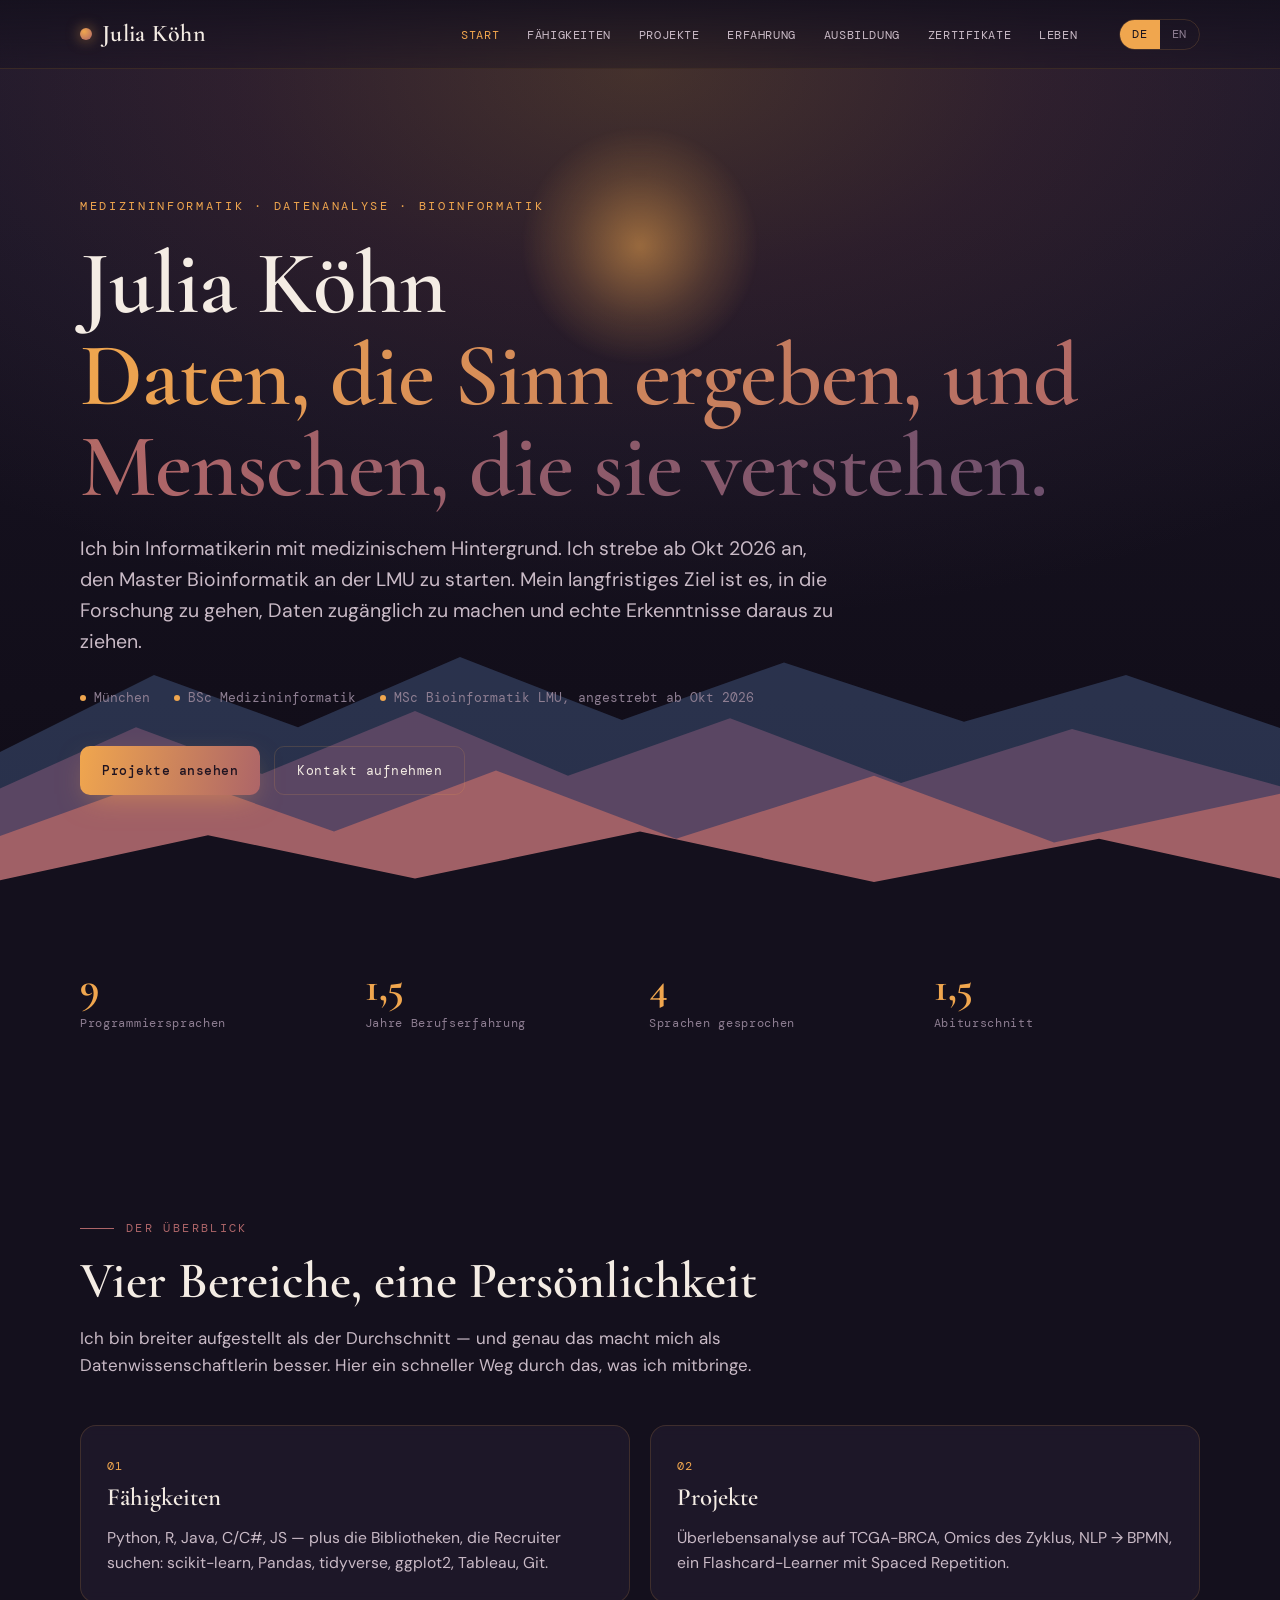
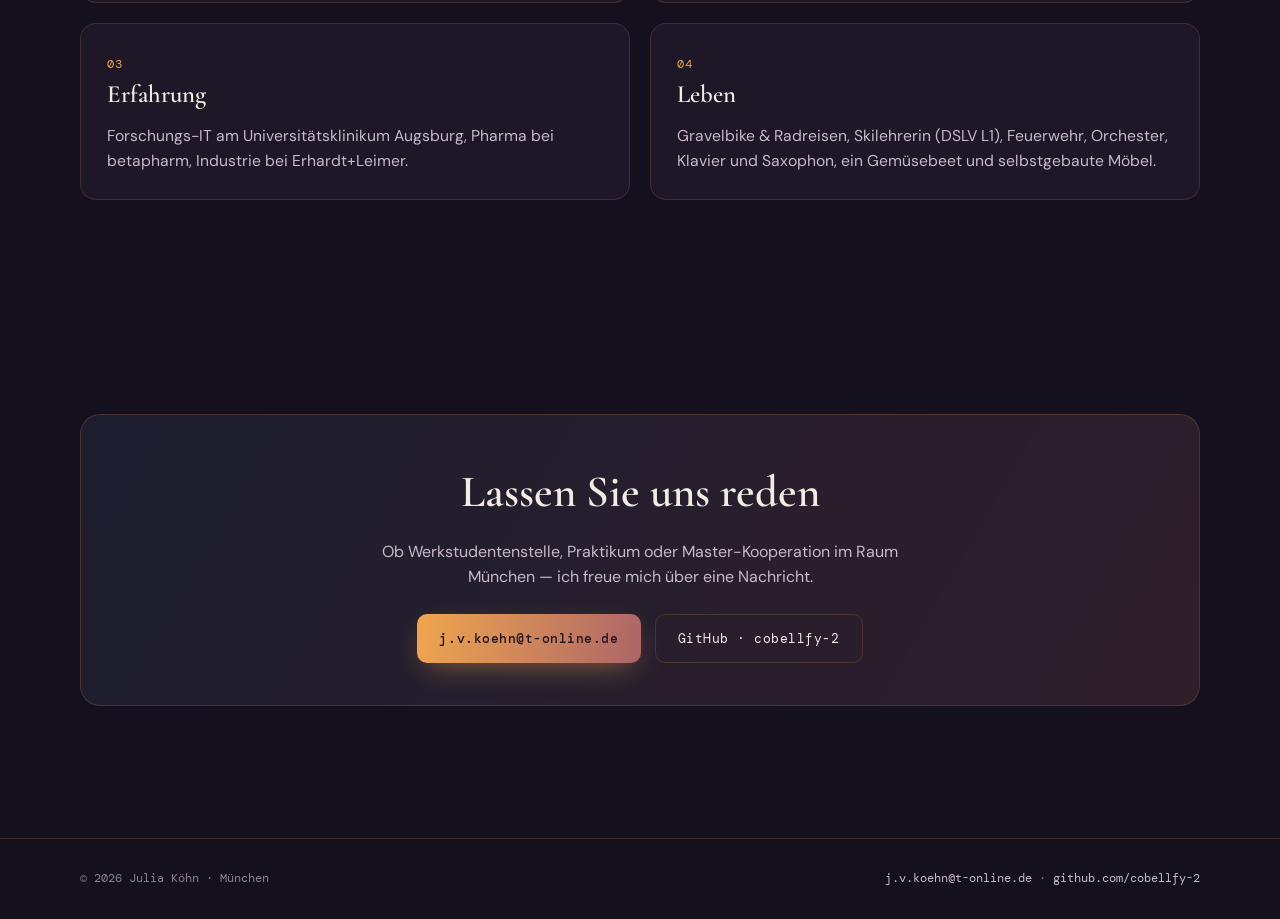
<file: index.html>
<!DOCTYPE html>
<html lang="de">
<head>
<meta charset="utf-8">
<meta name="viewport" content="width=device-width, initial-scale=1">
<title data-de="Julia Köhn — Datenanalyse & Bioinformatik" data-en="Julia Köhn — Data Science & Bioinformatics">Julia Köhn — Datenanalyse & Bioinformatik</title>
<meta name="description" content="Julia Köhn — Medizininformatik, Datenanalyse, Bioinformatik. Portfolio."> <!--TODO-->
<link rel="preconnect" href="https://fonts.googleapis.com">
<link rel="preconnect" href="https://fonts.gstatic.com" crossorigin>
<link href="https://fonts.googleapis.com/css2?family=Cormorant+Garamond:wght@500;600;700&family=DM+Mono:wght@400;500&family=DM+Sans:opsz,wght@9..40,400;9..40,500;9..40,600&display=swap" rel="stylesheet">
<link rel="stylesheet" href="assets/style.css">
</head>
<body>

<div class="sky"><div class="sun"></div></div>
<div class="stars"></div>
<svg class="ranges" viewBox="0 0 1440 460" preserveAspectRatio="xMidYMax slice" xmlns="http://www.w3.org/2000/svg">
  <path d="M0 300 L180 210 L340 268 L520 190 L700 260 L880 196 L1080 262 L1260 210 L1440 272 L1440 460 L0 460 Z" fill="#3F5177" opacity="0.55"/>
  <path d="M0 340 L160 268 L300 320 L470 250 L640 322 L820 258 L1010 330 L1200 270 L1440 336 L1440 460 L0 460 Z" fill="#6E506D" opacity="0.72"/>
  <path d="M0 392 L200 320 L380 384 L560 316 L760 392 L980 322 L1180 396 L1440 340 L1440 460 L0 460 Z" fill="#AD6568" opacity="0.85"/>
  <path d="M0 440 L240 388 L470 436 L720 384 L980 440 L1230 392 L1440 438 L1440 460 L0 460 Z" fill="#14101d"/>
</svg>

<header class="nav">
  <div class="nav-inner">
    <a class="brand" href="index.html"><span class="dot"></span>Julia&nbsp;Köhn</a>
    <button class="burger" aria-label="Menu">☰</button>
    <ul class="nav-links">
      <li><a href="index.html" class="active" data-de="Start" data-en="Home">Start</a></li>
      <li><a href="skills.html" data-de="Fähigkeiten" data-en="Skills">Fähigkeiten</a></li>
      <li><a href="projects.html" data-de="Projekte" data-en="Projects">Projekte</a></li>
      <li><a href="experience.html" data-de="Erfahrung" data-en="Experience">Erfahrung</a></li>
      <li><a href="education.html" data-de="Ausbildung" data-en="Education">Ausbildung</a></li>
      <li><a href="certificates.html" data-de="Zertifikate" data-en="Certificates">Zertifikate</a></li>
      <li><a href="life.html" data-de="Leben" data-en="Life">Leben</a></li>
    </ul>
    <div class="lang-toggle" role="group" aria-label="Language">
      <button data-lang="de" class="on">DE</button>
      <button data-lang="en">EN</button>
    </div>
  </div>
</header>

<main class="wrap">

  <section class="hero">
    <p class="eyebrow reveal" data-de="Medizininformatik · Datenanalyse · Bioinformatik" data-en="Medical Informatics · Data Science · Bioinformatics">Medizininformatik · Datenanalyse · Bioinformatik</p>
    <h1 class="reveal d1">Julia Köhn<br><span class="accent" data-de="Daten, die Sinn ergeben, und Menschen, die sie verstehen." data-en="data that make sense — and people who understand them.">Daten, die Sinn ergeben, und Menschen, die sie verstehen.</span></h1>
    <p class="sub reveal d2" data-de="Ich bin Informatikerin mit medizinischem Hintergrund. Ich strebe ab Okt 2026 an, den Master Bioinformatik an der LMU zu starten. Mein langfristiges Ziel ist es, in die Forschung zu gehen, Daten zugänglich zu machen und echte Erkenntnisse daraus zu ziehen." data-en="I'm a computer scientist with a medical background. From Oct 2026, I'm aiming to start a Master's in Bioinformatics at LMU Munich. My long-term goal is to move into research, making data accessible and turning it into real insight.">Ich bin Informatikerin mit medizinischem Hintergrund. Ich strebe ab Okt 2026 an, den Master Bioinformatik an der LMU zu starten. Mein langfristiges Ziel ist es, in die Forschung zu gehen, Daten zugänglich zu machen und echte Erkenntnisse daraus zu ziehen.</p>
    <div class="meta reveal d3">
      <span data-de="München" data-en="Munich">München</span>
      <span data-de="BSc Medizininformatik" data-en="BSc Medical Informatics">BSc Medizininformatik</span>
      <span data-de="MSc Bioinformatik LMU, angestrebt ab Okt 2026" data-en="MSc Bioinformatics LMU, from Oct 2026">MSc Bioinformatik LMU, ab Okt 2026</span>
    </div>
    <div class="cta-row reveal d4">
      <a class="btn primary" href="projects.html" data-de="Projekte ansehen" data-en="View projects">Projekte ansehen</a>
      <a class="btn ghost" href="mailto:j.v.koehn@t-online.de" data-de="Kontakt aufnehmen" data-en="Get in touch">Kontakt aufnehmen</a>
    </div>
  </section>

  <section>
    <div class="facts">
      
      <div class="fact reveal d1"><b>9</b><span data-de="Programmiersprachen" data-en="programming languages">Programmiersprachen</span></div>
      <div class="fact reveal d2"><b>1,5</b><span data-de="Jahre Berufserfahrung" data-en="years of work experience">Berufserfahrung</span></div>
      <div class="fact reveal"><b>4</b><span data-de="Sprachen gesprochen" data-en="languages spoken">Sprachen gesprochen</span></div>
      <div class="fact reveal d3"><b>1,5</b><span data-de="Abiturschnitt" data-en="high-school GPA">Abiturschnitt</span></div>
    </div>
  </section>

  <section>
    <div class="sec-head reveal">
      <p class="kicker" data-de="Der Überblick" data-en="At a glance">Der Überblick</p>
      <h2 data-de="Vier Bereiche, eine Persönlichkeit" data-en="Four areas, one personality">Vier Bereiche, eine Persönlichkeit</h2>
      <p data-de="Ich bin breiter aufgestellt als der Durchschnitt — und genau das macht mich als Datenwissenschaftlerin besser. Hier ein schneller Weg durch das, was ich mitbringe." data-en="I'm more broadly positioned than most — and that's exactly what makes me a better data scientist. A quick way through what I bring.">Ich bin breiter aufgestellt als der Durchschnitt — und genau das macht mich als Datenwissenschaftlerin besser. Hier ein schneller Weg durch das, was ich mitbringe.</p>
    </div>
    <div class="grid g-2">
      <a class="card reveal" href="skills.html" style="text-decoration:none;color:inherit;display:block">
        <span class="num">01</span>
        <h3 data-de="Fähigkeiten" data-en="Skills">Fähigkeiten</h3>
        <p data-de="Python, R, Java, C/C#, JS — plus die Bibliotheken, die Recruiter suchen: scikit-learn, Pandas, tidyverse, ggplot2, Tableau, Git." data-en="Python, R, Java, C/C#, JS — plus the libraries recruiters look for: scikit-learn, Pandas, tidyverse, ggplot2, Tableau, Git.">Python, R, Java, C/C#, JS — plus die Bibliotheken, die Recruiter suchen: scikit-learn, Pandas, tidyverse, ggplot2, Tableau, Git.</p>
      </a>
      <a class="card reveal d1" href="projects.html" style="text-decoration:none;color:inherit;display:block">
        <span class="num">02</span>
        <h3 data-de="Projekte" data-en="Projects">Projekte</h3>
        <p data-de="Überlebensanalyse auf TCGA-BRCA, Omics des Zyklus, NLP → BPMN, ein Flashcard-Learner mit Spaced Repetition." data-en="Survival analysis on TCGA-BRCA, cycle omics, NLP → BPMN, a spaced-repetition flashcard learner.">Überlebensanalyse auf TCGA-BRCA, Omics des Zyklus, NLP → BPMN, ein Flashcard-Learner mit Spaced Repetition.</p>
      </a>
      <a class="card reveal d2" href="experience.html" style="text-decoration:none;color:inherit;display:block">
        <span class="num">03</span>
        <h3 data-de="Erfahrung" data-en="Experience">Erfahrung</h3>
        <p data-de="Forschungs-IT am Universitätsklinikum Augsburg, Pharma bei betapharm, Industrie bei Erhardt+Leimer." data-en="Research IT at Augsburg University Hospital, pharma at betapharm, industry at Erhardt+Leimer.">Forschungs-IT am Universitätsklinikum Augsburg, Pharma bei betapharm, Industrie bei Erhardt+Leimer.</p>
      </a>
      <a class="card reveal d3" href="life.html" style="text-decoration:none;color:inherit;display:block">
        <span class="num">04</span>
        <h3 data-de="Leben" data-en="Life">Leben</h3>
        <p data-de="Gravelbike & Radreisen, Skilehrerin (DSLV L1), Feuerwehr, Orchester, Klavier und Saxophon, ein Gemüsebeet und selbstgebaute Möbel." data-en="Gravel biking & bike touring, ski instructor (DSLV L1), fire brigade, orchestra, piano and sax, a veggie bed, self-built furniture.">Gravelbike & Radreisen, Skilehrerin (DSLV L1), Feuerwehr, Orchester, Klavier und Saxophon, ein Gemüsebeet und selbstgebaute Möbel.</p>
      </a>
    </div>
  </section>

  <section>
    <div class="contact reveal">
      <h2 data-de="Lassen Sie uns reden" data-en="Let's talk">Lassen Sie uns reden</h2>
      <p data-de="Ob Werkstudentenstelle, Praktikum oder Master-Kooperation im Raum München — ich freue mich über eine Nachricht." data-en="Working-student role, internship, or a master's collaboration in the Munich area — I'd love to hear from you.">Ob Werkstudentenstelle, Praktikum oder Master-Kooperation im Raum München — ich freue mich über eine Nachricht.</p>
      <div class="row">
        <a class="btn primary" href="mailto:j.v.koehn@t-online.de">j.v.koehn@t-online.de</a>
        <a class="btn ghost" href="https://github.com/cobellfy-2" target="_blank" rel="noopener">GitHub · cobellfy-2</a>
      </div>
    </div>
  </section>

</main>

<footer class="foot">
  <div class="foot-inner">
    <span>© 2026 Julia Köhn · München</span>
    <span><a href="mailto:j.v.koehn@t-online.de">j.v.koehn@t-online.de</a> · <a href="https://github.com/cobellfy-2" target="_blank" rel="noopener">github.com/cobellfy-2</a></span>
  </div>
</footer>
<script src="assets/site.js"></script>
</body>
</html>
</file>
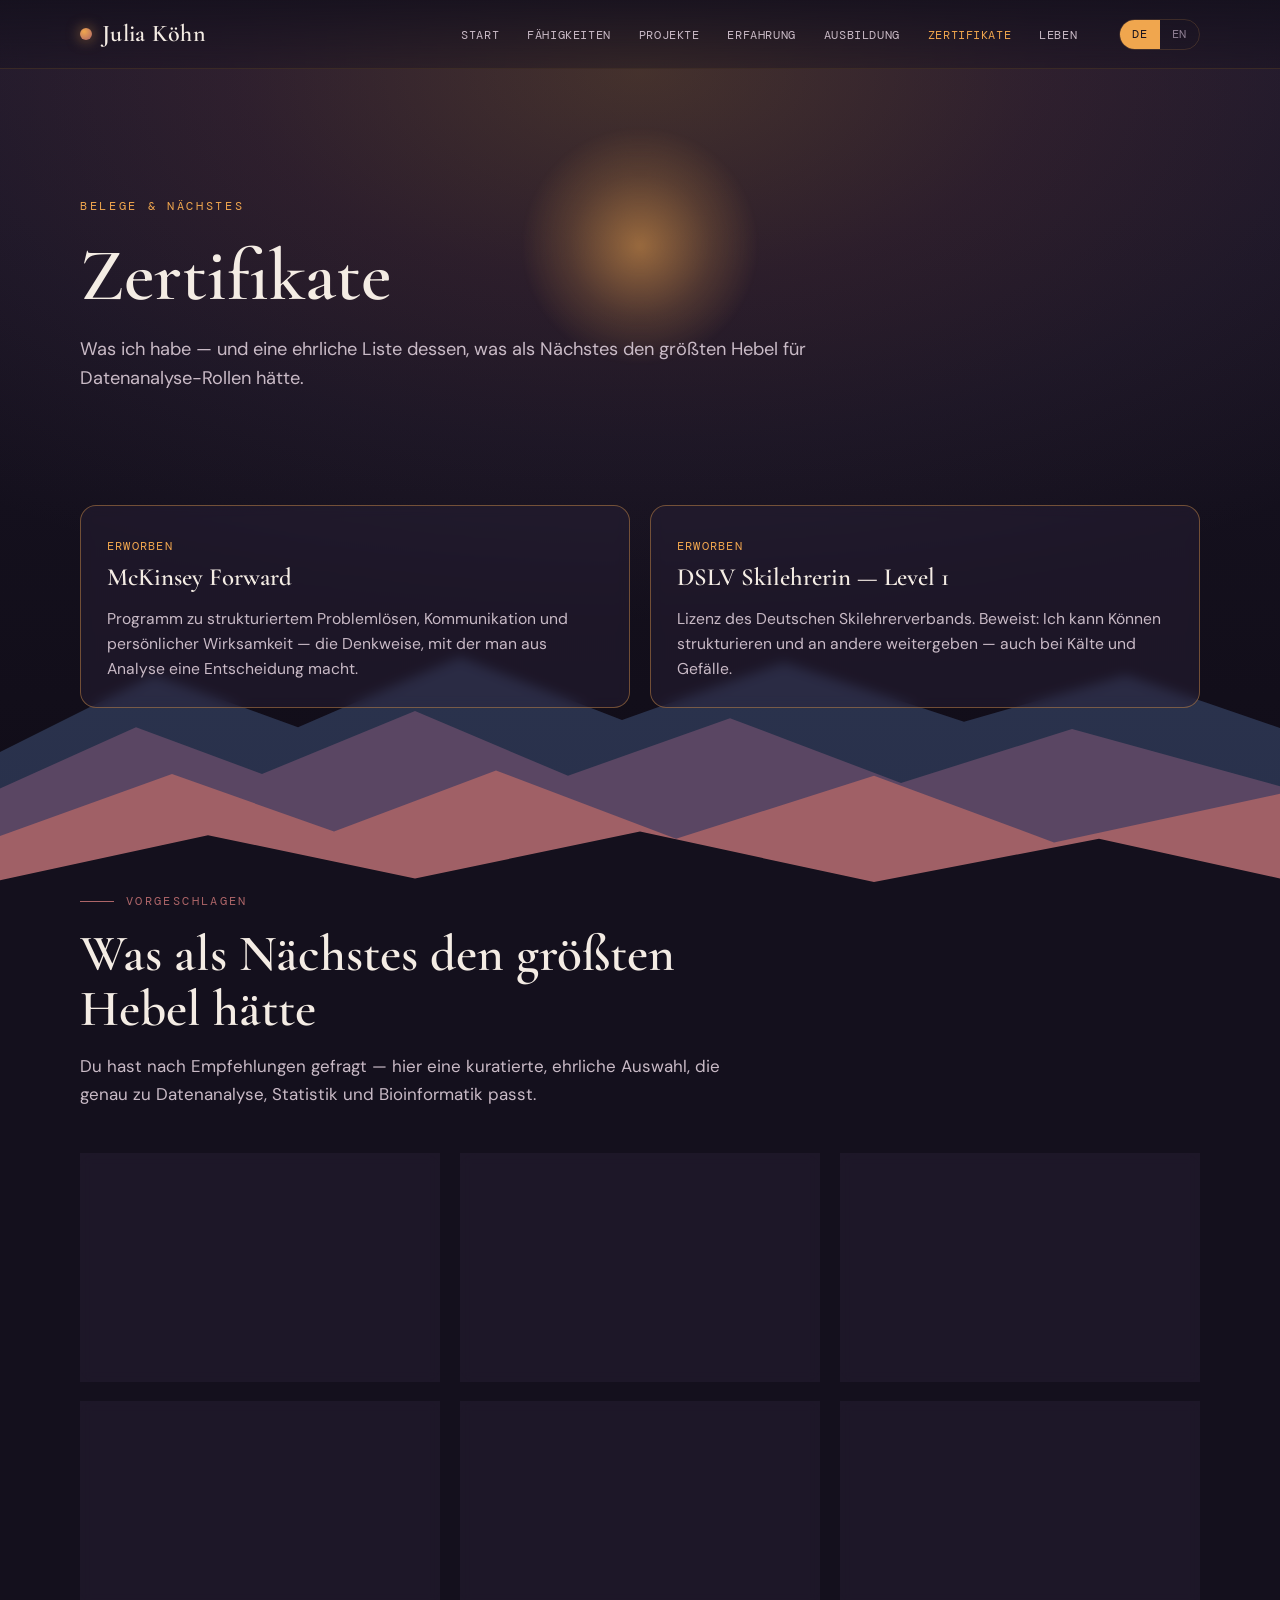
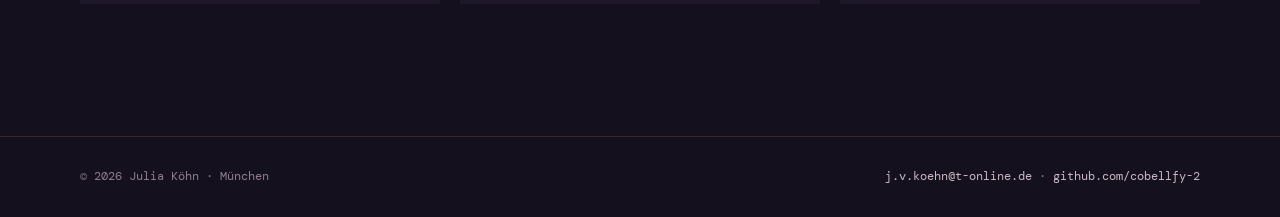
<file: certificates.html>
<!DOCTYPE html>
<html lang="de">
<head>
<meta charset="utf-8">
<meta name="viewport" content="width=device-width, initial-scale=1">
<title data-de="Julia Köhn — Zertifikate" data-en="Julia Köhn — Certificates">Julia Köhn — Zertifikate</title>
<link rel="preconnect" href="https://fonts.googleapis.com">
<link rel="preconnect" href="https://fonts.gstatic.com" crossorigin>
<link href="https://fonts.googleapis.com/css2?family=Cormorant+Garamond:wght@500;600;700&family=DM+Mono:wght@400;500&family=DM+Sans:opsz,wght@9..40,400;9..40,500;9..40,600&display=swap" rel="stylesheet">
<link rel="stylesheet" href="assets/style.css">
</head>
<body>

<div class="sky"><div class="sun"></div></div>
<div class="stars"></div>
<svg class="ranges" viewBox="0 0 1440 460" preserveAspectRatio="xMidYMax slice" xmlns="http://www.w3.org/2000/svg">
  <path d="M0 300 L180 210 L340 268 L520 190 L700 260 L880 196 L1080 262 L1260 210 L1440 272 L1440 460 L0 460 Z" fill="#3F5177" opacity="0.55"/>
  <path d="M0 340 L160 268 L300 320 L470 250 L640 322 L820 258 L1010 330 L1200 270 L1440 336 L1440 460 L0 460 Z" fill="#6E506D" opacity="0.72"/>
  <path d="M0 392 L200 320 L380 384 L560 316 L760 392 L980 322 L1180 396 L1440 340 L1440 460 L0 460 Z" fill="#AD6568" opacity="0.85"/>
  <path d="M0 440 L240 388 L470 436 L720 384 L980 440 L1230 392 L1440 438 L1440 460 L0 460 Z" fill="#14101d"/>
</svg>

<header class="nav">
  <div class="nav-inner">
    <a class="brand" href="index.html"><span class="dot"></span>Julia&nbsp;Köhn</a>
    <button class="burger" aria-label="Menu">☰</button>
    <ul class="nav-links">
      <li><a href="index.html"  data-de="Start" data-en="Home">Start</a></li>
      <li><a href="skills.html"  data-de="Fähigkeiten" data-en="Skills">Fähigkeiten</a></li>
      <li><a href="projects.html"  data-de="Projekte" data-en="Projects">Projekte</a></li>
      <li><a href="experience.html"  data-de="Erfahrung" data-en="Experience">Erfahrung</a></li>
      <li><a href="education.html"  data-de="Ausbildung" data-en="Education">Ausbildung</a></li>
      <li><a href="certificates.html" class="active" data-de="Zertifikate" data-en="Certificates">Zertifikate</a></li>
      <li><a href="life.html"  data-de="Leben" data-en="Life">Leben</a></li>
    </ul>
    <div class="lang-toggle" role="group" aria-label="Language">
      <button data-lang="de" class="on">DE</button>
      <button data-lang="en">EN</button>
    </div>
  </div>
</header>

<main class="wrap">

  <section class="page-title">
    <p class="eyebrow reveal" data-de="Belege & Nächstes" data-en="Proof & what's next">Belege &amp; Nächstes</p>
    <h1 class="reveal d1" data-de="Zertifikate" data-en="Certificates">Zertifikate</h1>
    <p class="lede reveal d2" data-de="Was ich habe — und eine ehrliche Liste dessen, was als Nächstes den größten Hebel für Datenanalyse-Rollen hätte." data-en="What I hold — plus an honest list of what would add the most leverage next for data-analysis roles.">Was ich habe — und eine ehrliche Liste dessen, was als Nächstes den größten Hebel für Datenanalyse-Rollen hätte.</p>
  </section>

  <section>
    <div class="grid g-2">
      <div class="card reveal" style="border-color:rgba(240,166,78,.4)">
        <span class="num" data-de="ERWORBEN" data-en="EARNED">ERWORBEN</span>
        <h3>McKinsey Forward</h3>
        <p data-de="Programm zu strukturiertem Problemlösen, Kommunikation und persönlicher Wirksamkeit — die Denkweise, mit der man aus Analyse eine Entscheidung macht." data-en="A programme on structured problem-solving, communication and personal effectiveness — the mindset that turns analysis into a decision.">Programm zu strukturiertem Problemlösen, Kommunikation und persönlicher Wirksamkeit — die Denkweise, mit der man aus Analyse eine Entscheidung macht.</p>
      </div>
      <div class="card reveal d1" style="border-color:rgba(240,166,78,.4)">
        <span class="num" data-de="ERWORBEN" data-en="EARNED">ERWORBEN</span>
        <h3 data-de="DSLV Skilehrerin — Level 1" data-en="DSLV Ski Instructor — Level 1">DSLV Skilehrerin — Level 1</h3>
        <p data-de="Lizenz des Deutschen Skilehrerverbands. Beweist: Ich kann Können strukturieren und an andere weitergeben — auch bei Kälte und Gefälle." data-en="Licence from the German Ski Instructors' Association. Proof that I can structure a skill and pass it on — even in cold and on a slope.">Lizenz des Deutschen Skilehrerverbands. Beweist: Ich kann Können strukturieren und an andere weitergeben — auch bei Kälte und Gefälle.</p>
      </div>
    </div>
  </section>

  <section>
    <div class="sec-head reveal">
      <p class="kicker" data-de="Vorgeschlagen" data-en="Suggested">Vorgeschlagen</p>
      <h2 data-de="Was als Nächstes den größten Hebel hätte" data-en="What would add the most leverage next">Was als Nächstes den größten Hebel hätte</h2>
      <p data-de="Du hast nach Empfehlungen gefragt — hier eine kuratierte, ehrliche Auswahl, die genau zu Datenanalyse, Statistik und Bioinformatik passt." data-en="You asked for recommendations — here's a curated, honest shortlist aimed squarely at data analysis, statistics and bioinformatics.">Du hast nach Empfehlungen gefragt — hier eine kuratierte, ehrliche Auswahl, die genau zu Datenanalyse, Statistik und Bioinformatik passt.</p>
    </div>
    <div class="grid g-3">
      <div class="card reveal">
        <span class="num">01</span>
        <h3 data-de="Google Data Analytics" data-en="Google Data Analytics">Google Data Analytics</h3>
        <p data-de="Breit anerkanntes Coursera-Zertifikat. Schnell erreichbar, gut lesbar für Recruiter, deckt SQL, R und Visualisierung ab." data-en="Widely recognised Coursera certificate. Quick to reach, recruiter-friendly, covers SQL, R and visualisation.">Breit anerkanntes Coursera-Zertifikat. Schnell erreichbar, gut lesbar für Recruiter, deckt SQL, R und Visualisierung ab.</p>
      </div>
      <div class="card reveal d1">
        <span class="num">02</span>
        <h3 data-de="Tableau Desktop Specialist" data-en="Tableau Desktop Specialist">Tableau Desktop Specialist</h3>
        <p data-de="Du nutzt Tableau bereits — das offizielle Zertifikat macht es überprüfbar und ist ein häufiges Stellenkriterium." data-en="You already use Tableau — the official credential makes it verifiable and it's a common job requirement.">Du nutzt Tableau bereits — das offizielle Zertifikat macht es überprüfbar und ist ein häufiges Stellenkriterium.</p>
      </div>
      <div class="card reveal d2">
        <span class="num">03</span>
        <h3>SQL</h3>
        <p data-de="Die eine Lücke im Werkzeugkasten. Ein SQL-Zertifikat (z.B. DataCamp/Mode) schließt sie sichtbar — fast jede Datenrolle verlangt es." data-en="The one gap in the toolkit. An SQL certificate (e.g. DataCamp/Mode) closes it visibly — nearly every data role asks for it.">Die eine Lücke im Werkzeugkasten. Ein SQL-Zertifikat (z.B. DataCamp/Mode) schließt sie sichtbar — fast jede Datenrolle verlangt es.</p>
      </div>
      <div class="card reveal">
        <span class="num">04</span>
        <h3>AWS Cloud Practitioner</h3>
        <p data-de="Einstiegszertifikat für Cloud — relevant, seit Bioinformatik-Pipelines zunehmend in der Cloud laufen." data-en="Entry-level cloud credential — relevant as bioinformatics pipelines increasingly run in the cloud.">Einstiegszertifikat für Cloud — relevant, seit Bioinformatik-Pipelines zunehmend in der Cloud laufen.</p>
      </div>
      <div class="card reveal d1">
        <span class="num">05</span>
        <h3 data-de="HSK 2 (Chinesisch)" data-en="HSK 2 (Chinese)">HSK 2 (Chinesisch)</h3>
        <p data-de="Der natürliche nächste Schritt nach HSK 1 — ein sichtbarer Beleg für dein Sprachprofil und deine Lernausdauer." data-en="The natural next step after HSK 1 — a visible marker of your language profile and learning stamina.">Der natürliche nächste Schritt nach HSK 1 — ein sichtbarer Beleg für dein Sprachprofil und deine Lernausdauer.</p>
      </div>
      <div class="card reveal d2">
        <span class="num">06</span>
        <h3 data-de="Statistik-Spezialisierung" data-en="Statistics specialisation">Statistik-Spezialisierung</h3>
        <p data-de="Z.B. „Statistics with R" (Duke) oder eine Biostatistik-Reihe — untermauert dein eigentliches Ziel mit einem formalen Nachweis." data-en="E.g. 'Statistics with R' (Duke) or a biostatistics series — backs up your actual goal with a formal credential.">Z.B. „Statistics with R" (Duke) oder eine Biostatistik-Reihe — untermauert dein eigentliches Ziel mit einem formalen Nachweis.</p>
      </div>
    </div>
  </section>

</main>

<footer class="foot">
  <div class="foot-inner">
    <span>© 2026 Julia Köhn · München</span>
    <span><a href="mailto:j.v.koehn@t-online.de">j.v.koehn@t-online.de</a> · <a href="https://github.com/cobellfy-2" target="_blank" rel="noopener">github.com/cobellfy-2</a></span>
  </div>
</footer>
<script src="assets/site.js"></script>
</body>
</html>
</file>
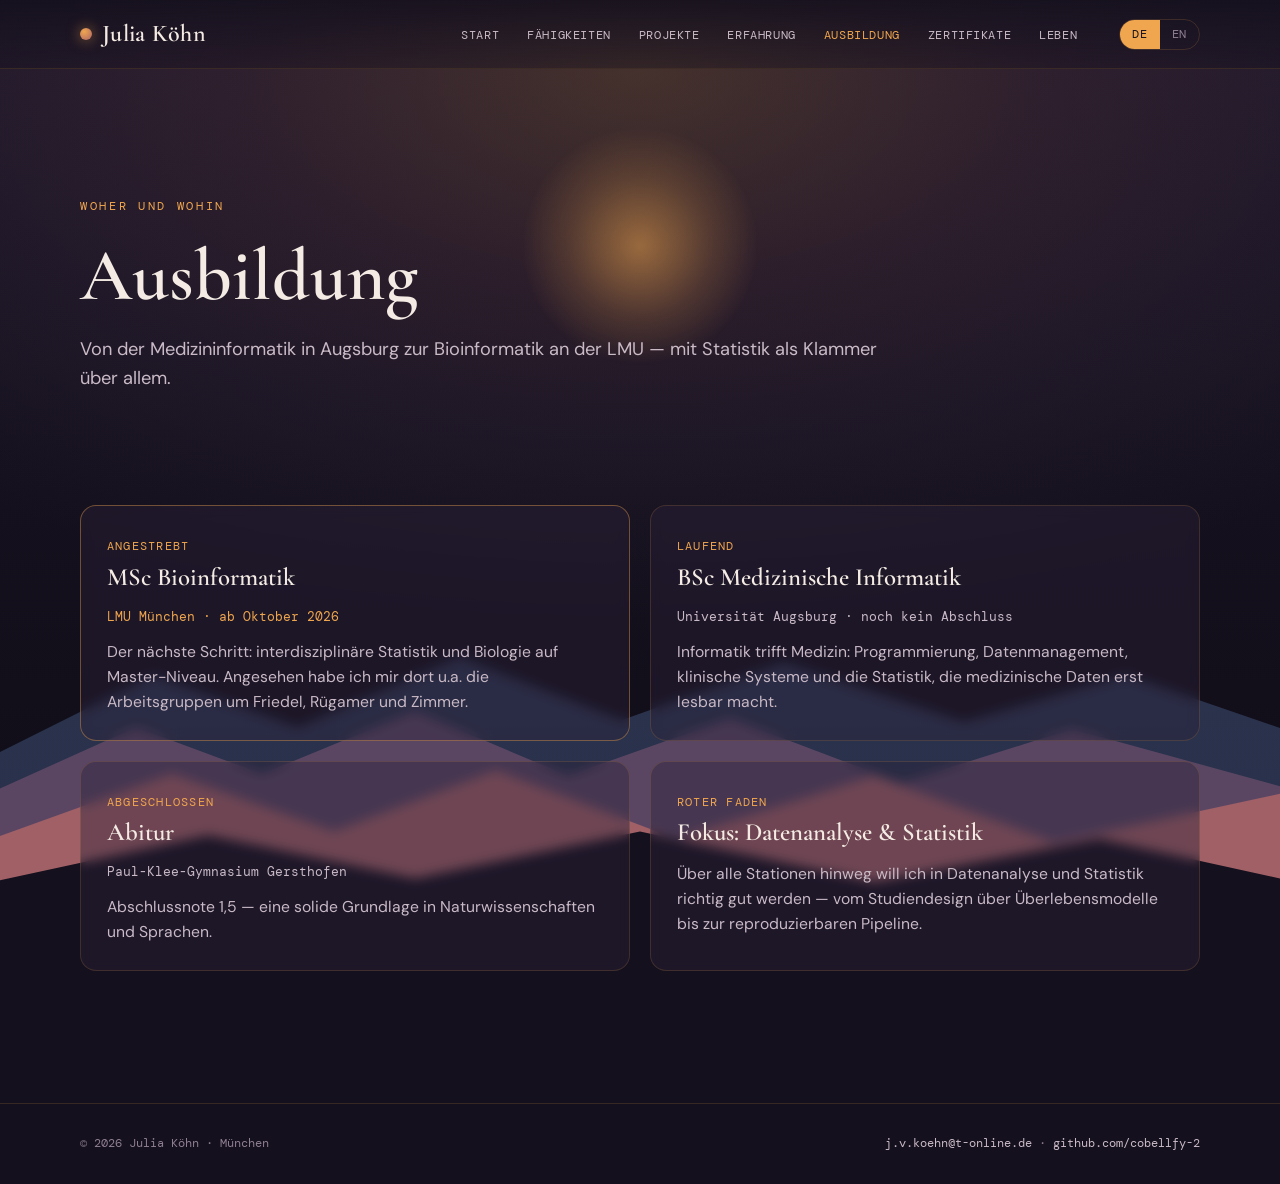
<file: education.html>
<!DOCTYPE html>
<html lang="de">
<head>
<meta charset="utf-8">
<meta name="viewport" content="width=device-width, initial-scale=1">
<title data-de="Julia Köhn — Ausbildung" data-en="Julia Köhn — Education">Julia Köhn — Ausbildung</title>
<link rel="preconnect" href="https://fonts.googleapis.com">
<link rel="preconnect" href="https://fonts.gstatic.com" crossorigin>
<link href="https://fonts.googleapis.com/css2?family=Cormorant+Garamond:wght@500;600;700&family=DM+Mono:wght@400;500&family=DM+Sans:opsz,wght@9..40,400;9..40,500;9..40,600&display=swap" rel="stylesheet">
<link rel="stylesheet" href="assets/style.css">
</head>
<body>

<div class="sky"><div class="sun"></div></div>
<div class="stars"></div>
<svg class="ranges" viewBox="0 0 1440 460" preserveAspectRatio="xMidYMax slice" xmlns="http://www.w3.org/2000/svg">
  <path d="M0 300 L180 210 L340 268 L520 190 L700 260 L880 196 L1080 262 L1260 210 L1440 272 L1440 460 L0 460 Z" fill="#3F5177" opacity="0.55"/>
  <path d="M0 340 L160 268 L300 320 L470 250 L640 322 L820 258 L1010 330 L1200 270 L1440 336 L1440 460 L0 460 Z" fill="#6E506D" opacity="0.72"/>
  <path d="M0 392 L200 320 L380 384 L560 316 L760 392 L980 322 L1180 396 L1440 340 L1440 460 L0 460 Z" fill="#AD6568" opacity="0.85"/>
  <path d="M0 440 L240 388 L470 436 L720 384 L980 440 L1230 392 L1440 438 L1440 460 L0 460 Z" fill="#14101d"/>
</svg>

<header class="nav">
  <div class="nav-inner">
    <a class="brand" href="index.html"><span class="dot"></span>Julia&nbsp;Köhn</a>
    <button class="burger" aria-label="Menu">☰</button>
    <ul class="nav-links">
      <li><a href="index.html"  data-de="Start" data-en="Home">Start</a></li>
      <li><a href="skills.html"  data-de="Fähigkeiten" data-en="Skills">Fähigkeiten</a></li>
      <li><a href="projects.html"  data-de="Projekte" data-en="Projects">Projekte</a></li>
      <li><a href="experience.html"  data-de="Erfahrung" data-en="Experience">Erfahrung</a></li>
      <li><a href="education.html" class="active" data-de="Ausbildung" data-en="Education">Ausbildung</a></li>
      <li><a href="certificates.html"  data-de="Zertifikate" data-en="Certificates">Zertifikate</a></li>
      <li><a href="life.html"  data-de="Leben" data-en="Life">Leben</a></li>
    </ul>
    <div class="lang-toggle" role="group" aria-label="Language">
      <button data-lang="de" class="on">DE</button>
      <button data-lang="en">EN</button>
    </div>
  </div>
</header>

<main class="wrap">

  <section class="page-title">
    <p class="eyebrow reveal" data-de="Woher und wohin" data-en="Where from, where to">Woher und wohin</p>
    <h1 class="reveal d1" data-de="Ausbildung" data-en="Education">Ausbildung</h1>
    <p class="lede reveal d2" data-de="Von der Medizininformatik in Augsburg zur Bioinformatik an der LMU — mit Statistik als Klammer über allem." data-en="From medical informatics in Augsburg to bioinformatics at LMU — with statistics as the binding thread.">Von der Medizininformatik in Augsburg zur Bioinformatik an der LMU — mit Statistik als Klammer über allem.</p>
  </section>

  <section>
    <div class="grid g-2">
      <div class="card reveal" style="border-color:rgba(240,166,78,.4)">
        <span class="num" data-de="ANGESTREBT" data-en="TARGET">ANGESTREBT</span>
        <h3 data-de="MSc Bioinformatik" data-en="MSc Bioinformatics">MSc Bioinformatik</h3>
        <p style="color:var(--amber);font-family:var(--mono);font-size:.82rem;margin:2px 0 12px">LMU München · <span data-de="ab Oktober 2026" data-en="from October 2026">ab Oktober 2026</span></p>
        <p data-de="Der nächste Schritt: interdisziplinäre Statistik und Biologie auf Master-Niveau. Angesehen habe ich mir dort u.a. die Arbeitsgruppen um Friedel, Rügamer und Zimmer." data-en="The next step: interdisciplinary statistics and biology at master's level. Groups I've looked into there include Friedel, Rügamer and Zimmer.">Der nächste Schritt: interdisziplinäre Statistik und Biologie auf Master-Niveau. Angesehen habe ich mir dort u.a. die Arbeitsgruppen um Friedel, Rügamer und Zimmer.</p>
      </div>
      <div class="card reveal d1">
        <span class="num" data-de="LAUFEND" data-en="IN PROGRESS">LAUFEND</span>
        <h3 data-de="BSc Medizinische Informatik" data-en="BSc Medical Informatics">BSc Medizinische Informatik</h3>
        <p style="color:var(--ink-soft);font-family:var(--mono);font-size:.82rem;margin:2px 0 12px" data-de="Universität Augsburg · noch kein Abschluss" data-en="University of Augsburg · in progress">Universität Augsburg · noch kein Abschluss</p>
        <p data-de="Informatik trifft Medizin: Programmierung, Datenmanagement, klinische Systeme und die Statistik, die medizinische Daten erst lesbar macht." data-en="Informatics meets medicine: programming, data management, clinical systems and the statistics that make medical data legible.">Informatik trifft Medizin: Programmierung, Datenmanagement, klinische Systeme und die Statistik, die medizinische Daten erst lesbar macht.</p>
      </div>
      <div class="card reveal d2">
        <span class="num" data-de="ABGESCHLOSSEN" data-en="COMPLETED">ABGESCHLOSSEN</span>
        <h3 data-de="Abitur" data-en="Abitur (high-school diploma)">Abitur</h3>
        <p style="color:var(--ink-soft);font-family:var(--mono);font-size:.82rem;margin:2px 0 12px">Paul-Klee-Gymnasium Gersthofen</p>
        <p data-de="Abschlussnote 1,5 — eine solide Grundlage in Naturwissenschaften und Sprachen." data-en="Final grade 1.5 — a solid foundation in the sciences and languages.">Abschlussnote 1,5 — eine solide Grundlage in Naturwissenschaften und Sprachen.</p>
      </div>
      <div class="card reveal d3">
        <span class="num" data-de="ROTER FADEN" data-en="THE THREAD">ROTER FADEN</span>
        <h3 data-de="Fokus: Datenanalyse & Statistik" data-en="Focus: data analysis & statistics">Fokus: Datenanalyse &amp; Statistik</h3>
        <p data-de="Über alle Stationen hinweg will ich in Datenanalyse und Statistik richtig gut werden — vom Studiendesign über Überlebensmodelle bis zur reproduzierbaren Pipeline." data-en="Across every stage, my goal is to get genuinely good at data analysis and statistics — from study design through survival models to reproducible pipelines.">Über alle Stationen hinweg will ich in Datenanalyse und Statistik richtig gut werden — vom Studiendesign über Überlebensmodelle bis zur reproduzierbaren Pipeline.</p>
      </div>
    </div>
  </section>

</main>

<footer class="foot">
  <div class="foot-inner">
    <span>© 2026 Julia Köhn · München</span>
    <span><a href="mailto:j.v.koehn@t-online.de">j.v.koehn@t-online.de</a> · <a href="https://github.com/cobellfy-2" target="_blank" rel="noopener">github.com/cobellfy-2</a></span>
  </div>
</footer>
<script src="assets/site.js"></script>
</body>
</html>
</file>
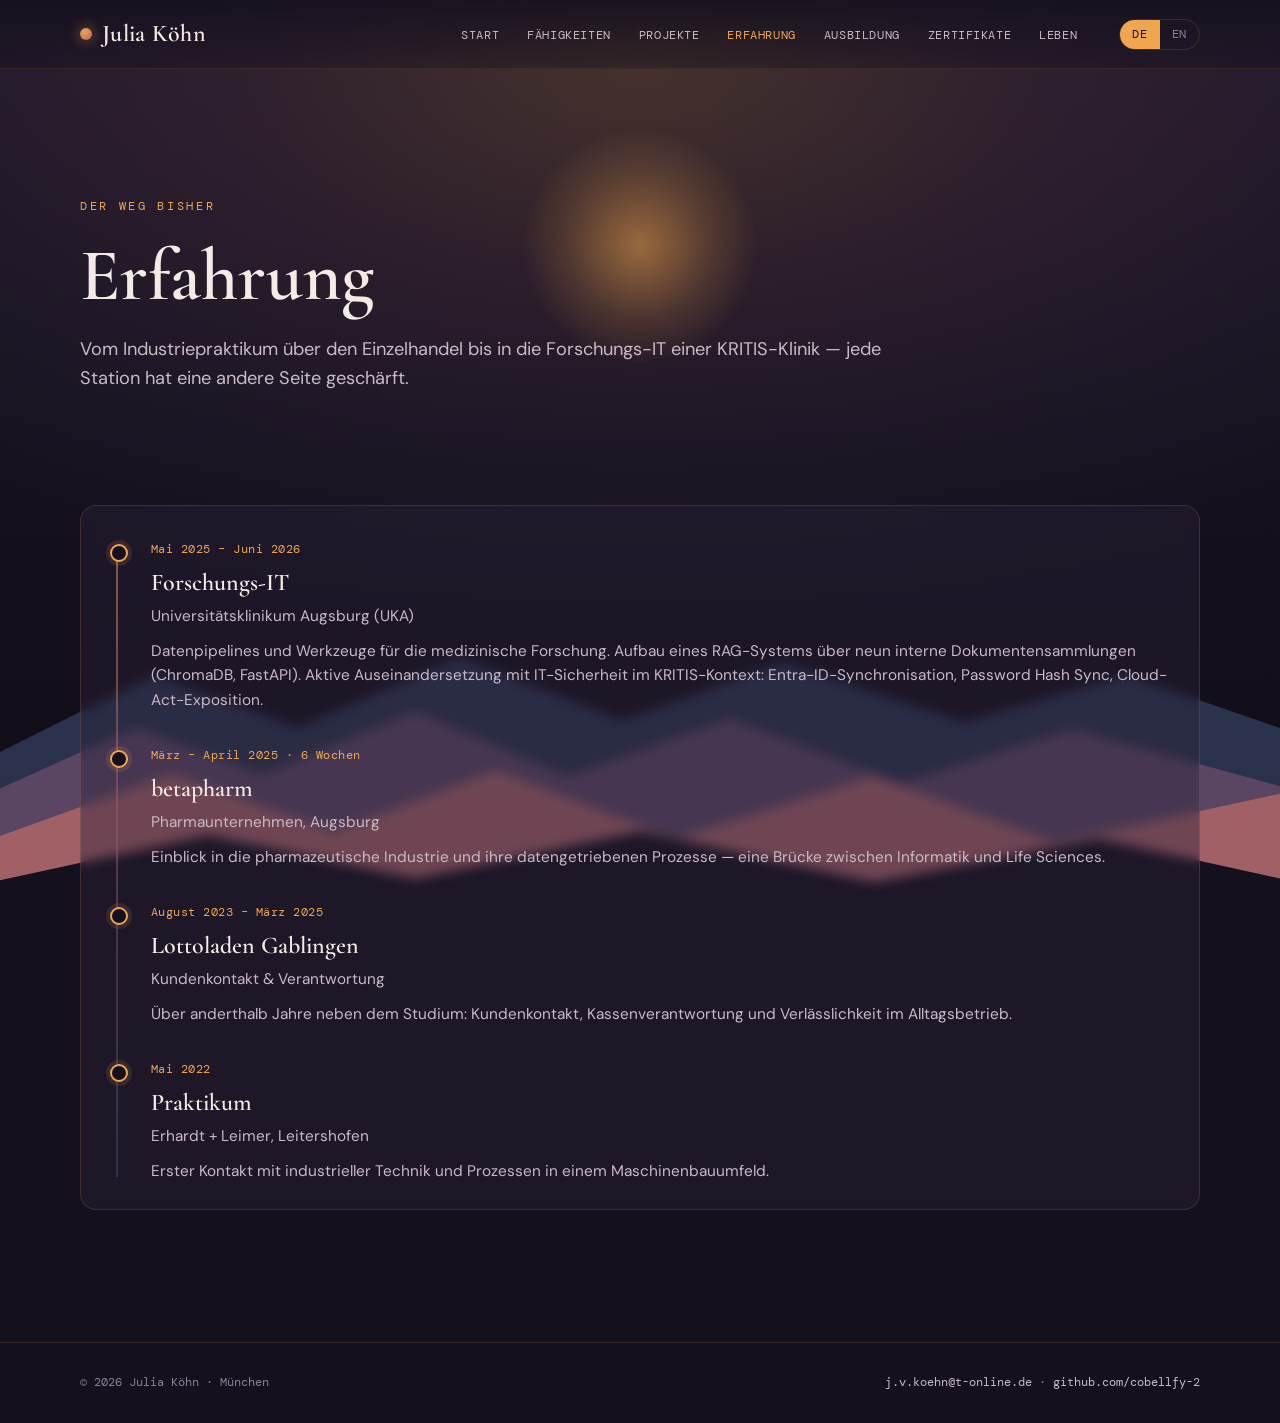
<file: experience.html>
<!DOCTYPE html>
<html lang="de">
<head>
<meta charset="utf-8">
<meta name="viewport" content="width=device-width, initial-scale=1">
<title data-de="Julia Köhn — Erfahrung" data-en="Julia Köhn — Experience">Julia Köhn — Erfahrung</title>
<link rel="preconnect" href="https://fonts.googleapis.com">
<link rel="preconnect" href="https://fonts.gstatic.com" crossorigin>
<link href="https://fonts.googleapis.com/css2?family=Cormorant+Garamond:wght@500;600;700&family=DM+Mono:wght@400;500&family=DM+Sans:opsz,wght@9..40,400;9..40,500;9..40,600&display=swap" rel="stylesheet">
<link rel="stylesheet" href="assets/style.css">
</head>
<body>

<div class="sky"><div class="sun"></div></div>
<div class="stars"></div>
<svg class="ranges" viewBox="0 0 1440 460" preserveAspectRatio="xMidYMax slice" xmlns="http://www.w3.org/2000/svg">
  <path d="M0 300 L180 210 L340 268 L520 190 L700 260 L880 196 L1080 262 L1260 210 L1440 272 L1440 460 L0 460 Z" fill="#3F5177" opacity="0.55"/>
  <path d="M0 340 L160 268 L300 320 L470 250 L640 322 L820 258 L1010 330 L1200 270 L1440 336 L1440 460 L0 460 Z" fill="#6E506D" opacity="0.72"/>
  <path d="M0 392 L200 320 L380 384 L560 316 L760 392 L980 322 L1180 396 L1440 340 L1440 460 L0 460 Z" fill="#AD6568" opacity="0.85"/>
  <path d="M0 440 L240 388 L470 436 L720 384 L980 440 L1230 392 L1440 438 L1440 460 L0 460 Z" fill="#14101d"/>
</svg>

<header class="nav">
  <div class="nav-inner">
    <a class="brand" href="index.html"><span class="dot"></span>Julia&nbsp;Köhn</a>
    <button class="burger" aria-label="Menu">☰</button>
    <ul class="nav-links">
      <li><a href="index.html"  data-de="Start" data-en="Home">Start</a></li>
      <li><a href="skills.html"  data-de="Fähigkeiten" data-en="Skills">Fähigkeiten</a></li>
      <li><a href="projects.html"  data-de="Projekte" data-en="Projects">Projekte</a></li>
      <li><a href="experience.html" class="active" data-de="Erfahrung" data-en="Experience">Erfahrung</a></li>
      <li><a href="education.html"  data-de="Ausbildung" data-en="Education">Ausbildung</a></li>
      <li><a href="certificates.html"  data-de="Zertifikate" data-en="Certificates">Zertifikate</a></li>
      <li><a href="life.html"  data-de="Leben" data-en="Life">Leben</a></li>
    </ul>
    <div class="lang-toggle" role="group" aria-label="Language">
      <button data-lang="de" class="on">DE</button>
      <button data-lang="en">EN</button>
    </div>
  </div>
</header>

<main class="wrap">

  <section class="page-title">
    <p class="eyebrow reveal" data-de="Der Weg bisher" data-en="The path so far">Der Weg bisher</p>
    <h1 class="reveal d1" data-de="Erfahrung" data-en="Experience">Erfahrung</h1>
    <p class="lede reveal d2" data-de="Vom Industriepraktikum über den Einzelhandel bis in die Forschungs-IT einer KRITIS-Klinik — jede Station hat eine andere Seite geschärft." data-en="From an industrial internship through retail to the research IT of a critical-infrastructure hospital — each stop sharpened a different side.">Vom Industriepraktikum über den Einzelhandel bis in die Forschungs-IT einer KRITIS-Klinik — jede Station hat eine andere Seite geschärft.</p>
  </section>

  <section>
    <div class="card reveal">
      <div class="timeline">

        <div class="tl-item">
          <div class="when" data-de="Mai 2025 – Juni 2026" data-en="May 2025 – Jun 2026">Mai 2025 – Juni 2026</div>
          <h3 data-de="Forschungs-IT" data-en="Research IT">Forschungs-IT</h3>
          <div class="org">Universitätsklinikum Augsburg (UKA)</div>
          <p class="body" data-de="Datenpipelines und Werkzeuge für die medizinische Forschung. Aufbau eines RAG-Systems über neun interne Dokumentensammlungen (ChromaDB, FastAPI). Aktive Auseinandersetzung mit IT-Sicherheit im KRITIS-Kontext: Entra-ID-Synchronisation, Password Hash Sync, Cloud-Act-Exposition." data-en="Data pipelines and tools for medical research. Built a RAG system over nine internal document collections (ChromaDB, FastAPI). Actively engaged with IT security in a critical-infrastructure context: Entra ID sync, Password Hash Sync, Cloud Act exposure.">Datenpipelines und Werkzeuge für die medizinische Forschung. Aufbau eines RAG-Systems über neun interne Dokumentensammlungen (ChromaDB, FastAPI). Aktive Auseinandersetzung mit IT-Sicherheit im KRITIS-Kontext: Entra-ID-Synchronisation, Password Hash Sync, Cloud-Act-Exposition.</p>
        </div>

        <div class="tl-item">
          <div class="when" data-de="März – April 2025 · 6 Wochen" data-en="Mar – Apr 2025 · 6 weeks">März – April 2025 · 6 Wochen</div>
          <h3>betapharm</h3>
          <div class="org" data-de="Pharmaunternehmen, Augsburg" data-en="Pharmaceutical company, Augsburg">Pharmaunternehmen, Augsburg</div>
          <p class="body" data-de="Einblick in die pharmazeutische Industrie und ihre datengetriebenen Prozesse — eine Brücke zwischen Informatik und Life Sciences." data-en="A look into the pharmaceutical industry and its data-driven processes — a bridge between informatics and life sciences.">Einblick in die pharmazeutische Industrie und ihre datengetriebenen Prozesse — eine Brücke zwischen Informatik und Life Sciences.</p>
        </div>

        <div class="tl-item">
          <div class="when" data-de="August 2023 – März 2025" data-en="Aug 2023 – Mar 2025">August 2023 – März 2025</div>
          <h3 data-de="Lottoladen Gablingen" data-en="Lottery shop, Gablingen">Lottoladen Gablingen</h3>
          <div class="org" data-de="Kundenkontakt & Verantwortung" data-en="Customer service & responsibility">Kundenkontakt &amp; Verantwortung</div>
          <p class="body" data-de="Über anderthalb Jahre neben dem Studium: Kundenkontakt, Kassenverantwortung und Verlässlichkeit im Alltagsbetrieb." data-en="Over eighteen months alongside my studies: customer contact, till responsibility and day-to-day reliability.">Über anderthalb Jahre neben dem Studium: Kundenkontakt, Kassenverantwortung und Verlässlichkeit im Alltagsbetrieb.</p>
        </div>

        <div class="tl-item">
          <div class="when" data-de="Mai 2022" data-en="May 2022">Mai 2022</div>
          <h3 data-de="Praktikum" data-en="Internship">Praktikum</h3>
          <div class="org">Erhardt + Leimer, Leitershofen</div>
          <p class="body" data-de="Erster Kontakt mit industrieller Technik und Prozessen in einem Maschinenbauumfeld." data-en="First contact with industrial technology and processes in an engineering environment.">Erster Kontakt mit industrieller Technik und Prozessen in einem Maschinenbauumfeld.</p>
        </div>

      </div>
    </div>
  </section>

</main>

<footer class="foot">
  <div class="foot-inner">
    <span>© 2026 Julia Köhn · München</span>
    <span><a href="mailto:j.v.koehn@t-online.de">j.v.koehn@t-online.de</a> · <a href="https://github.com/cobellfy-2" target="_blank" rel="noopener">github.com/cobellfy-2</a></span>
  </div>
</footer>
<script src="assets/site.js"></script>
</body>
</html>
</file>
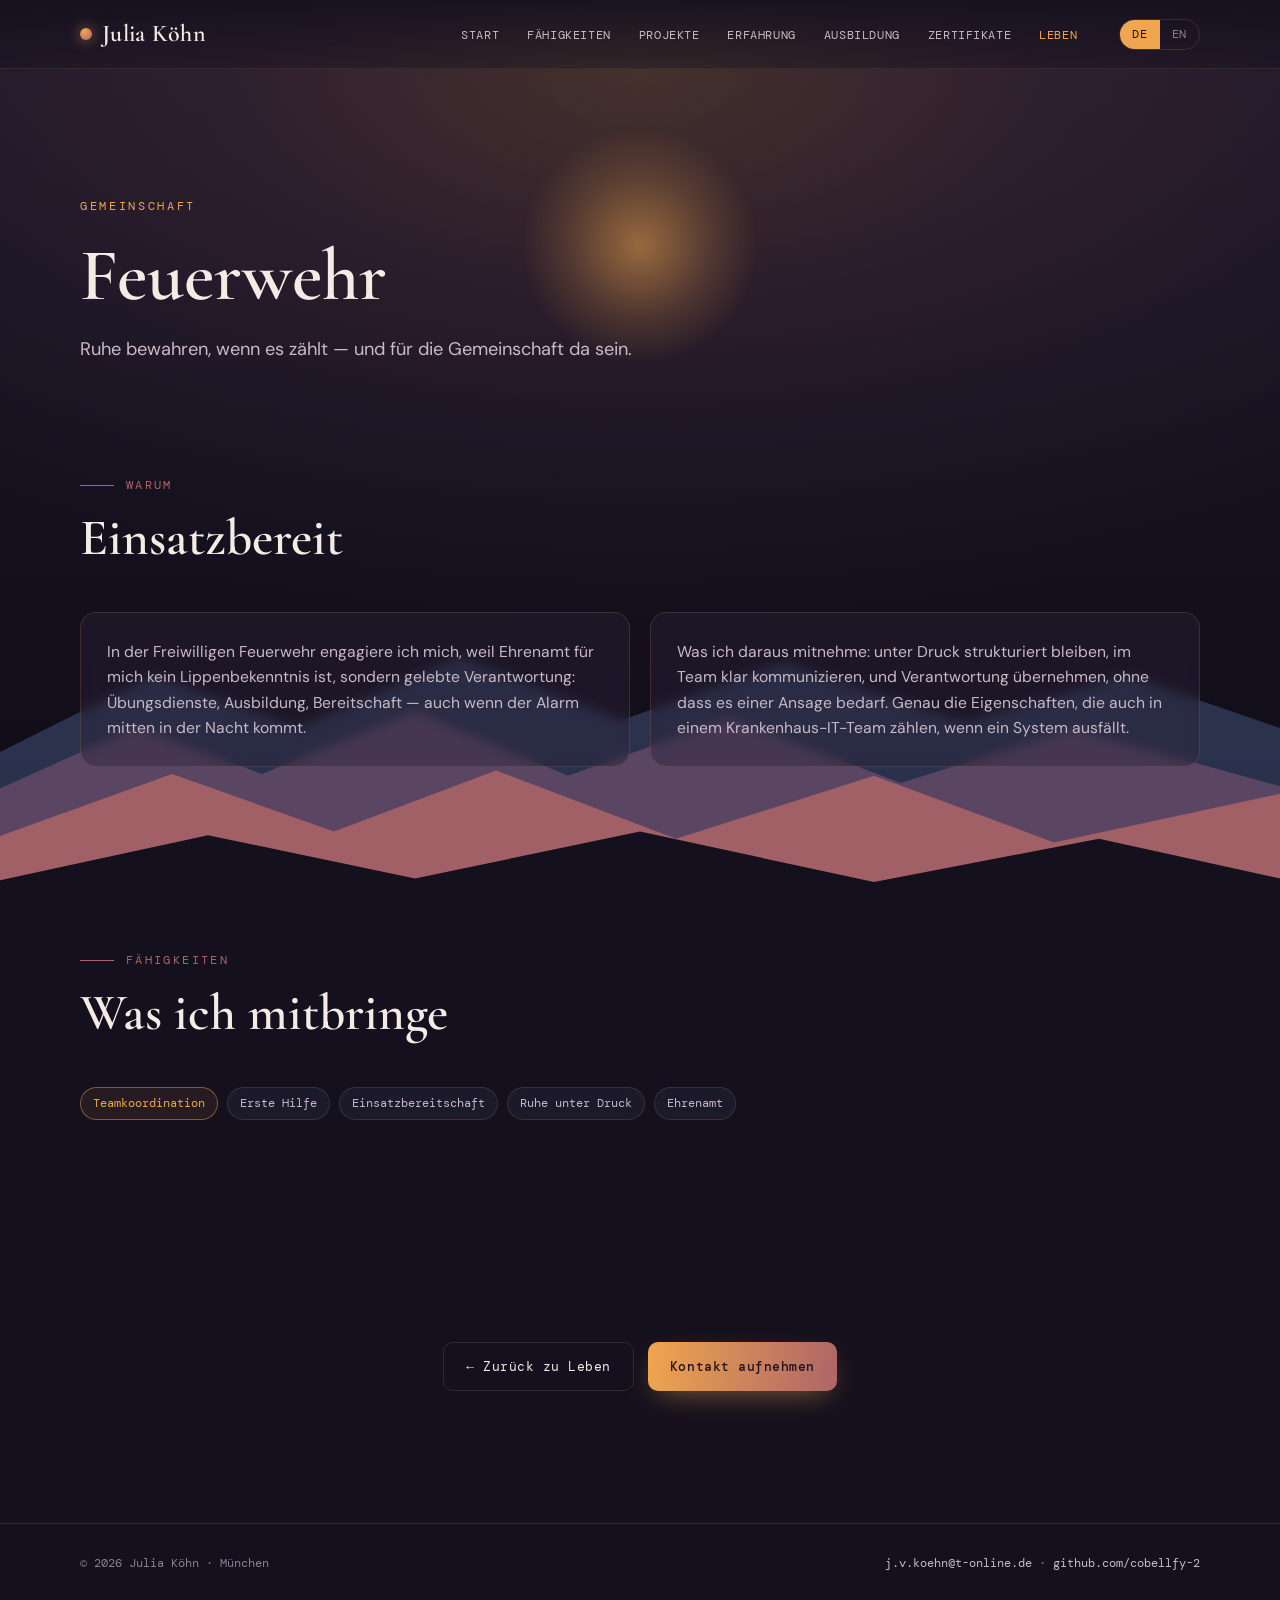
<file: feuerwehr.html>
<!DOCTYPE html>
<html lang="de">
<head>
<meta charset="utf-8">
<meta name="viewport" content="width=device-width, initial-scale=1">
<title data-de="Julia Köhn — Feuerwehr" data-en="Julia Köhn — Fire brigade">Julia Köhn — Feuerwehr</title>
<link rel="preconnect" href="https://fonts.googleapis.com">
<link rel="preconnect" href="https://fonts.gstatic.com" crossorigin>
<link href="https://fonts.googleapis.com/css2?family=Cormorant+Garamond:wght@500;600;700&family=DM+Mono:wght@400;500&family=DM+Sans:opsz,wght@9..40,400;9..40,500;9..40,600&display=swap" rel="stylesheet">
<link rel="stylesheet" href="assets/style.css">
</head>
<body>

<div class="sky"><div class="sun"></div></div>
<div class="stars"></div>
<svg class="ranges" viewBox="0 0 1440 460" preserveAspectRatio="xMidYMax slice" xmlns="http://www.w3.org/2000/svg">
  <path d="M0 300 L180 210 L340 268 L520 190 L700 260 L880 196 L1080 262 L1260 210 L1440 272 L1440 460 L0 460 Z" fill="#3F5177" opacity="0.55"/>
  <path d="M0 340 L160 268 L300 320 L470 250 L640 322 L820 258 L1010 330 L1200 270 L1440 336 L1440 460 L0 460 Z" fill="#6E506D" opacity="0.72"/>
  <path d="M0 392 L200 320 L380 384 L560 316 L760 392 L980 322 L1180 396 L1440 340 L1440 460 L0 460 Z" fill="#AD6568" opacity="0.85"/>
  <path d="M0 440 L240 388 L470 436 L720 384 L980 440 L1230 392 L1440 438 L1440 460 L0 460 Z" fill="#14101d"/>
</svg>

<header class="nav">
  <div class="nav-inner">
    <a class="brand" href="index.html"><span class="dot"></span>Julia&nbsp;Köhn</a>
    <button class="burger" aria-label="Menu">☰</button>
    <ul class="nav-links">
      <li><a href="index.html" data-de="Start" data-en="Home">Start</a></li>
      <li><a href="skills.html" data-de="Fähigkeiten" data-en="Skills">Fähigkeiten</a></li>
      <li><a href="projects.html" data-de="Projekte" data-en="Projects">Projekte</a></li>
      <li><a href="experience.html" data-de="Erfahrung" data-en="Experience">Erfahrung</a></li>
      <li><a href="education.html" data-de="Ausbildung" data-en="Education">Ausbildung</a></li>
      <li><a href="certificates.html" data-de="Zertifikate" data-en="Certificates">Zertifikate</a></li>
      <li><a href="life.html" class="active" data-de="Leben" data-en="Life">Leben</a></li>
    </ul>
    <div class="lang-toggle" role="group" aria-label="Language">
      <button data-lang="de" class="on">DE</button>
      <button data-lang="en">EN</button>
    </div>
  </div>
</header>

<main class="wrap">

  <section class="page-title">
    <p class="eyebrow reveal" data-de="Gemeinschaft" data-en="Community">Gemeinschaft</p>
    <h1 class="reveal d1" data-de="Feuerwehr" data-en="Fire brigade">Feuerwehr</h1>
    <p class="lede reveal d2" data-de="Ruhe bewahren, wenn es zählt — und für die Gemeinschaft da sein." data-en="Staying calm when it counts — and being there for the community.">Ruhe bewahren, wenn es zählt — und für die Gemeinschaft da sein.</p>
  </section>

  <section>
    <div class="sec-head reveal">
      <p class="kicker" data-de="Warum" data-en="Why">Warum</p>
      <h2 data-de="Einsatzbereit" data-en="On call">Einsatzbereit</h2>
    </div>
    <div class="grid g-2">
      <div class="card reveal">
        <p data-de="In der Freiwilligen Feuerwehr engagiere ich mich, weil Ehrenamt für mich kein Lippenbekenntnis ist, sondern gelebte Verantwortung: Übungsdienste, Ausbildung, Bereitschaft — auch wenn der Alarm mitten in der Nacht kommt." data-en="I'm active in the volunteer fire brigade because for me, volunteering isn't just talk — it's lived responsibility: training sessions, ongoing education, being on standby, even when the alarm goes off in the middle of the night.">In der Freiwilligen Feuerwehr engagiere ich mich, weil Ehrenamt für mich kein Lippenbekenntnis ist, sondern gelebte Verantwortung: Übungsdienste, Ausbildung, Bereitschaft — auch wenn der Alarm mitten in der Nacht kommt.</p>
      </div>
      <div class="card reveal d1">
        <p data-de="Was ich daraus mitnehme: unter Druck strukturiert bleiben, im Team klar kommunizieren, und Verantwortung übernehmen, ohne dass es einer Ansage bedarf. Genau die Eigenschaften, die auch in einem Krankenhaus-IT-Team zählen, wenn ein System ausfällt." data-en="What I take from it: staying structured under pressure, communicating clearly as a team, and taking responsibility without being asked twice. The same qualities that matter in a hospital IT team when a system goes down.">Was ich daraus mitnehme: unter Druck strukturiert bleiben, im Team klar kommunizieren, und Verantwortung übernehmen, ohne dass es einer Ansage bedarf. Genau die Eigenschaften, die auch in einem Krankenhaus-IT-Team zählen, wenn ein System ausfällt.</p>
      </div>
    </div>
  </section>

  <section>
    <div class="sec-head reveal">
      <p class="kicker" data-de="Fähigkeiten" data-en="Skills">Fähigkeiten</p>
      <h2 data-de="Was ich mitbringe" data-en="What I bring">Was ich mitbringe</h2>
    </div>
    <div class="chips reveal">
      <span class="chip hot" data-de="Teamkoordination" data-en="Team coordination">Teamkoordination</span>
      <span class="chip" data-de="Erste Hilfe" data-en="First aid">Erste Hilfe</span>
      <span class="chip" data-de="Einsatzbereitschaft" data-en="Readiness">Einsatzbereitschaft</span>
      <span class="chip" data-de="Ruhe unter Druck" data-en="Calm under pressure">Ruhe unter Druck</span>
      <span class="chip" data-de="Ehrenamt" data-en="Volunteering">Ehrenamt</span>
    </div>
  </section>

  <section>
    <div class="cta-row reveal" style="justify-content:center">
      <a class="btn ghost" href="life.html" data-de="← Zurück zu Leben" data-en="← Back to Life">← Zurück zu Leben</a>
      <a class="btn primary" href="mailto:j.v.koehn@t-online.de" data-de="Kontakt aufnehmen" data-en="Get in touch">Kontakt aufnehmen</a>
    </div>
  </section>

</main>

<footer class="foot">
  <div class="foot-inner">
    <span>© 2026 Julia Köhn · München</span>
    <span><a href="mailto:j.v.koehn@t-online.de">j.v.koehn@t-online.de</a> · <a href="https://github.com/cobellfy-2" target="_blank" rel="noopener">github.com/cobellfy-2</a></span>
  </div>
</footer>
<script src="assets/site.js"></script>
</body>
</html>
</file>
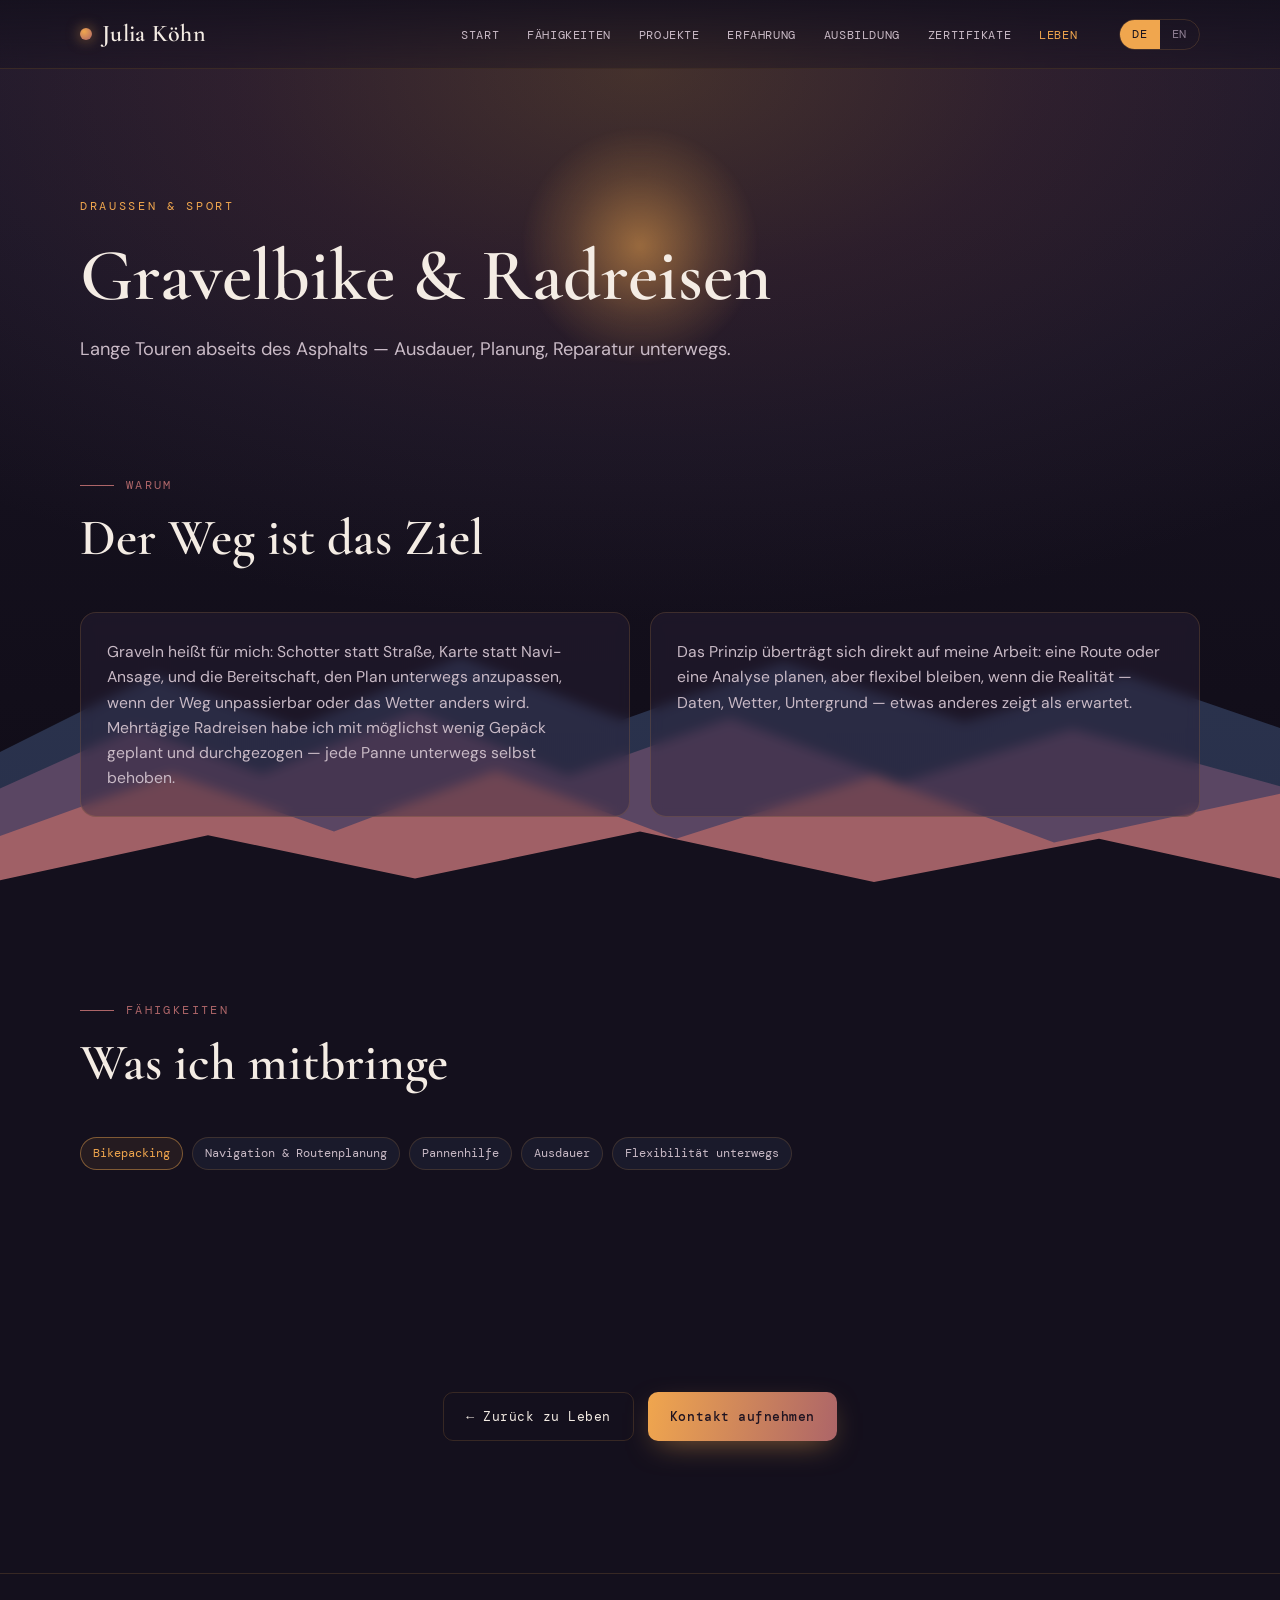
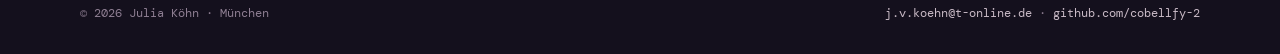
<file: graveln.html>
<!DOCTYPE html>
<html lang="de">
<head>
<meta charset="utf-8">
<meta name="viewport" content="width=device-width, initial-scale=1">
<title data-de="Julia Köhn — Graveln" data-en="Julia Köhn — Gravel biking">Julia Köhn — Graveln</title>
<link rel="preconnect" href="https://fonts.googleapis.com">
<link rel="preconnect" href="https://fonts.gstatic.com" crossorigin>
<link href="https://fonts.googleapis.com/css2?family=Cormorant+Garamond:wght@500;600;700&family=DM+Mono:wght@400;500&family=DM+Sans:opsz,wght@9..40,400;9..40,500;9..40,600&display=swap" rel="stylesheet">
<link rel="stylesheet" href="assets/style.css">
</head>
<body>

<div class="sky"><div class="sun"></div></div>
<div class="stars"></div>
<svg class="ranges" viewBox="0 0 1440 460" preserveAspectRatio="xMidYMax slice" xmlns="http://www.w3.org/2000/svg">
  <path d="M0 300 L180 210 L340 268 L520 190 L700 260 L880 196 L1080 262 L1260 210 L1440 272 L1440 460 L0 460 Z" fill="#3F5177" opacity="0.55"/>
  <path d="M0 340 L160 268 L300 320 L470 250 L640 322 L820 258 L1010 330 L1200 270 L1440 336 L1440 460 L0 460 Z" fill="#6E506D" opacity="0.72"/>
  <path d="M0 392 L200 320 L380 384 L560 316 L760 392 L980 322 L1180 396 L1440 340 L1440 460 L0 460 Z" fill="#AD6568" opacity="0.85"/>
  <path d="M0 440 L240 388 L470 436 L720 384 L980 440 L1230 392 L1440 438 L1440 460 L0 460 Z" fill="#14101d"/>
</svg>

<header class="nav">
  <div class="nav-inner">
    <a class="brand" href="index.html"><span class="dot"></span>Julia&nbsp;Köhn</a>
    <button class="burger" aria-label="Menu">☰</button>
    <ul class="nav-links">
      <li><a href="index.html" data-de="Start" data-en="Home">Start</a></li>
      <li><a href="skills.html" data-de="Fähigkeiten" data-en="Skills">Fähigkeiten</a></li>
      <li><a href="projects.html" data-de="Projekte" data-en="Projects">Projekte</a></li>
      <li><a href="experience.html" data-de="Erfahrung" data-en="Experience">Erfahrung</a></li>
      <li><a href="education.html" data-de="Ausbildung" data-en="Education">Ausbildung</a></li>
      <li><a href="certificates.html" data-de="Zertifikate" data-en="Certificates">Zertifikate</a></li>
      <li><a href="life.html" class="active" data-de="Leben" data-en="Life">Leben</a></li>
    </ul>
    <div class="lang-toggle" role="group" aria-label="Language">
      <button data-lang="de" class="on">DE</button>
      <button data-lang="en">EN</button>
    </div>
  </div>
</header>

<main class="wrap">

  <section class="page-title">
    <p class="eyebrow reveal" data-de="Draußen &amp; Sport" data-en="Outdoors &amp; sport">Draußen &amp; Sport</p>
    <h1 class="reveal d1" data-de="Gravelbike &amp; Radreisen" data-en="Gravel &amp; bike touring">Gravelbike &amp; Radreisen</h1>
    <p class="lede reveal d2" data-de="Lange Touren abseits des Asphalts — Ausdauer, Planung, Reparatur unterwegs." data-en="Long routes off the tarmac — endurance, planning, roadside repairs.">Lange Touren abseits des Asphalts — Ausdauer, Planung, Reparatur unterwegs.</p>
  </section>

  <section>
    <div class="sec-head reveal">
      <p class="kicker" data-de="Warum" data-en="Why">Warum</p>
      <h2 data-de="Der Weg ist das Ziel" data-en="The journey is the point">Der Weg ist das Ziel</h2>
    </div>
    <div class="grid g-2">
      <div class="card reveal">
        <p data-de="Graveln heißt für mich: Schotter statt Straße, Karte statt Navi-Ansage, und die Bereitschaft, den Plan unterwegs anzupassen, wenn der Weg unpassierbar oder das Wetter anders wird. Mehrtägige Radreisen habe ich mit möglichst wenig Gepäck geplant und durchgezogen — jede Panne unterwegs selbst behoben." data-en="For me, graveling means gravel over asphalt, a map over turn-by-turn navigation, and the willingness to adapt the plan mid-route when the trail is impassable or the weather turns. I've planned and ridden multi-day tours with minimal gear — fixing every mechanical on the road myself.">Graveln heißt für mich: Schotter statt Straße, Karte statt Navi-Ansage, und die Bereitschaft, den Plan unterwegs anzupassen, wenn der Weg unpassierbar oder das Wetter anders wird. Mehrtägige Radreisen habe ich mit möglichst wenig Gepäck geplant und durchgezogen — jede Panne unterwegs selbst behoben.</p>
      </div>
      <div class="card reveal d1">
        <p data-de="Das Prinzip überträgt sich direkt auf meine Arbeit: eine Route oder eine Analyse planen, aber flexibel bleiben, wenn die Realität — Daten, Wetter, Untergrund — etwas anderes zeigt als erwartet." data-en="The same principle carries straight into my work: plan a route — or an analysis — but stay flexible when reality (data, weather, terrain) shows something different than expected.">Das Prinzip überträgt sich direkt auf meine Arbeit: eine Route oder eine Analyse planen, aber flexibel bleiben, wenn die Realität — Daten, Wetter, Untergrund — etwas anderes zeigt als erwartet.</p>
      </div>
    </div>
  </section>

  <section>
    <div class="sec-head reveal">
      <p class="kicker" data-de="Fähigkeiten" data-en="Skills">Fähigkeiten</p>
      <h2 data-de="Was ich mitbringe" data-en="What I bring">Was ich mitbringe</h2>
    </div>
    <div class="chips reveal">
      <span class="chip hot" data-de="Bikepacking" data-en="Bikepacking">Bikepacking</span>
      <span class="chip" data-de="Navigation &amp; Routenplanung" data-en="Navigation &amp; route planning">Navigation &amp; Routenplanung</span>
      <span class="chip" data-de="Pannenhilfe" data-en="Roadside repairs">Pannenhilfe</span>
      <span class="chip" data-de="Ausdauer" data-en="Endurance">Ausdauer</span>
      <span class="chip" data-de="Flexibilität unterwegs" data-en="Adapting on the fly">Flexibilität unterwegs</span>
    </div>
  </section>

  <section>
    <div class="cta-row reveal" style="justify-content:center">
      <a class="btn ghost" href="life.html" data-de="← Zurück zu Leben" data-en="← Back to Life">← Zurück zu Leben</a>
      <a class="btn primary" href="mailto:j.v.koehn@t-online.de" data-de="Kontakt aufnehmen" data-en="Get in touch">Kontakt aufnehmen</a>
    </div>
  </section>

</main>

<footer class="foot">
  <div class="foot-inner">
    <span>© 2026 Julia Köhn · München</span>
    <span><a href="mailto:j.v.koehn@t-online.de">j.v.koehn@t-online.de</a> · <a href="https://github.com/cobellfy-2" target="_blank" rel="noopener">github.com/cobellfy-2</a></span>
  </div>
</footer>
<script src="assets/site.js"></script>
</body>
</html>
</file>
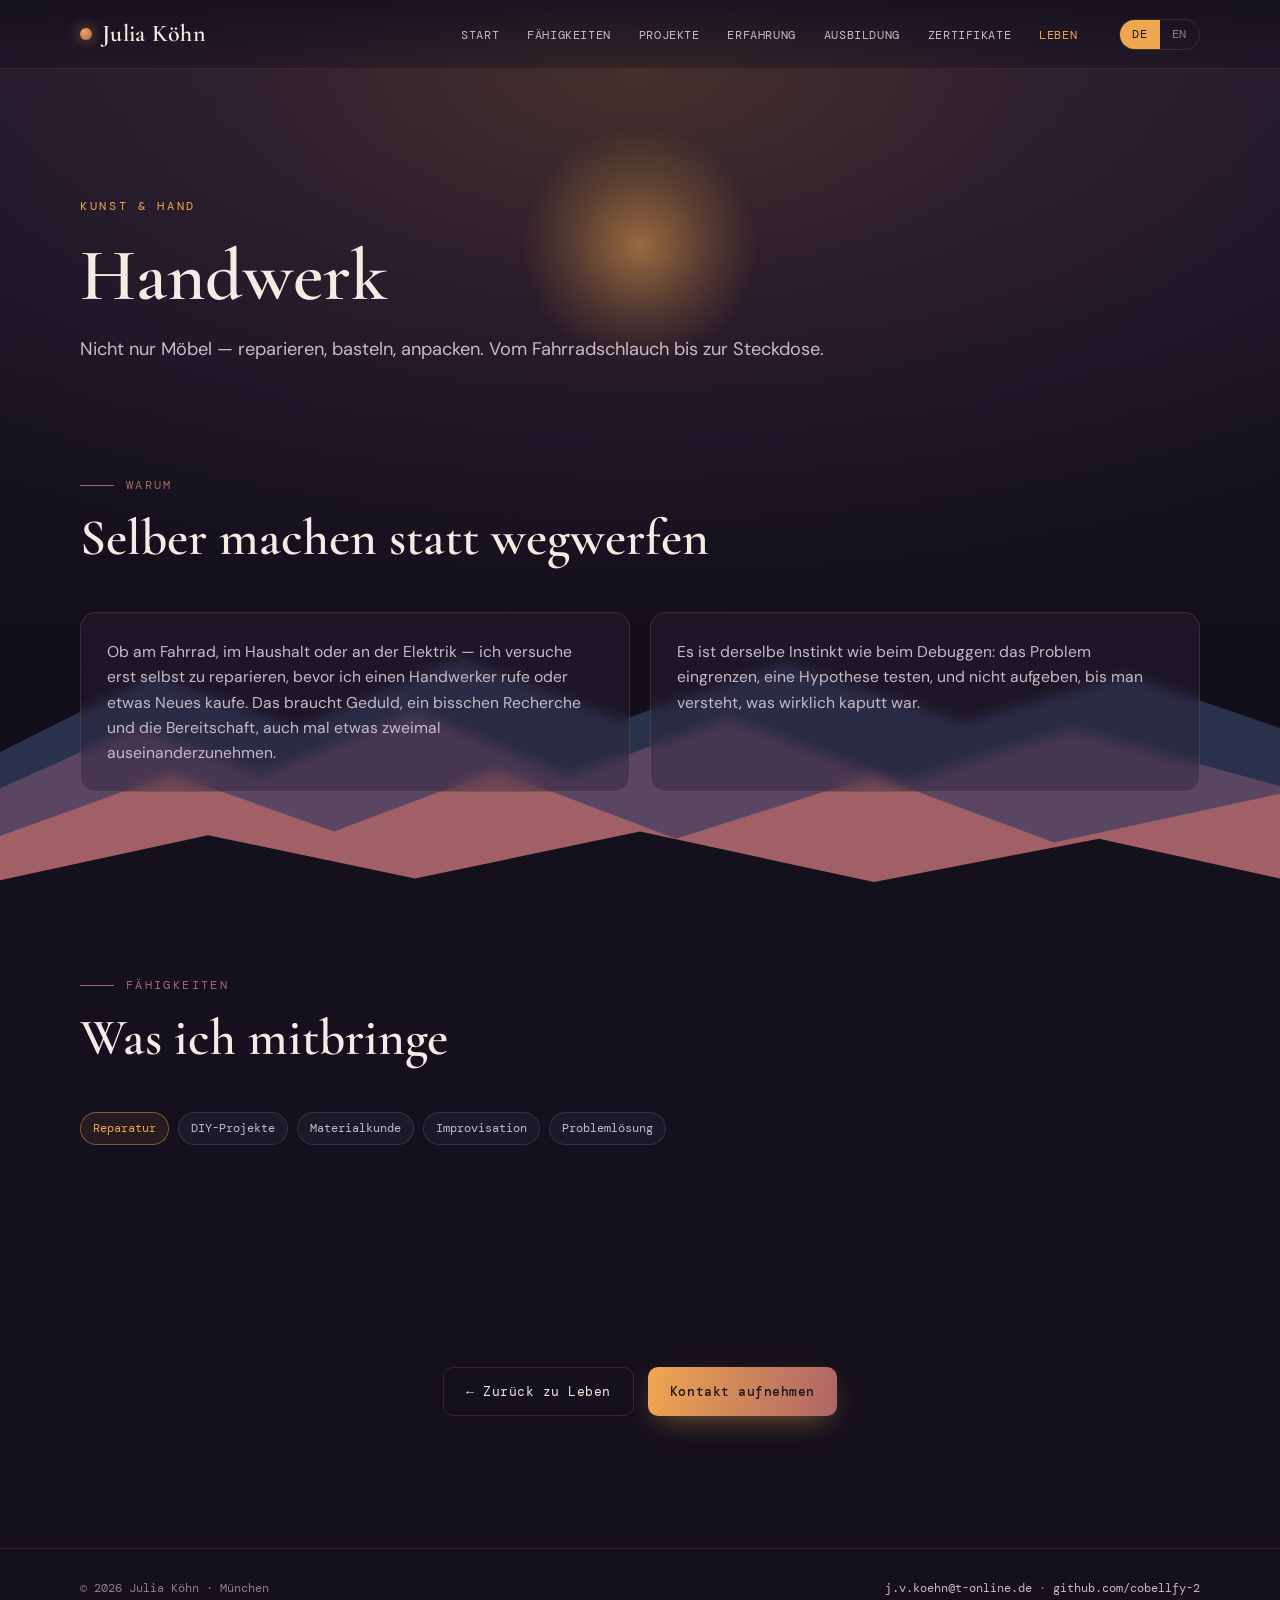
<file: handwerk.html>
<!DOCTYPE html>
<html lang="de">
<head>
<meta charset="utf-8">
<meta name="viewport" content="width=device-width, initial-scale=1">
<title data-de="Julia Köhn — Handwerk" data-en="Julia Köhn — Craft &amp; DIY">Julia Köhn — Handwerk</title>
<link rel="preconnect" href="https://fonts.googleapis.com">
<link rel="preconnect" href="https://fonts.gstatic.com" crossorigin>
<link href="https://fonts.googleapis.com/css2?family=Cormorant+Garamond:wght@500;600;700&family=DM+Mono:wght@400;500&family=DM+Sans:opsz,wght@9..40,400;9..40,500;9..40,600&display=swap" rel="stylesheet">
<link rel="stylesheet" href="assets/style.css">
</head>
<body>

<div class="sky"><div class="sun"></div></div>
<div class="stars"></div>
<svg class="ranges" viewBox="0 0 1440 460" preserveAspectRatio="xMidYMax slice" xmlns="http://www.w3.org/2000/svg">
  <path d="M0 300 L180 210 L340 268 L520 190 L700 260 L880 196 L1080 262 L1260 210 L1440 272 L1440 460 L0 460 Z" fill="#3F5177" opacity="0.55"/>
  <path d="M0 340 L160 268 L300 320 L470 250 L640 322 L820 258 L1010 330 L1200 270 L1440 336 L1440 460 L0 460 Z" fill="#6E506D" opacity="0.72"/>
  <path d="M0 392 L200 320 L380 384 L560 316 L760 392 L980 322 L1180 396 L1440 340 L1440 460 L0 460 Z" fill="#AD6568" opacity="0.85"/>
  <path d="M0 440 L240 388 L470 436 L720 384 L980 440 L1230 392 L1440 438 L1440 460 L0 460 Z" fill="#14101d"/>
</svg>

<header class="nav">
  <div class="nav-inner">
    <a class="brand" href="index.html"><span class="dot"></span>Julia&nbsp;Köhn</a>
    <button class="burger" aria-label="Menu">☰</button>
    <ul class="nav-links">
      <li><a href="index.html" data-de="Start" data-en="Home">Start</a></li>
      <li><a href="skills.html" data-de="Fähigkeiten" data-en="Skills">Fähigkeiten</a></li>
      <li><a href="projects.html" data-de="Projekte" data-en="Projects">Projekte</a></li>
      <li><a href="experience.html" data-de="Erfahrung" data-en="Experience">Erfahrung</a></li>
      <li><a href="education.html" data-de="Ausbildung" data-en="Education">Ausbildung</a></li>
      <li><a href="certificates.html" data-de="Zertifikate" data-en="Certificates">Zertifikate</a></li>
      <li><a href="life.html" class="active" data-de="Leben" data-en="Life">Leben</a></li>
    </ul>
    <div class="lang-toggle" role="group" aria-label="Language">
      <button data-lang="de" class="on">DE</button>
      <button data-lang="en">EN</button>
    </div>
  </div>
</header>

<main class="wrap">

  <section class="page-title">
    <p class="eyebrow reveal" data-de="Kunst &amp; Hand" data-en="Art &amp; craft">Kunst &amp; Hand</p>
    <h1 class="reveal d1" data-de="Handwerk" data-en="Craft &amp; DIY">Handwerk</h1>
    <p class="lede reveal d2" data-de="Nicht nur Möbel — reparieren, basteln, anpacken. Vom Fahrradschlauch bis zur Steckdose." data-en="Not just furniture — repairing, tinkering, getting hands dirty. From bike tubes to wiring.">Nicht nur Möbel — reparieren, basteln, anpacken. Vom Fahrradschlauch bis zur Steckdose.</p>
  </section>

  <section>
    <div class="sec-head reveal">
      <p class="kicker" data-de="Warum" data-en="Why">Warum</p>
      <h2 data-de="Selber machen statt wegwerfen" data-en="Fix it, don't replace it">Selber machen statt wegwerfen</h2>
    </div>
    <div class="grid g-2">
      <div class="card reveal">
        <p data-de="Ob am Fahrrad, im Haushalt oder an der Elektrik — ich versuche erst selbst zu reparieren, bevor ich einen Handwerker rufe oder etwas Neues kaufe. Das braucht Geduld, ein bisschen Recherche und die Bereitschaft, auch mal etwas zweimal auseinanderzunehmen." data-en="Whether it's a bike, something around the house, or basic wiring — I try to fix it myself before calling in a tradesperson or buying something new. It takes patience, a bit of research, and the willingness to take something apart twice if needed.">Ob am Fahrrad, im Haushalt oder an der Elektrik — ich versuche erst selbst zu reparieren, bevor ich einen Handwerker rufe oder etwas Neues kaufe. Das braucht Geduld, ein bisschen Recherche und die Bereitschaft, auch mal etwas zweimal auseinanderzunehmen.</p>
      </div>
      <div class="card reveal d1">
        <p data-de="Es ist derselbe Instinkt wie beim Debuggen: das Problem eingrenzen, eine Hypothese testen, und nicht aufgeben, bis man versteht, was wirklich kaputt war." data-en="It's the same instinct as debugging: narrow down the problem, test a hypothesis, and don't stop until you understand what was actually broken.">Es ist derselbe Instinkt wie beim Debuggen: das Problem eingrenzen, eine Hypothese testen, und nicht aufgeben, bis man versteht, was wirklich kaputt war.</p>
      </div>
    </div>
  </section>

  <section>
    <div class="sec-head reveal">
      <p class="kicker" data-de="Fähigkeiten" data-en="Skills">Fähigkeiten</p>
      <h2 data-de="Was ich mitbringe" data-en="What I bring">Was ich mitbringe</h2>
    </div>
    <div class="chips reveal">
      <span class="chip hot" data-de="Reparatur" data-en="Repair">Reparatur</span>
      <span class="chip" data-de="DIY-Projekte" data-en="DIY projects">DIY-Projekte</span>
      <span class="chip" data-de="Materialkunde" data-en="Materials know-how">Materialkunde</span>
      <span class="chip" data-de="Improvisation" data-en="Improvising">Improvisation</span>
      <span class="chip" data-de="Problemlösung" data-en="Problem-solving">Problemlösung</span>
    </div>
  </section>

  <section>
    <div class="cta-row reveal" style="justify-content:center">
      <a class="btn ghost" href="life.html" data-de="← Zurück zu Leben" data-en="← Back to Life">← Zurück zu Leben</a>
      <a class="btn primary" href="mailto:j.v.koehn@t-online.de" data-de="Kontakt aufnehmen" data-en="Get in touch">Kontakt aufnehmen</a>
    </div>
  </section>

</main>

<footer class="foot">
  <div class="foot-inner">
    <span>© 2026 Julia Köhn · München</span>
    <span><a href="mailto:j.v.koehn@t-online.de">j.v.koehn@t-online.de</a> · <a href="https://github.com/cobellfy-2" target="_blank" rel="noopener">github.com/cobellfy-2</a></span>
  </div>
</footer>
<script src="assets/site.js"></script>
</body>
</html>
</file>
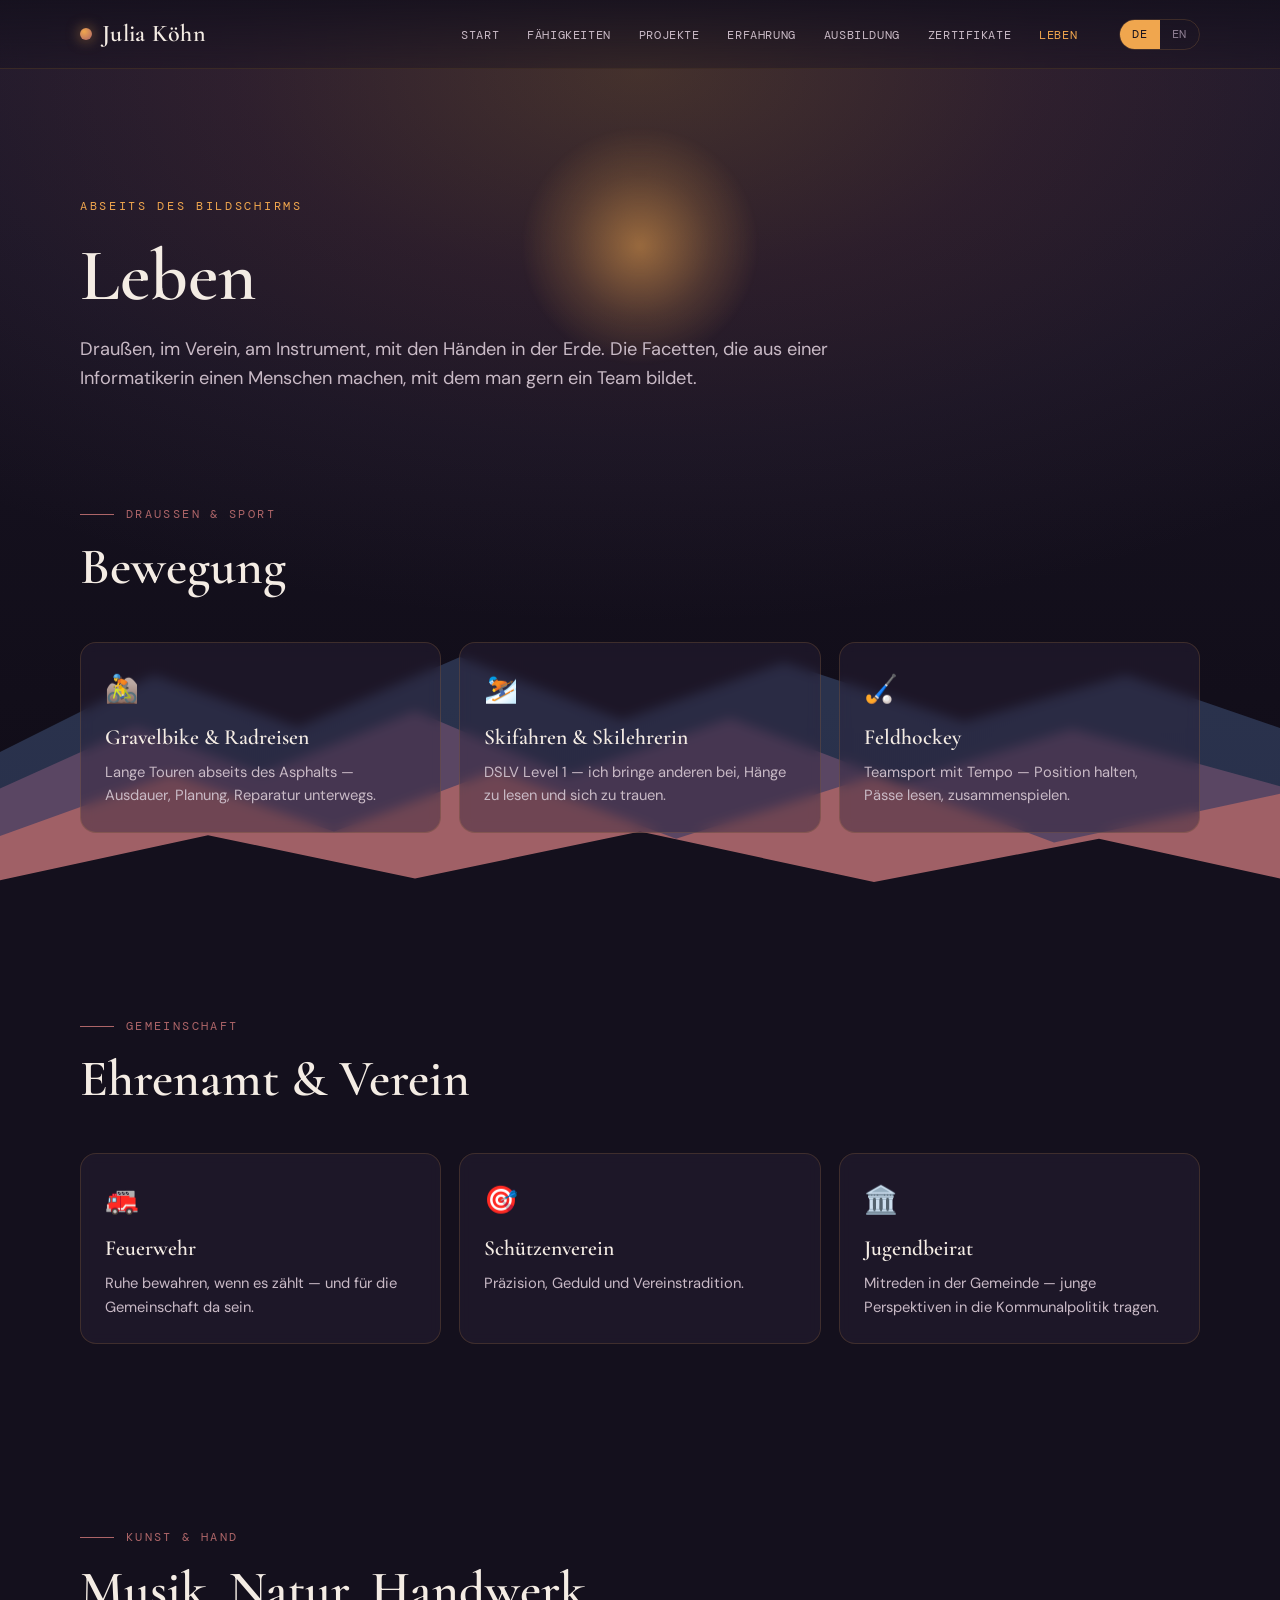
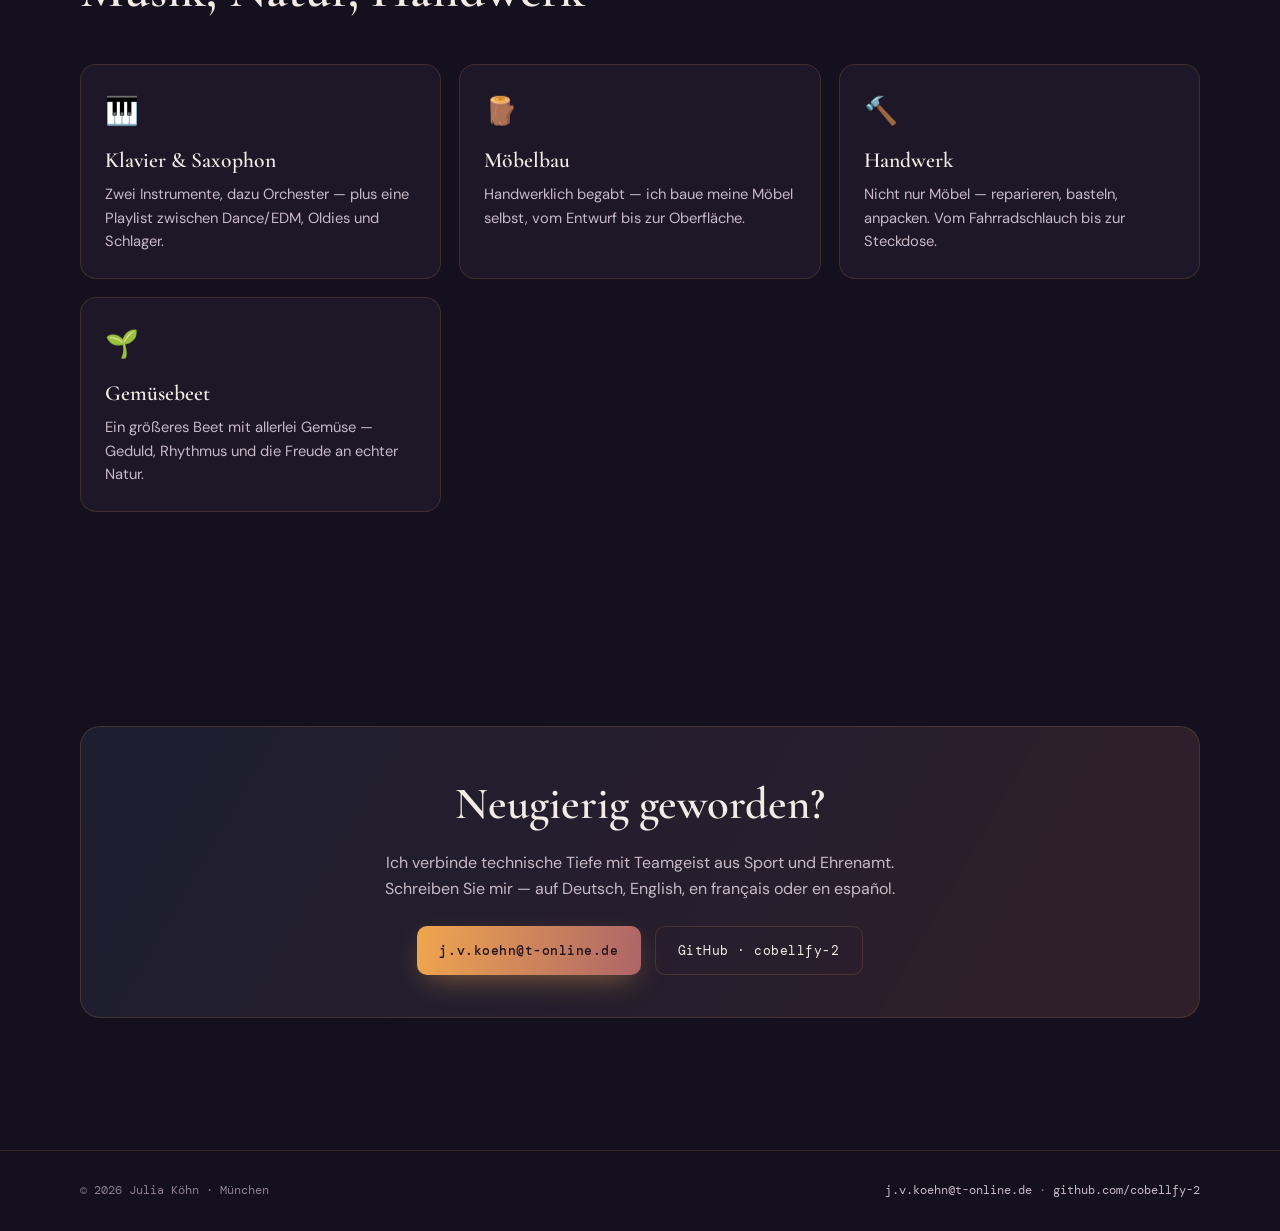
<file: life.html>
<!DOCTYPE html>
<html lang="de">
<head>
<meta charset="utf-8">
<meta name="viewport" content="width=device-width, initial-scale=1">
<title data-de="Julia Köhn — Leben" data-en="Julia Köhn — Life">Julia Köhn — Leben</title>
<link rel="preconnect" href="https://fonts.googleapis.com">
<link rel="preconnect" href="https://fonts.gstatic.com" crossorigin>
<link href="https://fonts.googleapis.com/css2?family=Cormorant+Garamond:wght@500;600;700&family=DM+Mono:wght@400;500&family=DM+Sans:opsz,wght@9..40,400;9..40,500;9..40,600&display=swap" rel="stylesheet">
<link rel="stylesheet" href="assets/style.css">
</head>
<body>

<div class="sky"><div class="sun"></div></div>
<div class="stars"></div>
<svg class="ranges" viewBox="0 0 1440 460" preserveAspectRatio="xMidYMax slice" xmlns="http://www.w3.org/2000/svg">
  <path d="M0 300 L180 210 L340 268 L520 190 L700 260 L880 196 L1080 262 L1260 210 L1440 272 L1440 460 L0 460 Z" fill="#3F5177" opacity="0.55"/>
  <path d="M0 340 L160 268 L300 320 L470 250 L640 322 L820 258 L1010 330 L1200 270 L1440 336 L1440 460 L0 460 Z" fill="#6E506D" opacity="0.72"/>
  <path d="M0 392 L200 320 L380 384 L560 316 L760 392 L980 322 L1180 396 L1440 340 L1440 460 L0 460 Z" fill="#AD6568" opacity="0.85"/>
  <path d="M0 440 L240 388 L470 436 L720 384 L980 440 L1230 392 L1440 438 L1440 460 L0 460 Z" fill="#14101d"/>
</svg>

<header class="nav">
  <div class="nav-inner">
    <a class="brand" href="index.html"><span class="dot"></span>Julia&nbsp;Köhn</a>
    <button class="burger" aria-label="Menu">☰</button>
    <ul class="nav-links">
      <li><a href="index.html"  data-de="Start" data-en="Home">Start</a></li>
      <li><a href="skills.html"  data-de="Fähigkeiten" data-en="Skills">Fähigkeiten</a></li>
      <li><a href="projects.html"  data-de="Projekte" data-en="Projects">Projekte</a></li>
      <li><a href="experience.html"  data-de="Erfahrung" data-en="Experience">Erfahrung</a></li>
      <li><a href="education.html"  data-de="Ausbildung" data-en="Education">Ausbildung</a></li>
      <li><a href="certificates.html"  data-de="Zertifikate" data-en="Certificates">Zertifikate</a></li>
      <li><a href="life.html" class="active" data-de="Leben" data-en="Life">Leben</a></li>
    </ul>
    <div class="lang-toggle" role="group" aria-label="Language">
      <button data-lang="de" class="on">DE</button>
      <button data-lang="en">EN</button>
    </div>
  </div>
</header>

<main class="wrap">

  <section class="page-title">
    <p class="eyebrow reveal" data-de="Abseits des Bildschirms" data-en="Away from the screen">Abseits des Bildschirms</p>
    <h1 class="reveal d1" data-de="Leben" data-en="Life">Leben</h1>
    <p class="lede reveal d2" data-de="Draußen, im Verein, am Instrument, mit den Händen in der Erde. Die Facetten, die aus einer Informatikerin einen Menschen machen, mit dem man gern ein Team bildet." data-en="Outdoors, in clubs, at an instrument, hands in the soil. The facets that turn an informatician into someone you'd want on your team.">Draußen, im Verein, am Instrument, mit den Händen in der Erde. Die Facetten, die aus einer Informatikerin einen Menschen machen, mit dem man gern ein Team bildet.</p>
  </section>

  <section>
    <div class="sec-head reveal">
      <p class="kicker" data-de="Draußen & Sport" data-en="Outdoors & sport">Draußen &amp; Sport</p>
      <h2 data-de="Bewegung" data-en="In motion">Bewegung</h2>
    </div>
    <div class="hobbies">
      <a class="hobby reveal" href="graveln.html" style="text-decoration:none;color:inherit;display:block"><div class="ic">🚵</div><h3 data-de="Gravelbike & Radreisen" data-en="Gravel & bike touring">Gravelbike &amp; Radreisen</h3><p data-de="Lange Touren abseits des Asphalts — Ausdauer, Planung, Reparatur unterwegs." data-en="Long routes off the tarmac — endurance, planning, roadside repairs.">Lange Touren abseits des Asphalts — Ausdauer, Planung, Reparatur unterwegs.</p></a>
      <a class="hobby reveal d1" href="skifahren.html" style="text-decoration:none;color:inherit;display:block"><div class="ic">⛷️</div><h3 data-de="Skifahren & Skilehrerin" data-en="Skiing & instructing">Skifahren &amp; Skilehrerin</h3><p data-de="DSLV Level 1 — ich bringe anderen bei, Hänge zu lesen und sich zu trauen." data-en="DSLV Level 1 — I teach others to read a slope and to trust themselves.">DSLV Level 1 — ich bringe anderen bei, Hänge zu lesen und sich zu trauen.</p></a>
      <div class="hobby reveal d2"><div class="ic">🏑</div><h3 data-de="Feldhockey" data-en="Field hockey">Feldhockey</h3><p data-de="Teamsport mit Tempo — Position halten, Pässe lesen, zusammenspielen." data-en="Fast team sport — holding position, reading passes, playing together.">Teamsport mit Tempo — Position halten, Pässe lesen, zusammenspielen.</p></div>
    </div>
  </section>

  <section>
    <div class="sec-head reveal">
      <p class="kicker" data-de="Gemeinschaft" data-en="Community">Gemeinschaft</p>
      <h2 data-de="Ehrenamt & Verein" data-en="Volunteering & clubs">Ehrenamt &amp; Verein</h2>
    </div>
    <div class="hobbies">
      <a class="hobby reveal" href="feuerwehr.html" style="text-decoration:none;color:inherit;display:block"><div class="ic">🚒</div><h3 data-de="Feuerwehr" data-en="Fire brigade">Feuerwehr</h3><p data-de="Ruhe bewahren, wenn es zählt — und für die Gemeinschaft da sein." data-en="Staying calm when it counts — and being there for the community.">Ruhe bewahren, wenn es zählt — und für die Gemeinschaft da sein.</p></a>
      <a class="hobby reveal d1" href="schuetzen.html" style="text-decoration:none;color:inherit;display:block"><div class="ic">🎯</div><h3 data-de="Schützenverein" data-en="Marksmen's club">Schützenverein</h3><p data-de="Präzision, Geduld und Vereinstradition." data-en="Precision, patience and club tradition.">Präzision, Geduld und Vereinstradition.</p></a>
      <div class="hobby reveal d2"><div class="ic">🏛️</div><h3 data-de="Jugendbeirat" data-en="Youth council">Jugendbeirat</h3><p data-de="Mitreden in der Gemeinde — junge Perspektiven in die Kommunalpolitik tragen." data-en="A voice in the municipality — bringing young perspectives into local politics.">Mitreden in der Gemeinde — junge Perspektiven in die Kommunalpolitik tragen.</p></div>
    </div>
  </section>

  <section>
    <div class="sec-head reveal">
      <p class="kicker" data-de="Kunst & Hand" data-en="Art & craft">Kunst &amp; Hand</p>
      <h2 data-de="Musik, Natur, Handwerk" data-en="Music, nature, craft">Musik, Natur, Handwerk</h2>
    </div>
    <div class="hobbies">
      <div class="hobby reveal"><div class="ic">🎹</div><h3 data-de="Klavier & Saxophon" data-en="Piano & saxophone">Klavier &amp; Saxophon</h3><p data-de="Zwei Instrumente, dazu Orchester — plus eine Playlist zwischen Dance/EDM, Oldies und Schlager." data-en="Two instruments plus orchestra — and a playlist spanning dance/EDM, oldies and Schlager.">Zwei Instrumente, dazu Orchester — plus eine Playlist zwischen Dance/EDM, Oldies und Schlager.</p></div>
      <a class="hobby reveal d1" href="moebelbau.html" style="text-decoration:none;color:inherit;display:block"><div class="ic">🪵</div><h3 data-de="Möbelbau" data-en="Furniture making">Möbelbau</h3><p data-de="Handwerklich begabt — ich baue meine Möbel selbst, vom Entwurf bis zur Oberfläche." data-en="Handy with tools — I build my own furniture, from design to finish.">Handwerklich begabt — ich baue meine Möbel selbst, vom Entwurf bis zur Oberfläche.</p></a>
      <a class="hobby reveal d2" href="handwerk.html" style="text-decoration:none;color:inherit;display:block"><div class="ic">🔨</div><h3 data-de="Handwerk" data-en="Craft & DIY">Handwerk</h3><p data-de="Nicht nur Möbel — reparieren, basteln, anpacken. Vom Fahrradschlauch bis zur Steckdose." data-en="Not just furniture — repairing, tinkering, getting hands dirty. From bike tubes to wiring.">Nicht nur Möbel — reparieren, basteln, anpacken. Vom Fahrradschlauch bis zur Steckdose.</p></a>
      <div class="hobby reveal d3"><div class="ic">🌱</div><h3 data-de="Gemüsebeet" data-en="Vegetable garden">Gemüsebeet</h3><p data-de="Ein größeres Beet mit allerlei Gemüse — Geduld, Rhythmus und die Freude an echter Natur." data-en="A sizeable bed of all sorts of vegetables — patience, rhythm and the joy of real nature.">Ein größeres Beet mit allerlei Gemüse — Geduld, Rhythmus und die Freude an echter Natur.</p></div>
    </div>
  </section>

  <section>
    <div class="contact reveal">
      <h2 data-de="Neugierig geworden?" data-en="Curious?">Neugierig geworden?</h2>
      <p data-de="Ich verbinde technische Tiefe mit Teamgeist aus Sport und Ehrenamt. Schreiben Sie mir — auf Deutsch, English, en français oder en español." data-en="I pair technical depth with the team spirit that comes from sport and volunteering. Write to me — in German, English, French or Spanish.">Ich verbinde technische Tiefe mit Teamgeist aus Sport und Ehrenamt. Schreiben Sie mir — auf Deutsch, English, en français oder en español.</p>
      <div class="row">
        <a class="btn primary" href="mailto:j.v.koehn@t-online.de">j.v.koehn@t-online.de</a>
        <a class="btn ghost" href="https://github.com/cobellfy-2" target="_blank" rel="noopener">GitHub · cobellfy-2</a>
      </div>
    </div>
  </section>

</main>

<footer class="foot">
  <div class="foot-inner">
    <span>© 2026 Julia Köhn · München</span>
    <span><a href="mailto:j.v.koehn@t-online.de">j.v.koehn@t-online.de</a> · <a href="https://github.com/cobellfy-2" target="_blank" rel="noopener">github.com/cobellfy-2</a></span>
  </div>
</footer>
<script src="assets/site.js"></script>
</body>
</html>
</file>
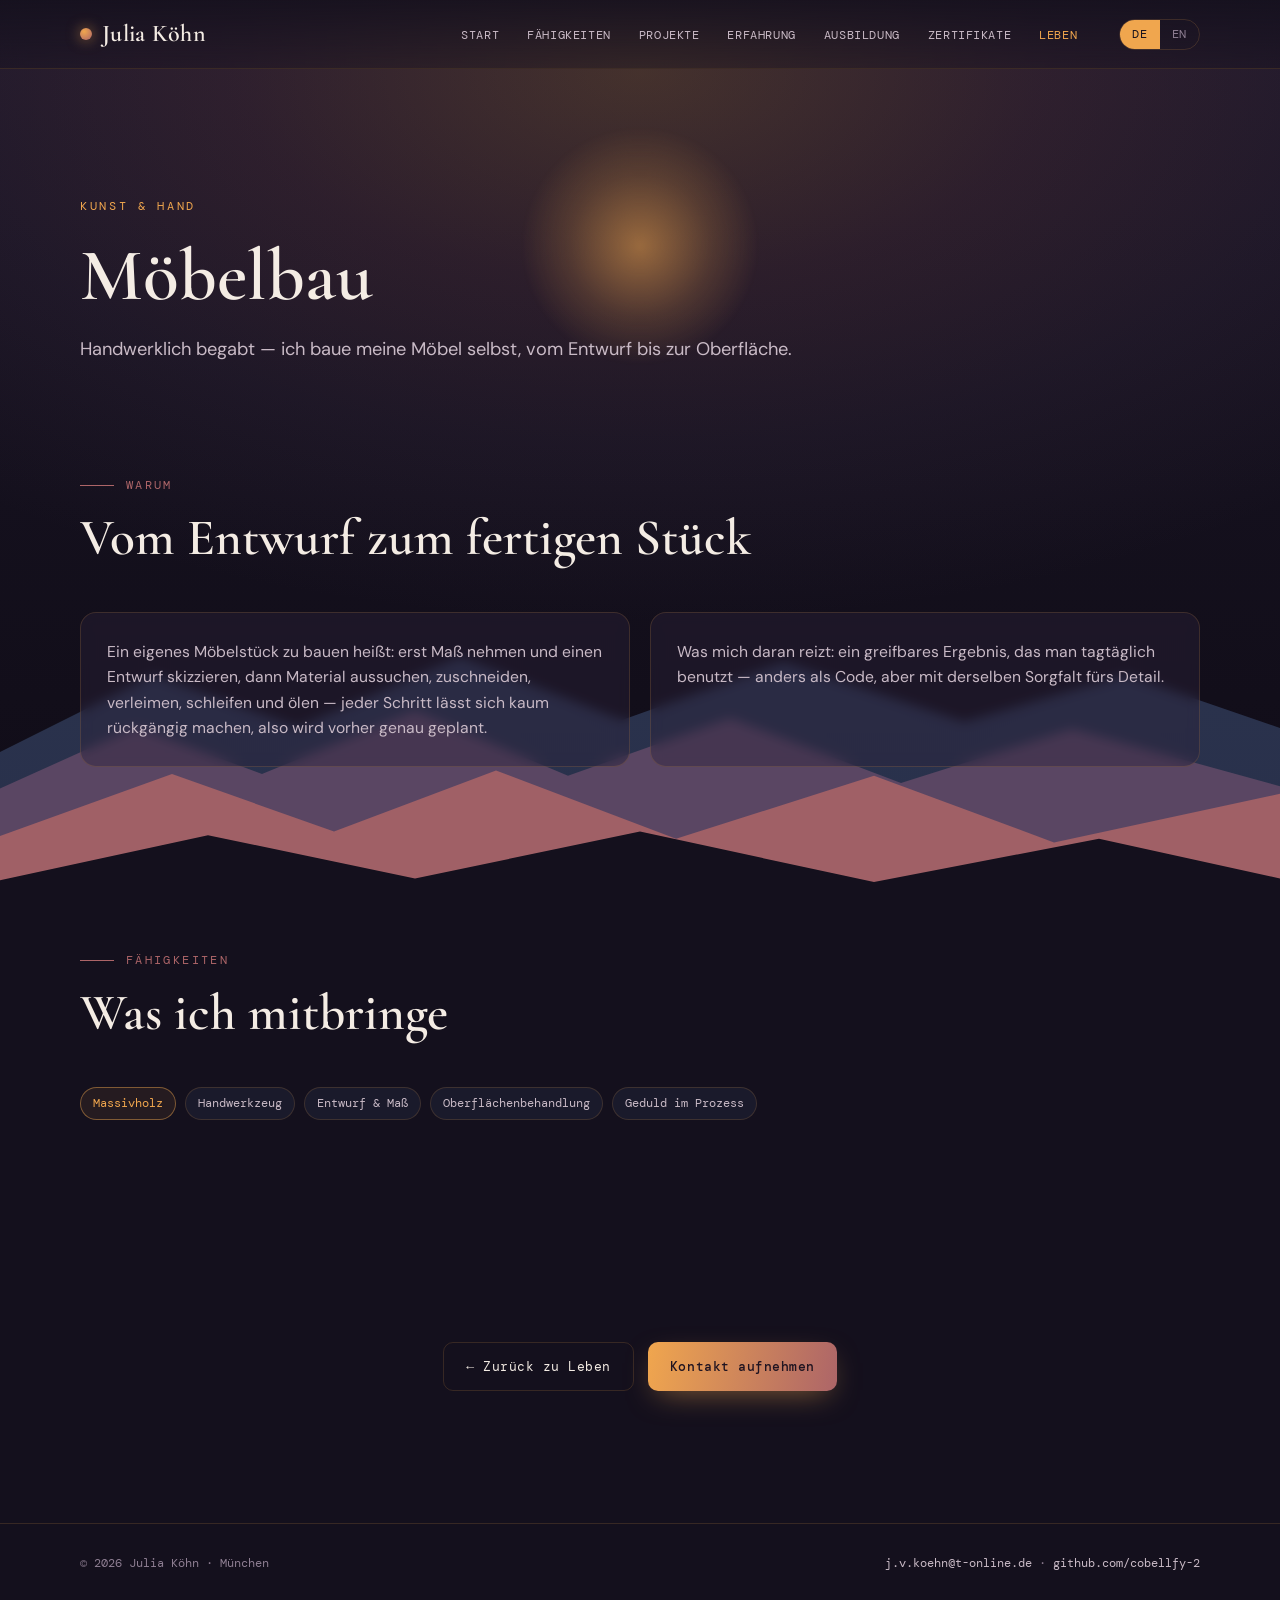
<file: moebelbau.html>
<!DOCTYPE html>
<html lang="de">
<head>
<meta charset="utf-8">
<meta name="viewport" content="width=device-width, initial-scale=1">
<title data-de="Julia Köhn — Möbelbau" data-en="Julia Köhn — Furniture making">Julia Köhn — Möbelbau</title>
<link rel="preconnect" href="https://fonts.googleapis.com">
<link rel="preconnect" href="https://fonts.gstatic.com" crossorigin>
<link href="https://fonts.googleapis.com/css2?family=Cormorant+Garamond:wght@500;600;700&family=DM+Mono:wght@400;500&family=DM+Sans:opsz,wght@9..40,400;9..40,500;9..40,600&display=swap" rel="stylesheet">
<link rel="stylesheet" href="assets/style.css">
</head>
<body>

<div class="sky"><div class="sun"></div></div>
<div class="stars"></div>
<svg class="ranges" viewBox="0 0 1440 460" preserveAspectRatio="xMidYMax slice" xmlns="http://www.w3.org/2000/svg">
  <path d="M0 300 L180 210 L340 268 L520 190 L700 260 L880 196 L1080 262 L1260 210 L1440 272 L1440 460 L0 460 Z" fill="#3F5177" opacity="0.55"/>
  <path d="M0 340 L160 268 L300 320 L470 250 L640 322 L820 258 L1010 330 L1200 270 L1440 336 L1440 460 L0 460 Z" fill="#6E506D" opacity="0.72"/>
  <path d="M0 392 L200 320 L380 384 L560 316 L760 392 L980 322 L1180 396 L1440 340 L1440 460 L0 460 Z" fill="#AD6568" opacity="0.85"/>
  <path d="M0 440 L240 388 L470 436 L720 384 L980 440 L1230 392 L1440 438 L1440 460 L0 460 Z" fill="#14101d"/>
</svg>

<header class="nav">
  <div class="nav-inner">
    <a class="brand" href="index.html"><span class="dot"></span>Julia&nbsp;Köhn</a>
    <button class="burger" aria-label="Menu">☰</button>
    <ul class="nav-links">
      <li><a href="index.html" data-de="Start" data-en="Home">Start</a></li>
      <li><a href="skills.html" data-de="Fähigkeiten" data-en="Skills">Fähigkeiten</a></li>
      <li><a href="projects.html" data-de="Projekte" data-en="Projects">Projekte</a></li>
      <li><a href="experience.html" data-de="Erfahrung" data-en="Experience">Erfahrung</a></li>
      <li><a href="education.html" data-de="Ausbildung" data-en="Education">Ausbildung</a></li>
      <li><a href="certificates.html" data-de="Zertifikate" data-en="Certificates">Zertifikate</a></li>
      <li><a href="life.html" class="active" data-de="Leben" data-en="Life">Leben</a></li>
    </ul>
    <div class="lang-toggle" role="group" aria-label="Language">
      <button data-lang="de" class="on">DE</button>
      <button data-lang="en">EN</button>
    </div>
  </div>
</header>

<main class="wrap">

  <section class="page-title">
    <p class="eyebrow reveal" data-de="Kunst &amp; Hand" data-en="Art &amp; craft">Kunst &amp; Hand</p>
    <h1 class="reveal d1" data-de="Möbelbau" data-en="Furniture making">Möbelbau</h1>
    <p class="lede reveal d2" data-de="Handwerklich begabt — ich baue meine Möbel selbst, vom Entwurf bis zur Oberfläche." data-en="Handy with tools — I build my own furniture, from design to finish.">Handwerklich begabt — ich baue meine Möbel selbst, vom Entwurf bis zur Oberfläche.</p>
  </section>

  <section>
    <div class="sec-head reveal">
      <p class="kicker" data-de="Warum" data-en="Why">Warum</p>
      <h2 data-de="Vom Entwurf zum fertigen Stück" data-en="From sketch to finished piece">Vom Entwurf zum fertigen Stück</h2>
    </div>
    <div class="grid g-2">
      <div class="card reveal">
        <p data-de="Ein eigenes Möbelstück zu bauen heißt: erst Maß nehmen und einen Entwurf skizzieren, dann Material aussuchen, zuschneiden, verleimen, schleifen und ölen — jeder Schritt lässt sich kaum rückgängig machen, also wird vorher genau geplant." data-en="Building your own piece of furniture means measuring and sketching first, then choosing material, cutting, gluing, sanding and oiling — every step is hard to undo, so the planning has to be right beforehand.">Ein eigenes Möbelstück zu bauen heißt: erst Maß nehmen und einen Entwurf skizzieren, dann Material aussuchen, zuschneiden, verleimen, schleifen und ölen — jeder Schritt lässt sich kaum rückgängig machen, also wird vorher genau geplant.</p>
      </div>
      <div class="card reveal d1">
        <p data-de="Was mich daran reizt: ein greifbares Ergebnis, das man tagtäglich benutzt — anders als Code, aber mit derselben Sorgfalt fürs Detail." data-en="What draws me to it: a tangible result you use every day — different from code, but with the same care for detail.">Was mich daran reizt: ein greifbares Ergebnis, das man tagtäglich benutzt — anders als Code, aber mit derselben Sorgfalt fürs Detail.</p>
      </div>
    </div>
  </section>

  <section>
    <div class="sec-head reveal">
      <p class="kicker" data-de="Fähigkeiten" data-en="Skills">Fähigkeiten</p>
      <h2 data-de="Was ich mitbringe" data-en="What I bring">Was ich mitbringe</h2>
    </div>
    <div class="chips reveal">
      <span class="chip hot" data-de="Massivholz" data-en="Solid wood">Massivholz</span>
      <span class="chip" data-de="Handwerkzeug" data-en="Hand tools">Handwerkzeug</span>
      <span class="chip" data-de="Entwurf &amp; Maß" data-en="Design &amp; measuring">Entwurf &amp; Maß</span>
      <span class="chip" data-de="Oberflächenbehandlung" data-en="Surface finishing">Oberflächenbehandlung</span>
      <span class="chip" data-de="Geduld im Prozess" data-en="Patience with process">Geduld im Prozess</span>
    </div>
  </section>

  <section>
    <div class="cta-row reveal" style="justify-content:center">
      <a class="btn ghost" href="life.html" data-de="← Zurück zu Leben" data-en="← Back to Life">← Zurück zu Leben</a>
      <a class="btn primary" href="mailto:j.v.koehn@t-online.de" data-de="Kontakt aufnehmen" data-en="Get in touch">Kontakt aufnehmen</a>
    </div>
  </section>

</main>

<footer class="foot">
  <div class="foot-inner">
    <span>© 2026 Julia Köhn · München</span>
    <span><a href="mailto:j.v.koehn@t-online.de">j.v.koehn@t-online.de</a> · <a href="https://github.com/cobellfy-2" target="_blank" rel="noopener">github.com/cobellfy-2</a></span>
  </div>
</footer>
<script src="assets/site.js"></script>
</body>
</html>
</file>
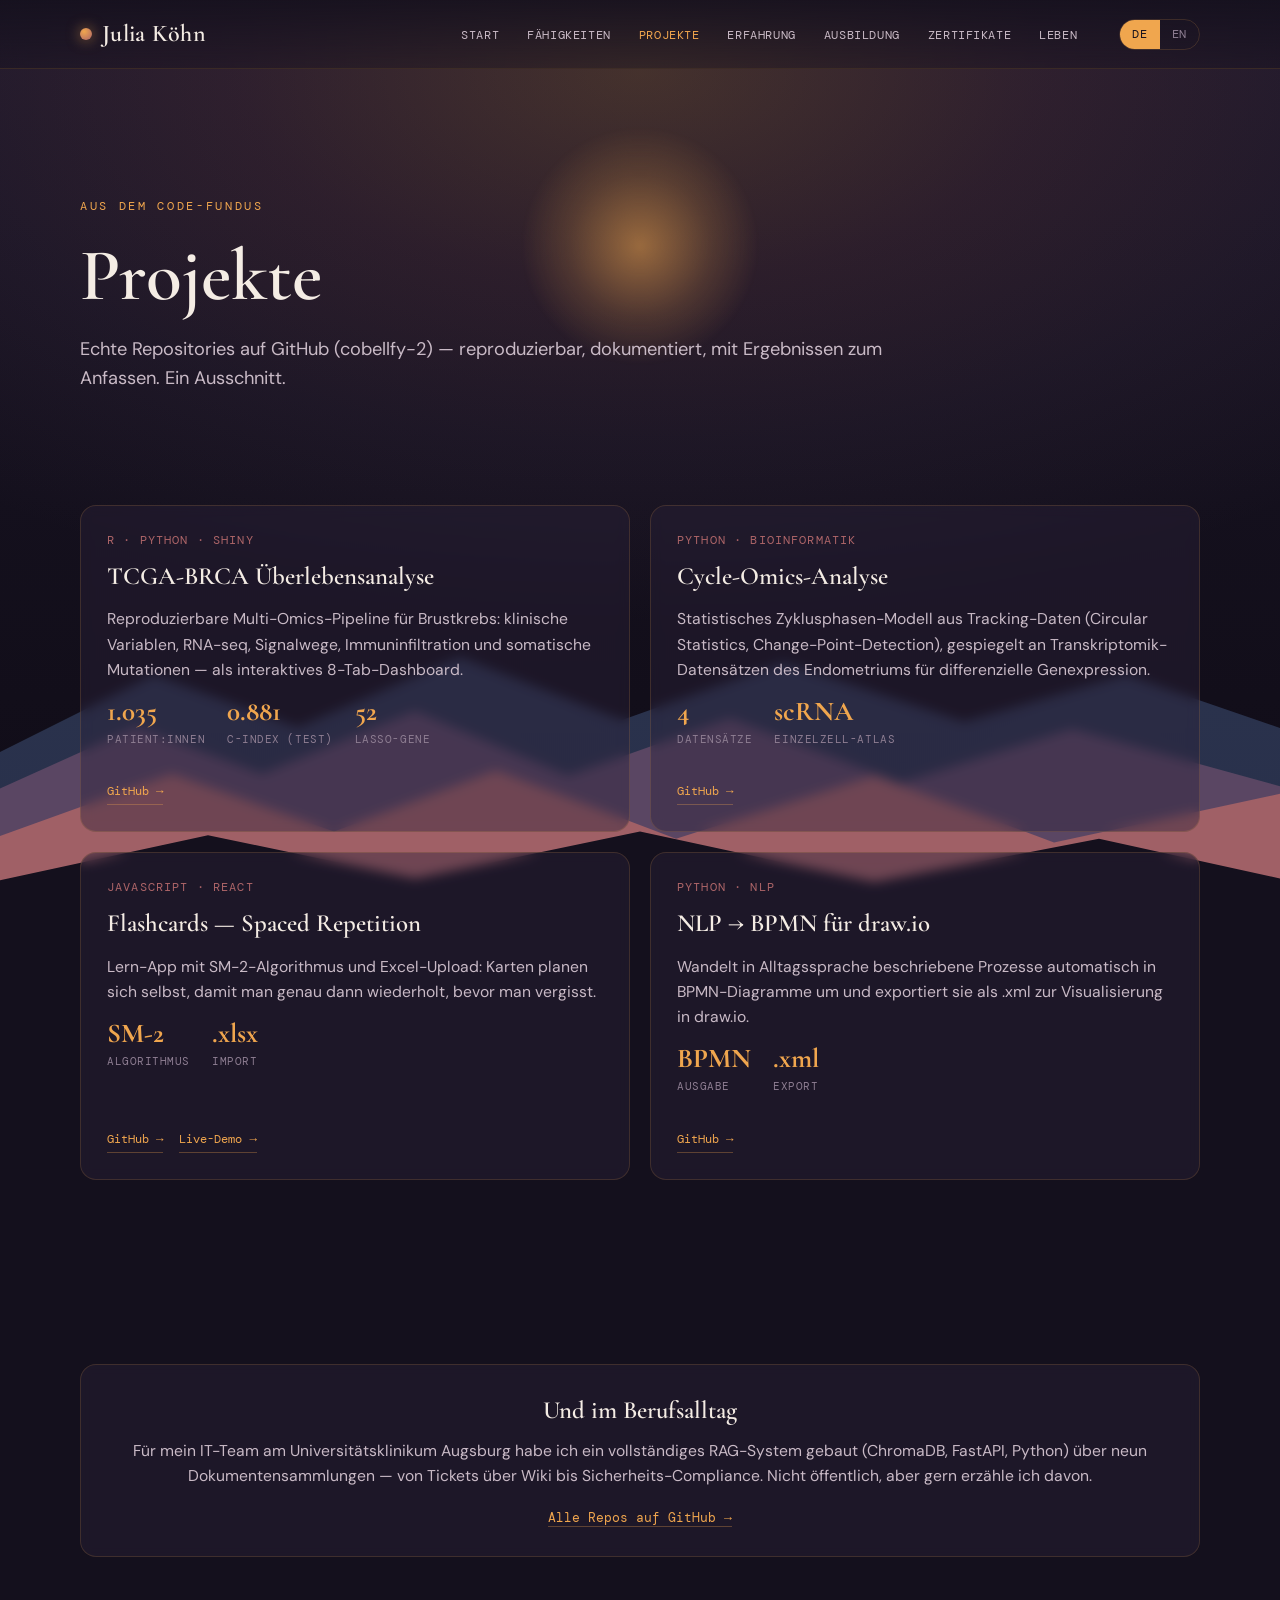
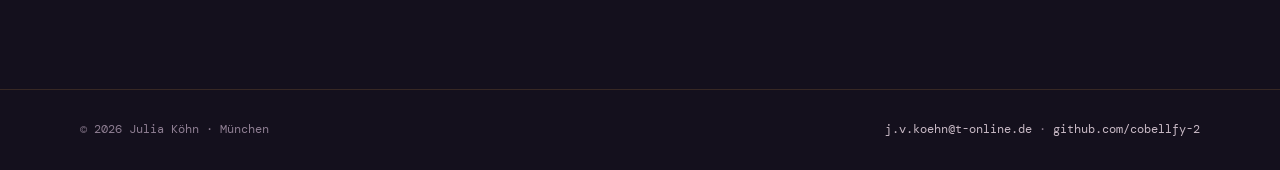
<file: projects.html>
<!DOCTYPE html>
<html lang="de">
<head>
<meta charset="utf-8">
<meta name="viewport" content="width=device-width, initial-scale=1">
<title data-de="Julia Köhn — Projekte" data-en="Julia Köhn — Projects">Julia Köhn — Projekte</title>
<link rel="preconnect" href="https://fonts.googleapis.com">
<link rel="preconnect" href="https://fonts.gstatic.com" crossorigin>
<link href="https://fonts.googleapis.com/css2?family=Cormorant+Garamond:wght@500;600;700&family=DM+Mono:wght@400;500&family=DM+Sans:opsz,wght@9..40,400;9..40,500;9..40,600&display=swap" rel="stylesheet">
<link rel="stylesheet" href="assets/style.css">
</head>
<body>

<div class="sky"><div class="sun"></div></div>
<div class="stars"></div>
<svg class="ranges" viewBox="0 0 1440 460" preserveAspectRatio="xMidYMax slice" xmlns="http://www.w3.org/2000/svg">
  <path d="M0 300 L180 210 L340 268 L520 190 L700 260 L880 196 L1080 262 L1260 210 L1440 272 L1440 460 L0 460 Z" fill="#3F5177" opacity="0.55"/>
  <path d="M0 340 L160 268 L300 320 L470 250 L640 322 L820 258 L1010 330 L1200 270 L1440 336 L1440 460 L0 460 Z" fill="#6E506D" opacity="0.72"/>
  <path d="M0 392 L200 320 L380 384 L560 316 L760 392 L980 322 L1180 396 L1440 340 L1440 460 L0 460 Z" fill="#AD6568" opacity="0.85"/>
  <path d="M0 440 L240 388 L470 436 L720 384 L980 440 L1230 392 L1440 438 L1440 460 L0 460 Z" fill="#14101d"/>
</svg>

<header class="nav">
  <div class="nav-inner">
    <a class="brand" href="index.html"><span class="dot"></span>Julia&nbsp;Köhn</a>
    <button class="burger" aria-label="Menu">☰</button>
    <ul class="nav-links">
      <li><a href="index.html"  data-de="Start" data-en="Home">Start</a></li>
      <li><a href="skills.html"  data-de="Fähigkeiten" data-en="Skills">Fähigkeiten</a></li>
      <li><a href="projects.html" class="active" data-de="Projekte" data-en="Projects">Projekte</a></li>
      <li><a href="experience.html"  data-de="Erfahrung" data-en="Experience">Erfahrung</a></li>
      <li><a href="education.html"  data-de="Ausbildung" data-en="Education">Ausbildung</a></li>
      <li><a href="certificates.html"  data-de="Zertifikate" data-en="Certificates">Zertifikate</a></li>
      <li><a href="life.html"  data-de="Leben" data-en="Life">Leben</a></li>
    </ul>
    <div class="lang-toggle" role="group" aria-label="Language">
      <button data-lang="de" class="on">DE</button>
      <button data-lang="en">EN</button>
    </div>
  </div>
</header>

<main class="wrap">

  <section class="page-title">
    <p class="eyebrow reveal" data-de="Aus dem Code-Fundus" data-en="From the code shelf">Aus dem Code-Fundus</p>
    <h1 class="reveal d1" data-de="Projekte" data-en="Projects">Projekte</h1>
    <p class="lede reveal d2" data-de="Echte Repositories auf GitHub (cobellfy-2) — reproduzierbar, dokumentiert, mit Ergebnissen zum Anfassen. Ein Ausschnitt." data-en="Real repositories on GitHub (cobellfy-2) — reproducible, documented, with results you can inspect. A selection.">Echte Repositories auf GitHub (cobellfy-2) — reproduzierbar, dokumentiert, mit Ergebnissen zum Anfassen. Ein Ausschnitt.</p>
  </section>

  <section>
    <div class="grid g-2">

      <div class="card proj reveal">
        <span class="tag">R · Python · Shiny</span>
        <h3 data-de="TCGA-BRCA Überlebensanalyse" data-en="TCGA-BRCA Survival Analysis">TCGA-BRCA Überlebensanalyse</h3>
        <p data-de="Reproduzierbare Multi-Omics-Pipeline für Brustkrebs: klinische Variablen, RNA-seq, Signalwege, Immuninfiltration und somatische Mutationen — als interaktives 8-Tab-Dashboard." data-en="Reproducible multi-omics pipeline for breast cancer: clinical variables, RNA-seq, pathways, immune infiltration and somatic mutations — as an interactive 8-tab dashboard.">Reproduzierbare Multi-Omics-Pipeline für Brustkrebs: klinische Variablen, RNA-seq, Signalwege, Immuninfiltration und somatische Mutationen — als interaktives 8-Tab-Dashboard.</p>
        <div class="metric-row">
          <div class="metric"><b>1.035</b><small data-de="PATIENT:INNEN" data-en="PATIENTS">PATIENT:INNEN</small></div>
          <div class="metric"><b>0.881</b><small data-de="C-INDEX (TEST)" data-en="C-INDEX (TEST)">C-INDEX (TEST)</small></div>
          <div class="metric"><b>52</b><small data-de="LASSO-GENE" data-en="LASSO GENES">LASSO-GENE</small></div>
        </div>
        <div class="links">
          <a href="https://github.com/cobellfy-2/tcga-survival-analysis" target="_blank" rel="noopener">GitHub →</a>
        </div>
      </div>

      <div class="card proj reveal d1">
        <span class="tag">Python · Bioinformatik</span>
        <h3 data-de="Cycle-Omics-Analyse" data-en="Cycle-Omics Analysis">Cycle-Omics-Analyse</h3>
        <p data-de="Statistisches Zyklusphasen-Modell aus Tracking-Daten (Circular Statistics, Change-Point-Detection), gespiegelt an Transkriptomik-Datensätzen des Endometriums für differenzielle Genexpression." data-en="A statistical cycle-phase model from tracking data (circular statistics, change-point detection), mirrored against endometrial transcriptomics for differential expression.">Statistisches Zyklusphasen-Modell aus Tracking-Daten (Circular Statistics, Change-Point-Detection), gespiegelt an Transkriptomik-Datensätzen des Endometriums für differenzielle Genexpression.</p>
        <div class="metric-row">
          <div class="metric"><b>4</b><small data-de="DATENSÄTZE" data-en="DATASETS">DATENSÄTZE</small></div>
          <div class="metric"><b>scRNA</b><small data-de="EINZELZELL-ATLAS" data-en="SINGLE-CELL ATLAS">EINZELZELL-ATLAS</small></div>
        </div>
        <div class="links">
          <a href="https://github.com/cobellfy-2/cycle-omics-analysis" target="_blank" rel="noopener">GitHub →</a>
        </div>
      </div>

      <div class="card proj reveal d2">
        <span class="tag">JavaScript · React</span>
        <h3 data-de="Flashcards — Spaced Repetition" data-en="Flashcards — Spaced Repetition">Flashcards — Spaced Repetition</h3>
        <p data-de="Lern-App mit SM-2-Algorithmus und Excel-Upload: Karten planen sich selbst, damit man genau dann wiederholt, bevor man vergisst." data-en="Learning app with the SM-2 algorithm and Excel upload: cards schedule themselves so you review right before you forget.">Lern-App mit SM-2-Algorithmus und Excel-Upload: Karten planen sich selbst, damit man genau dann wiederholt, bevor man vergisst.</p>
        <div class="metric-row">
          <div class="metric"><b>SM-2</b><small data-de="ALGORITHMUS" data-en="ALGORITHM">ALGORITHMUS</small></div>
          <div class="metric"><b>.xlsx</b><small data-de="IMPORT" data-en="IMPORT">IMPORT</small></div>
        </div>
        <div class="links">
          <a href="https://github.com/cobellfy-2/flashcards" target="_blank" rel="noopener">GitHub →</a>
          <a href="https://flashcards-cobellfy.vercel.app" target="_blank" rel="noopener" data-de="Live-Demo →" data-en="Live demo →">Live-Demo →</a>
        </div>
      </div>

      <div class="card proj reveal d3">
        <span class="tag">Python · NLP</span>
        <h3 data-de="NLP → BPMN für draw.io" data-en="NLP → BPMN for draw.io">NLP → BPMN für draw.io</h3>
        <p data-de="Wandelt in Alltagssprache beschriebene Prozesse automatisch in BPMN-Diagramme um und exportiert sie als .xml zur Visualisierung in draw.io." data-en="Turns processes described in everyday language into BPMN diagrams and exports them as .xml for visualisation in draw.io.">Wandelt in Alltagssprache beschriebene Prozesse automatisch in BPMN-Diagramme um und exportiert sie als .xml zur Visualisierung in draw.io.</p>
        <div class="metric-row">
          <div class="metric"><b>BPMN</b><small data-de="AUSGABE" data-en="OUTPUT">AUSGABE</small></div>
          <div class="metric"><b>.xml</b><small data-de="EXPORT" data-en="EXPORT">EXPORT</small></div>
        </div>
        <div class="links">
          <a href="https://github.com/cobellfy-2/nlp-for-drawio" target="_blank" rel="noopener">GitHub →</a>
        </div>
      </div>

    </div>
  </section>

  <section>
    <div class="card reveal" style="text-align:center">
      <h3 data-de="Und im Berufsalltag" data-en="And on the job">Und im Berufsalltag</h3>
      <p data-de="Für mein IT-Team am Universitätsklinikum Augsburg habe ich ein vollständiges RAG-System gebaut (ChromaDB, FastAPI, Python) über neun Dokumentensammlungen — von Tickets über Wiki bis Sicherheits-Compliance. Nicht öffentlich, aber gern erzähle ich davon." data-en="For my IT team at Augsburg University Hospital I built a full RAG system (ChromaDB, FastAPI, Python) across nine document collections — from tickets and wiki to security compliance. Not public, but happy to talk about it.">Für mein IT-Team am Universitätsklinikum Augsburg habe ich ein vollständiges RAG-System gebaut (ChromaDB, FastAPI, Python) über neun Dokumentensammlungen — von Tickets über Wiki bis Sicherheits-Compliance. Nicht öffentlich, aber gern erzähle ich davon.</p>
      <div class="links" style="justify-content:center;margin-top:16px">
        <a href="https://github.com/cobellfy-2" target="_blank" rel="noopener" style="font-family:var(--mono);font-size:.82rem;color:var(--amber);text-decoration:none;border-bottom:1px solid rgba(240,166,78,.3)" data-de="Alle Repos auf GitHub →" data-en="All repos on GitHub →">Alle Repos auf GitHub →</a>
      </div>
    </div>
  </section>

</main>

<footer class="foot">
  <div class="foot-inner">
    <span>© 2026 Julia Köhn · München</span>
    <span><a href="mailto:j.v.koehn@t-online.de">j.v.koehn@t-online.de</a> · <a href="https://github.com/cobellfy-2" target="_blank" rel="noopener">github.com/cobellfy-2</a></span>
  </div>
</footer>
<script src="assets/site.js"></script>
</body>
</html>
</file>
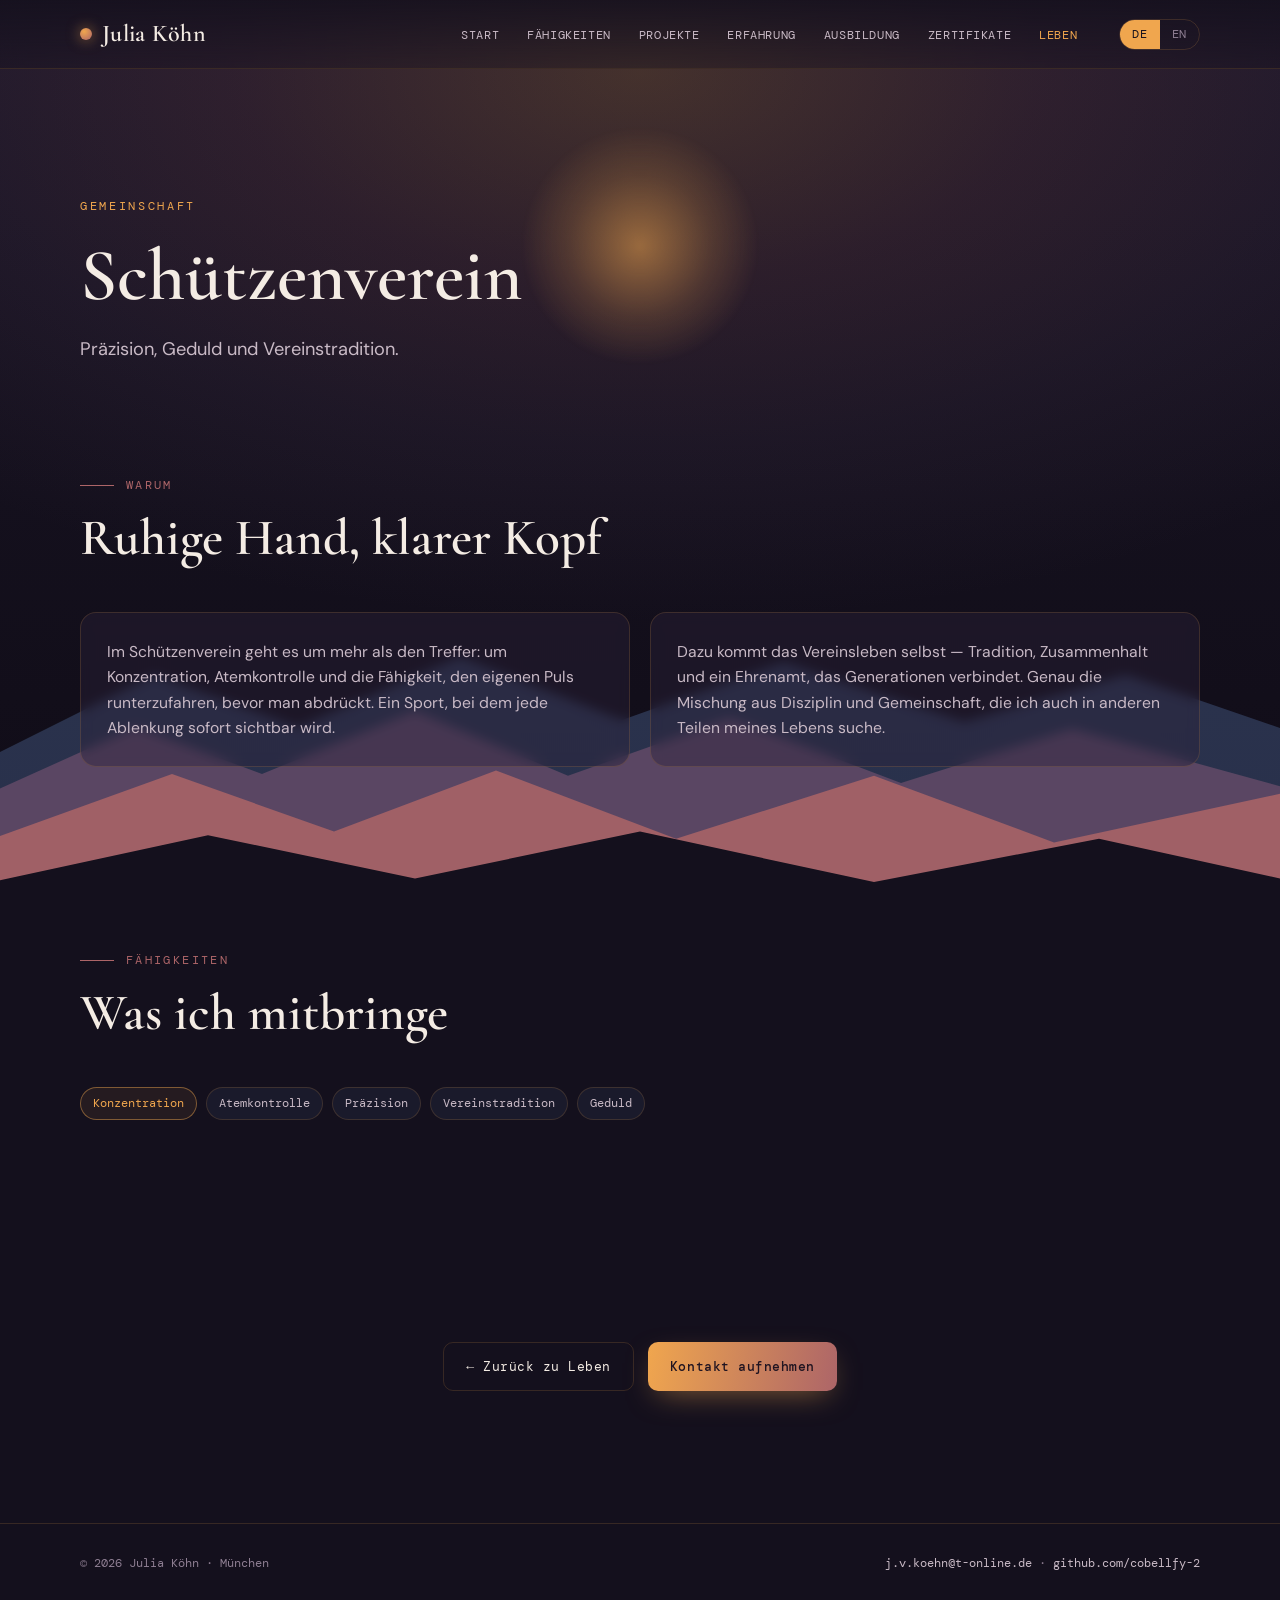
<file: schuetzen.html>
<!DOCTYPE html>
<html lang="de">
<head>
<meta charset="utf-8">
<meta name="viewport" content="width=device-width, initial-scale=1">
<title data-de="Julia Köhn — Schützenverein" data-en="Julia Köhn — Marksmen's club">Julia Köhn — Schützenverein</title>
<link rel="preconnect" href="https://fonts.googleapis.com">
<link rel="preconnect" href="https://fonts.gstatic.com" crossorigin>
<link href="https://fonts.googleapis.com/css2?family=Cormorant+Garamond:wght@500;600;700&family=DM+Mono:wght@400;500&family=DM+Sans:opsz,wght@9..40,400;9..40,500;9..40,600&display=swap" rel="stylesheet">
<link rel="stylesheet" href="assets/style.css">
</head>
<body>

<div class="sky"><div class="sun"></div></div>
<div class="stars"></div>
<svg class="ranges" viewBox="0 0 1440 460" preserveAspectRatio="xMidYMax slice" xmlns="http://www.w3.org/2000/svg">
  <path d="M0 300 L180 210 L340 268 L520 190 L700 260 L880 196 L1080 262 L1260 210 L1440 272 L1440 460 L0 460 Z" fill="#3F5177" opacity="0.55"/>
  <path d="M0 340 L160 268 L300 320 L470 250 L640 322 L820 258 L1010 330 L1200 270 L1440 336 L1440 460 L0 460 Z" fill="#6E506D" opacity="0.72"/>
  <path d="M0 392 L200 320 L380 384 L560 316 L760 392 L980 322 L1180 396 L1440 340 L1440 460 L0 460 Z" fill="#AD6568" opacity="0.85"/>
  <path d="M0 440 L240 388 L470 436 L720 384 L980 440 L1230 392 L1440 438 L1440 460 L0 460 Z" fill="#14101d"/>
</svg>

<header class="nav">
  <div class="nav-inner">
    <a class="brand" href="index.html"><span class="dot"></span>Julia&nbsp;Köhn</a>
    <button class="burger" aria-label="Menu">☰</button>
    <ul class="nav-links">
      <li><a href="index.html" data-de="Start" data-en="Home">Start</a></li>
      <li><a href="skills.html" data-de="Fähigkeiten" data-en="Skills">Fähigkeiten</a></li>
      <li><a href="projects.html" data-de="Projekte" data-en="Projects">Projekte</a></li>
      <li><a href="experience.html" data-de="Erfahrung" data-en="Experience">Erfahrung</a></li>
      <li><a href="education.html" data-de="Ausbildung" data-en="Education">Ausbildung</a></li>
      <li><a href="certificates.html" data-de="Zertifikate" data-en="Certificates">Zertifikate</a></li>
      <li><a href="life.html" class="active" data-de="Leben" data-en="Life">Leben</a></li>
    </ul>
    <div class="lang-toggle" role="group" aria-label="Language">
      <button data-lang="de" class="on">DE</button>
      <button data-lang="en">EN</button>
    </div>
  </div>
</header>

<main class="wrap">

  <section class="page-title">
    <p class="eyebrow reveal" data-de="Gemeinschaft" data-en="Community">Gemeinschaft</p>
    <h1 class="reveal d1" data-de="Schützenverein" data-en="Marksmen's club">Schützenverein</h1>
    <p class="lede reveal d2" data-de="Präzision, Geduld und Vereinstradition." data-en="Precision, patience and club tradition.">Präzision, Geduld und Vereinstradition.</p>
  </section>

  <section>
    <div class="sec-head reveal">
      <p class="kicker" data-de="Warum" data-en="Why">Warum</p>
      <h2 data-de="Ruhige Hand, klarer Kopf" data-en="Steady hand, clear head">Ruhige Hand, klarer Kopf</h2>
    </div>
    <div class="grid g-2">
      <div class="card reveal">
        <p data-de="Im Schützenverein geht es um mehr als den Treffer: um Konzentration, Atemkontrolle und die Fähigkeit, den eigenen Puls runterzufahren, bevor man abdrückt. Ein Sport, bei dem jede Ablenkung sofort sichtbar wird." data-en="In the marksmen's club, it's about more than hitting the target: concentration, breath control, and the ability to slow your own pulse down before you pull the trigger. A sport where every distraction shows up immediately.">Im Schützenverein geht es um mehr als den Treffer: um Konzentration, Atemkontrolle und die Fähigkeit, den eigenen Puls runterzufahren, bevor man abdrückt. Ein Sport, bei dem jede Ablenkung sofort sichtbar wird.</p>
      </div>
      <div class="card reveal d1">
        <p data-de="Dazu kommt das Vereinsleben selbst — Tradition, Zusammenhalt und ein Ehrenamt, das Generationen verbindet. Genau die Mischung aus Disziplin und Gemeinschaft, die ich auch in anderen Teilen meines Lebens suche." data-en="Then there's the club life itself — tradition, camaraderie, and a form of volunteering that connects generations. The same mix of discipline and community I look for in other parts of my life.">Dazu kommt das Vereinsleben selbst — Tradition, Zusammenhalt und ein Ehrenamt, das Generationen verbindet. Genau die Mischung aus Disziplin und Gemeinschaft, die ich auch in anderen Teilen meines Lebens suche.</p>
      </div>
    </div>
  </section>

  <section>
    <div class="sec-head reveal">
      <p class="kicker" data-de="Fähigkeiten" data-en="Skills">Fähigkeiten</p>
      <h2 data-de="Was ich mitbringe" data-en="What I bring">Was ich mitbringe</h2>
    </div>
    <div class="chips reveal">
      <span class="chip hot" data-de="Konzentration" data-en="Concentration">Konzentration</span>
      <span class="chip" data-de="Atemkontrolle" data-en="Breath control">Atemkontrolle</span>
      <span class="chip" data-de="Präzision" data-en="Precision">Präzision</span>
      <span class="chip" data-de="Vereinstradition" data-en="Club tradition">Vereinstradition</span>
      <span class="chip" data-de="Geduld" data-en="Patience">Geduld</span>
    </div>
  </section>

  <section>
    <div class="cta-row reveal" style="justify-content:center">
      <a class="btn ghost" href="life.html" data-de="← Zurück zu Leben" data-en="← Back to Life">← Zurück zu Leben</a>
      <a class="btn primary" href="mailto:j.v.koehn@t-online.de" data-de="Kontakt aufnehmen" data-en="Get in touch">Kontakt aufnehmen</a>
    </div>
  </section>

</main>

<footer class="foot">
  <div class="foot-inner">
    <span>© 2026 Julia Köhn · München</span>
    <span><a href="mailto:j.v.koehn@t-online.de">j.v.koehn@t-online.de</a> · <a href="https://github.com/cobellfy-2" target="_blank" rel="noopener">github.com/cobellfy-2</a></span>
  </div>
</footer>
<script src="assets/site.js"></script>
</body>
</html>
</file>
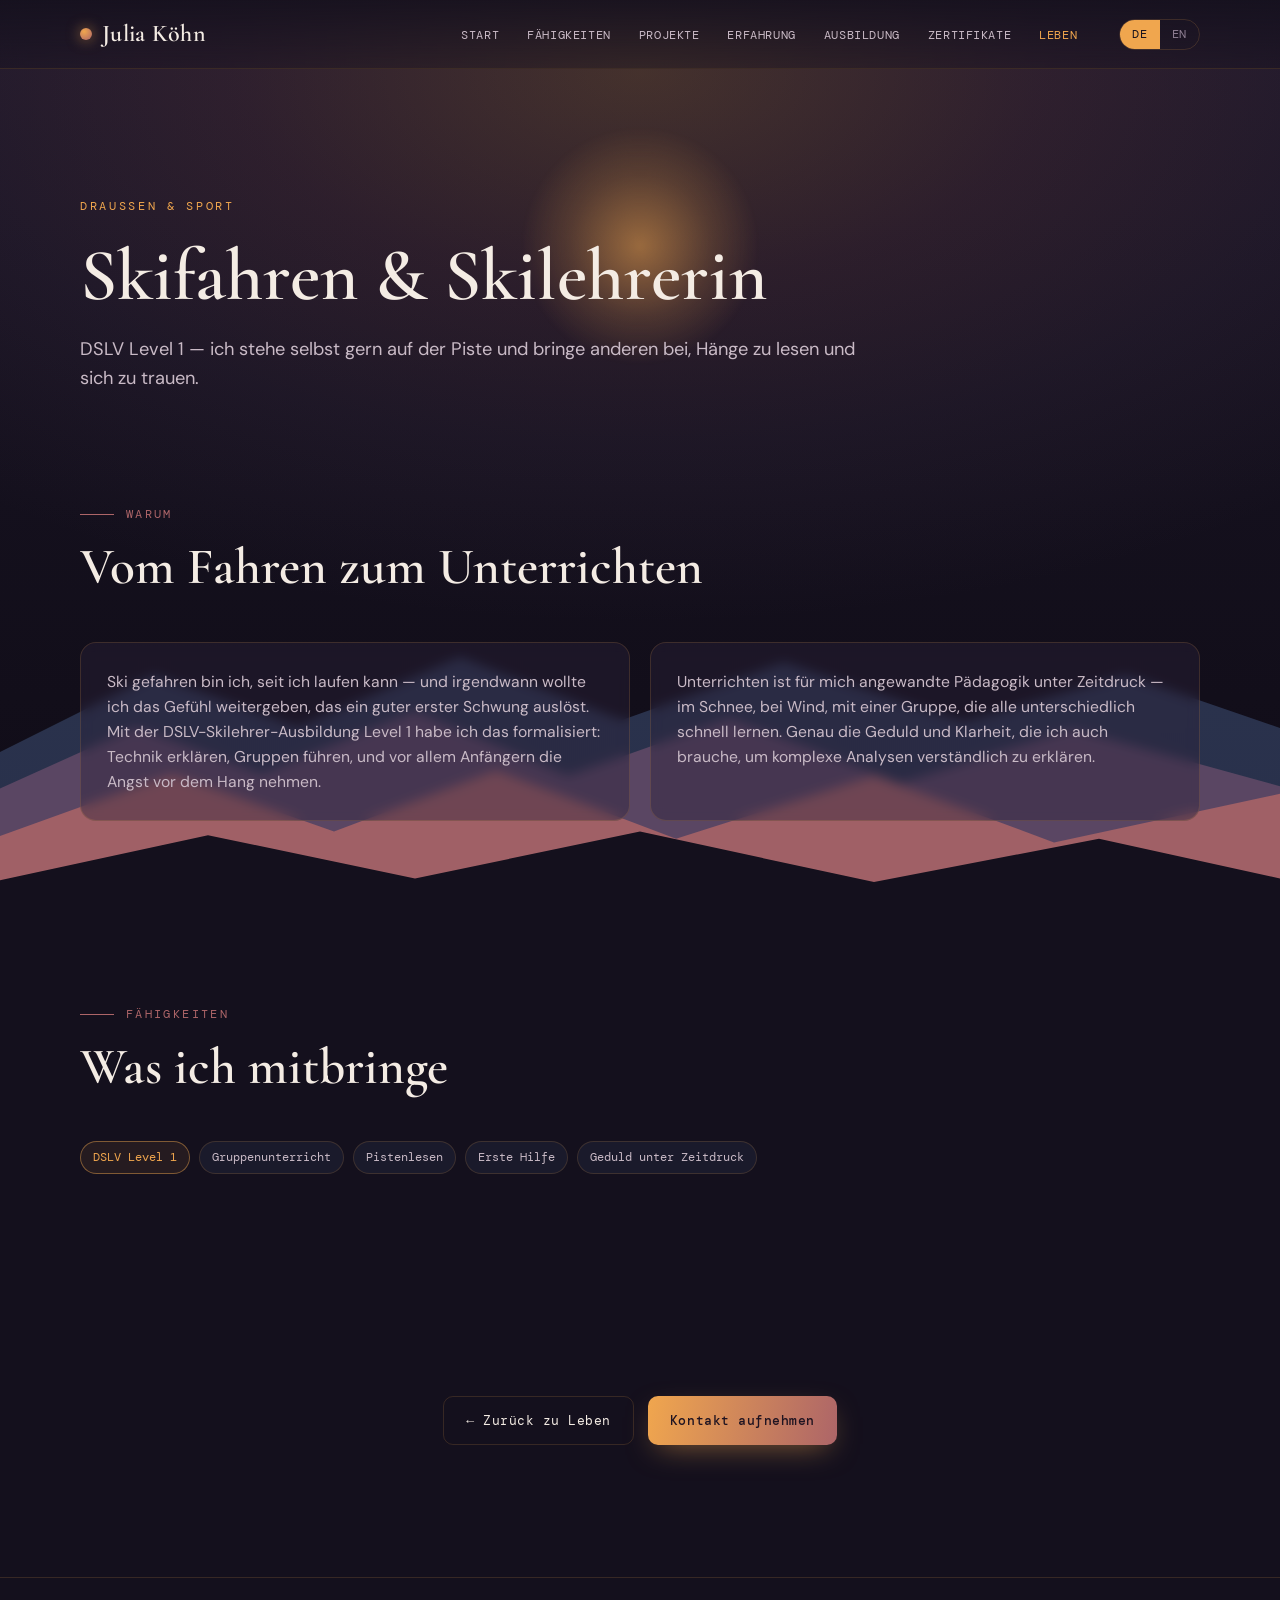
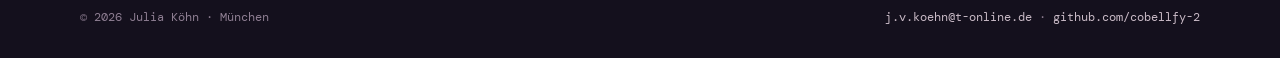
<file: skifahren.html>
<!DOCTYPE html>
<html lang="de">
<head>
<meta charset="utf-8">
<meta name="viewport" content="width=device-width, initial-scale=1">
<title data-de="Julia Köhn — Skifahren" data-en="Julia Köhn — Skiing">Julia Köhn — Skifahren</title>
<link rel="preconnect" href="https://fonts.googleapis.com">
<link rel="preconnect" href="https://fonts.gstatic.com" crossorigin>
<link href="https://fonts.googleapis.com/css2?family=Cormorant+Garamond:wght@500;600;700&family=DM+Mono:wght@400;500&family=DM+Sans:opsz,wght@9..40,400;9..40,500;9..40,600&display=swap" rel="stylesheet">
<link rel="stylesheet" href="assets/style.css">
</head>
<body>

<div class="sky"><div class="sun"></div></div>
<div class="stars"></div>
<svg class="ranges" viewBox="0 0 1440 460" preserveAspectRatio="xMidYMax slice" xmlns="http://www.w3.org/2000/svg">
  <path d="M0 300 L180 210 L340 268 L520 190 L700 260 L880 196 L1080 262 L1260 210 L1440 272 L1440 460 L0 460 Z" fill="#3F5177" opacity="0.55"/>
  <path d="M0 340 L160 268 L300 320 L470 250 L640 322 L820 258 L1010 330 L1200 270 L1440 336 L1440 460 L0 460 Z" fill="#6E506D" opacity="0.72"/>
  <path d="M0 392 L200 320 L380 384 L560 316 L760 392 L980 322 L1180 396 L1440 340 L1440 460 L0 460 Z" fill="#AD6568" opacity="0.85"/>
  <path d="M0 440 L240 388 L470 436 L720 384 L980 440 L1230 392 L1440 438 L1440 460 L0 460 Z" fill="#14101d"/>
</svg>

<header class="nav">
  <div class="nav-inner">
    <a class="brand" href="index.html"><span class="dot"></span>Julia&nbsp;Köhn</a>
    <button class="burger" aria-label="Menu">☰</button>
    <ul class="nav-links">
      <li><a href="index.html" data-de="Start" data-en="Home">Start</a></li>
      <li><a href="skills.html" data-de="Fähigkeiten" data-en="Skills">Fähigkeiten</a></li>
      <li><a href="projects.html" data-de="Projekte" data-en="Projects">Projekte</a></li>
      <li><a href="experience.html" data-de="Erfahrung" data-en="Experience">Erfahrung</a></li>
      <li><a href="education.html" data-de="Ausbildung" data-en="Education">Ausbildung</a></li>
      <li><a href="certificates.html" data-de="Zertifikate" data-en="Certificates">Zertifikate</a></li>
      <li><a href="life.html" class="active" data-de="Leben" data-en="Life">Leben</a></li>
    </ul>
    <div class="lang-toggle" role="group" aria-label="Language">
      <button data-lang="de" class="on">DE</button>
      <button data-lang="en">EN</button>
    </div>
  </div>
</header>

<main class="wrap">

  <section class="page-title">
    <p class="eyebrow reveal" data-de="Draußen &amp; Sport" data-en="Outdoors &amp; sport">Draußen &amp; Sport</p>
    <h1 class="reveal d1" data-de="Skifahren &amp; Skilehrerin" data-en="Skiing &amp; instructing">Skifahren &amp; Skilehrerin</h1>
    <p class="lede reveal d2" data-de="DSLV Level 1 — ich stehe selbst gern auf der Piste und bringe anderen bei, Hänge zu lesen und sich zu trauen." data-en="DSLV Level 1 — I love being on the slope myself, and I teach others to read a hang and trust their own turns.">DSLV Level 1 — ich stehe selbst gern auf der Piste und bringe anderen bei, Hänge zu lesen und sich zu trauen.</p>
  </section>

  <section>
    <div class="sec-head reveal">
      <p class="kicker" data-de="Warum" data-en="Why">Warum</p>
      <h2 data-de="Vom Fahren zum Unterrichten" data-en="From skiing to teaching">Vom Fahren zum Unterrichten</h2>
    </div>
    <div class="grid g-2">
      <div class="card reveal">
        <p data-de="Ski gefahren bin ich, seit ich laufen kann — und irgendwann wollte ich das Gefühl weitergeben, das ein guter erster Schwung auslöst. Mit der DSLV-Skilehrer-Ausbildung Level 1 habe ich das formalisiert: Technik erklären, Gruppen führen, und vor allem Anfängern die Angst vor dem Hang nehmen." data-en="I've been skiing since I could walk — and at some point I wanted to pass on the feeling a good first turn gives you. The DSLV ski instructor certification (Level 1) made that official: explaining technique, leading groups, and above all taking beginners' fear of the slope away.">Ski gefahren bin ich, seit ich laufen kann — und irgendwann wollte ich das Gefühl weitergeben, das ein guter erster Schwung auslöst. Mit der DSLV-Skilehrer-Ausbildung Level 1 habe ich das formalisiert: Technik erklären, Gruppen führen, und vor allem Anfängern die Angst vor dem Hang nehmen.</p>
      </div>
      <div class="card reveal d1">
        <p data-de="Unterrichten ist für mich angewandte Pädagogik unter Zeitdruck — im Schnee, bei Wind, mit einer Gruppe, die alle unterschiedlich schnell lernen. Genau die Geduld und Klarheit, die ich auch brauche, um komplexe Analysen verständlich zu erklären." data-en="Teaching, to me, is applied pedagogy under pressure — in the snow, in the wind, with a group that all learns at different speeds. The same patience and clarity I need to explain complex analyses in plain terms.">Unterrichten ist für mich angewandte Pädagogik unter Zeitdruck — im Schnee, bei Wind, mit einer Gruppe, die alle unterschiedlich schnell lernen. Genau die Geduld und Klarheit, die ich auch brauche, um komplexe Analysen verständlich zu erklären.</p>
      </div>
    </div>
  </section>

  <section>
    <div class="sec-head reveal">
      <p class="kicker" data-de="Fähigkeiten" data-en="Skills">Fähigkeiten</p>
      <h2 data-de="Was ich mitbringe" data-en="What I bring">Was ich mitbringe</h2>
    </div>
    <div class="chips reveal">
      <span class="chip hot" data-de="DSLV Level 1" data-en="DSLV Level 1">DSLV Level 1</span>
      <span class="chip" data-de="Gruppenunterricht" data-en="Group teaching">Gruppenunterricht</span>
      <span class="chip" data-de="Pistenlesen" data-en="Reading terrain">Pistenlesen</span>
      <span class="chip" data-de="Erste Hilfe" data-en="First aid">Erste Hilfe</span>
      <span class="chip" data-de="Geduld unter Zeitdruck" data-en="Patience under pressure">Geduld unter Zeitdruck</span>
    </div>
  </section>

  <section>
    <div class="cta-row reveal" style="justify-content:center">
      <a class="btn ghost" href="life.html" data-de="← Zurück zu Leben" data-en="← Back to Life">← Zurück zu Leben</a>
      <a class="btn primary" href="mailto:j.v.koehn@t-online.de" data-de="Kontakt aufnehmen" data-en="Get in touch">Kontakt aufnehmen</a>
    </div>
  </section>

</main>

<footer class="foot">
  <div class="foot-inner">
    <span>© 2026 Julia Köhn · München</span>
    <span><a href="mailto:j.v.koehn@t-online.de">j.v.koehn@t-online.de</a> · <a href="https://github.com/cobellfy-2" target="_blank" rel="noopener">github.com/cobellfy-2</a></span>
  </div>
</footer>
<script src="assets/site.js"></script>
</body>
</html>
</file>
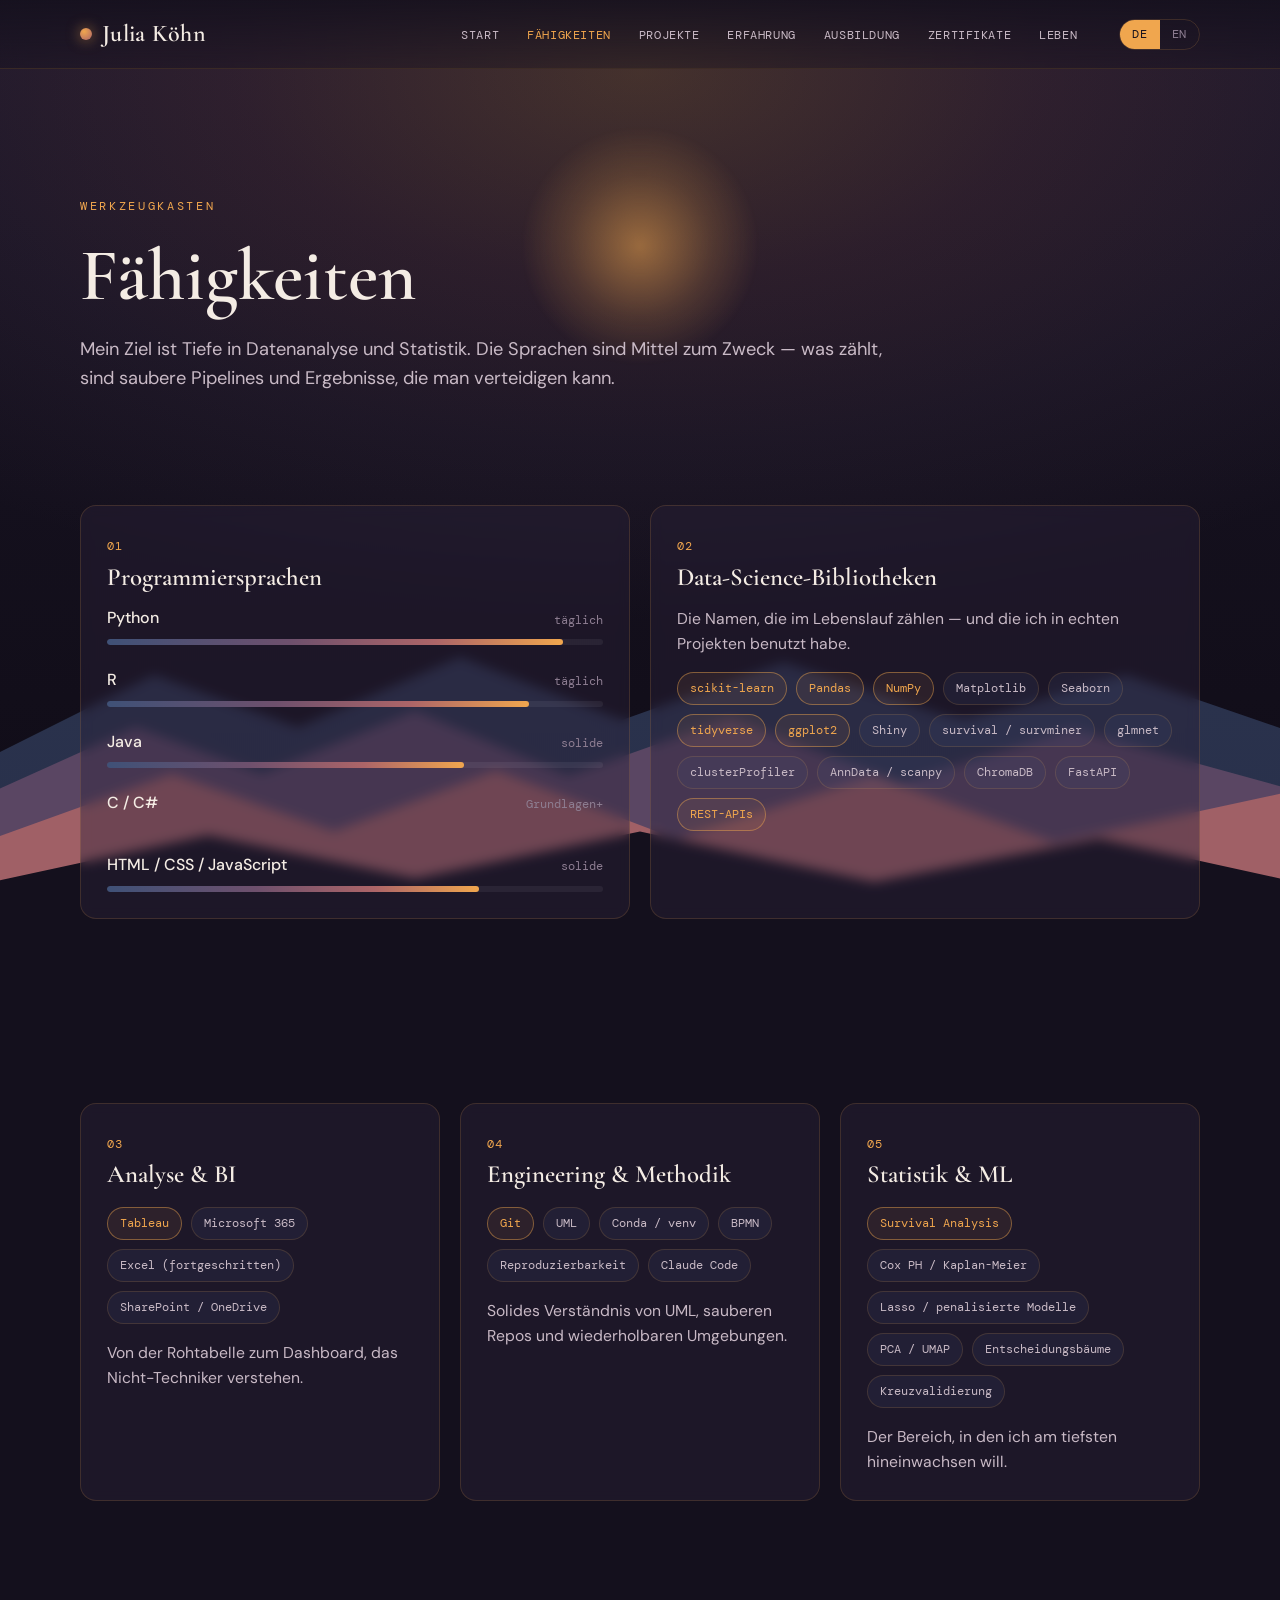
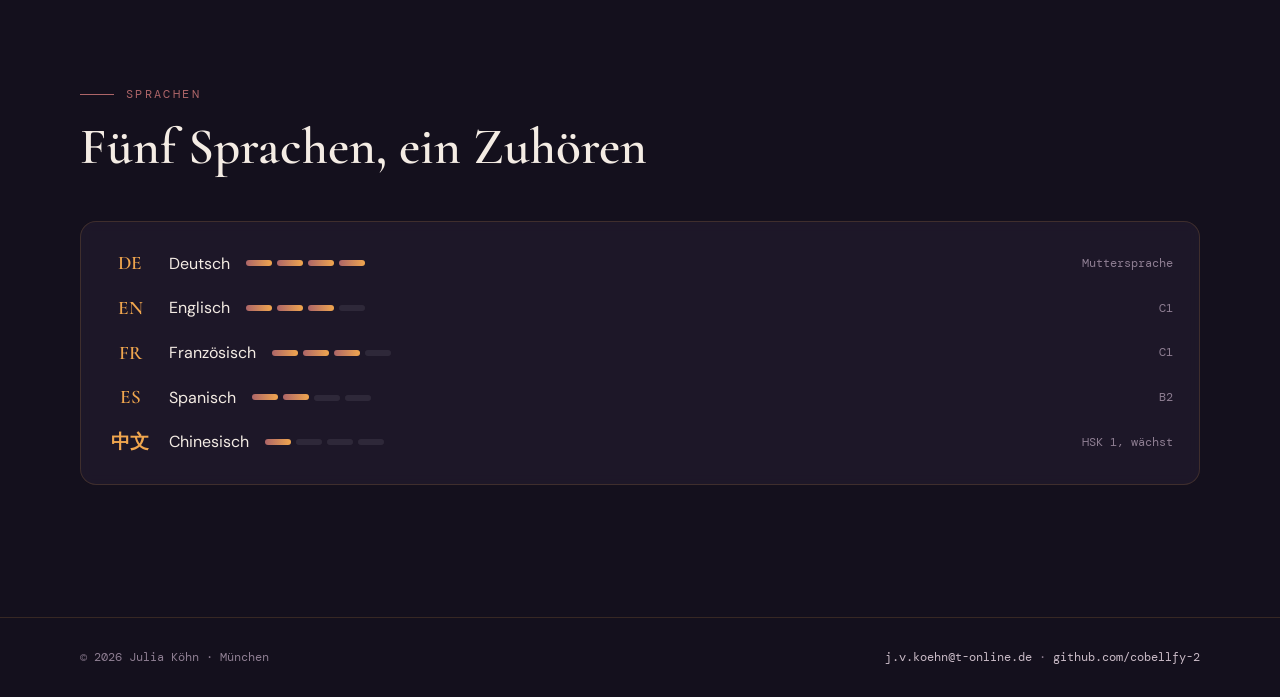
<file: skills.html>
<!DOCTYPE html>
<html lang="de">
<head>
<meta charset="utf-8">
<meta name="viewport" content="width=device-width, initial-scale=1">
<title data-de="Julia Köhn — Fähigkeiten" data-en="Julia Köhn — Skills">Julia Köhn — Fähigkeiten</title>
<link rel="preconnect" href="https://fonts.googleapis.com">
<link rel="preconnect" href="https://fonts.gstatic.com" crossorigin>
<link href="https://fonts.googleapis.com/css2?family=Cormorant+Garamond:wght@500;600;700&family=DM+Mono:wght@400;500&family=DM+Sans:opsz,wght@9..40,400;9..40,500;9..40,600&display=swap" rel="stylesheet">
<link rel="stylesheet" href="assets/style.css">
</head>
<body>

<div class="sky"><div class="sun"></div></div>
<div class="stars"></div>
<svg class="ranges" viewBox="0 0 1440 460" preserveAspectRatio="xMidYMax slice" xmlns="http://www.w3.org/2000/svg">
  <path d="M0 300 L180 210 L340 268 L520 190 L700 260 L880 196 L1080 262 L1260 210 L1440 272 L1440 460 L0 460 Z" fill="#3F5177" opacity="0.55"/>
  <path d="M0 340 L160 268 L300 320 L470 250 L640 322 L820 258 L1010 330 L1200 270 L1440 336 L1440 460 L0 460 Z" fill="#6E506D" opacity="0.72"/>
  <path d="M0 392 L200 320 L380 384 L560 316 L760 392 L980 322 L1180 396 L1440 340 L1440 460 L0 460 Z" fill="#AD6568" opacity="0.85"/>
  <path d="M0 440 L240 388 L470 436 L720 384 L980 440 L1230 392 L1440 438 L1440 460 L0 460 Z" fill="#14101d"/>
</svg>

<header class="nav">
  <div class="nav-inner">
    <a class="brand" href="index.html"><span class="dot"></span>Julia&nbsp;Köhn</a>
    <button class="burger" aria-label="Menu">☰</button>
    <ul class="nav-links">
      <li><a href="index.html"  data-de="Start" data-en="Home">Start</a></li>
      <li><a href="skills.html" class="active" data-de="Fähigkeiten" data-en="Skills">Fähigkeiten</a></li>
      <li><a href="projects.html"  data-de="Projekte" data-en="Projects">Projekte</a></li>
      <li><a href="experience.html"  data-de="Erfahrung" data-en="Experience">Erfahrung</a></li>
      <li><a href="education.html"  data-de="Ausbildung" data-en="Education">Ausbildung</a></li>
      <li><a href="certificates.html"  data-de="Zertifikate" data-en="Certificates">Zertifikate</a></li>
      <li><a href="life.html"  data-de="Leben" data-en="Life">Leben</a></li>
    </ul>
    <div class="lang-toggle" role="group" aria-label="Language">
      <button data-lang="de" class="on">DE</button>
      <button data-lang="en">EN</button>
    </div>
  </div>
</header>

<main class="wrap">

  <section class="page-title">
    <p class="eyebrow reveal" data-de="Werkzeugkasten" data-en="Toolbox">Werkzeugkasten</p>
    <h1 class="reveal d1" data-de="Fähigkeiten" data-en="Skills">Fähigkeiten</h1>
    <p class="lede reveal d2" data-de="Mein Ziel ist Tiefe in Datenanalyse und Statistik. Die Sprachen sind Mittel zum Zweck — was zählt, sind saubere Pipelines und Ergebnisse, die man verteidigen kann." data-en="My aim is depth in data analysis and statistics. Languages are a means to an end — what matters is clean pipelines and results you can defend.">Mein Ziel ist Tiefe in Datenanalyse und Statistik. Die Sprachen sind Mittel zum Zweck — was zählt, sind saubere Pipelines und Ergebnisse, die man verteidigen kann.</p>
  </section>

  <section>
    <div class="grid g-2">
      <div class="card reveal">
        <span class="num">01</span>
        <h3 data-de="Programmiersprachen" data-en="Programming languages">Programmiersprachen</h3>
        <div class="skill-row"><div class="top"><span class="name">Python</span><span class="lvl" data-de="täglich" data-en="daily">täglich</span></div><div class="bar reveal"><i data-fill="92"></i></div></div>
        <div class="skill-row"><div class="top"><span class="name">R</span><span class="lvl" data-de="täglich" data-en="daily">täglich</span></div><div class="bar reveal"><i data-fill="85"></i></div></div>
        <div class="skill-row"><div class="top"><span class="name">Java</span><span class="lvl" data-de="solide" data-en="solid">solide</span></div><div class="bar reveal"><i data-fill="72"></i></div></div>
        <div class="skill-row"><div class="top"><span class="name">C / C#</span><span class="lvl" data-de="Grundlagen+" data-en="foundational+">Grundlagen+</span></div><div class="bar reveal"><i data-fill="60"></i></div></div>
        <div class="skill-row"><div class="top"><span class="name">HTML / CSS / JavaScript</span><span class="lvl" data-de="solide" data-en="solid">solide</span></div><div class="bar reveal"><i data-fill="75"></i></div></div>
      </div>
      <div class="card reveal d1">
        <span class="num">02</span>
        <h3 data-de="Data-Science-Bibliotheken" data-en="Data science libraries">Data-Science-Bibliotheken</h3>
        <p data-de="Die Namen, die im Lebenslauf zählen — und die ich in echten Projekten benutzt habe." data-en="The names that count on a CV — and that I've used in real projects.">Die Namen, die im Lebenslauf zählen — und die ich in echten Projekten benutzt habe.</p>
        <div class="chips" style="margin-top:16px">
          <span class="chip hot">scikit-learn</span>
          <span class="chip hot">Pandas</span>
          <span class="chip hot">NumPy</span>
          <span class="chip">Matplotlib</span>
          <span class="chip">Seaborn</span>
          <span class="chip hot">tidyverse</span>
          <span class="chip hot">ggplot2</span>
          <span class="chip">Shiny</span>
          <span class="chip">survival / survminer</span>
          <span class="chip">glmnet</span>
          <span class="chip">clusterProfiler</span>
          <span class="chip">AnnData / scanpy</span>
          <span class="chip">ChromaDB</span>
          <span class="chip">FastAPI</span>
          <span class="chip hot">REST-APIs</span>
        </div>
      </div>
    </div>
  </section>

  <section>
    <div class="grid g-3">
      <div class="card reveal">
        <span class="num">03</span>
        <h3 data-de="Analyse & BI" data-en="Analytics & BI">Analyse &amp; BI</h3>
        <div class="chips" style="margin-top:12px">
          <span class="chip hot">Tableau</span>
          <span class="chip">Microsoft 365</span>
          <span class="chip">Excel (fortgeschritten)</span>
          <span class="chip">SharePoint / OneDrive</span>
        </div>
        <p style="margin-top:16px" data-de="Von der Rohtabelle zum Dashboard, das Nicht-Techniker verstehen." data-en="From raw table to a dashboard non-technical people understand.">Von der Rohtabelle zum Dashboard, das Nicht-Techniker verstehen.</p>
      </div>
      <div class="card reveal d1">
        <span class="num">04</span>
        <h3 data-de="Engineering & Methodik" data-en="Engineering & method">Engineering &amp; Methodik</h3>
        <div class="chips" style="margin-top:12px">
          <span class="chip hot">Git</span>
          <span class="chip">UML</span>
          <span class="chip">Conda / venv</span>
          <span class="chip">BPMN</span>
          <span class="chip">Reproduzierbarkeit</span>
          <span class="chip">Claude Code</span>
        </div>
        <p style="margin-top:16px" data-de="Solides Verständnis von UML, sauberen Repos und wiederholbaren Umgebungen." data-en="Solid grasp of UML, tidy repos and repeatable environments.">Solides Verständnis von UML, sauberen Repos und wiederholbaren Umgebungen.</p>
      </div>
      <div class="card reveal d2">
        <span class="num">05</span>
        <h3 data-de="Statistik & ML" data-en="Statistics & ML">Statistik &amp; ML</h3>
        <div class="chips" style="margin-top:12px">
          <span class="chip hot">Survival Analysis</span>
          <span class="chip">Cox PH / Kaplan-Meier</span>
          <span class="chip">Lasso / penalisierte Modelle</span>
          <span class="chip">PCA / UMAP</span>
          <span class="chip">Entscheidungsbäume</span>
          <span class="chip">Kreuzvalidierung</span>
        </div>
        <p style="margin-top:16px" data-de="Der Bereich, in den ich am tiefsten hineinwachsen will." data-en="The area I most want to grow deep in.">Der Bereich, in den ich am tiefsten hineinwachsen will.</p>
      </div>
    </div>
  </section>

  <section>
    <div class="sec-head reveal">
      <p class="kicker" data-de="Sprachen" data-en="Languages">Sprachen</p>
      <h2 data-de="Fünf Sprachen, ein Zuhören" data-en="Five languages, one habit of listening">Fünf Sprachen, ein Zuhören</h2>
    </div>
    <div class="card reveal d1">
      <div class="lang-list">
        <div class="row"><span class="flag">DE</span><span class="name" data-de="Deutsch" data-en="German">Deutsch</span><span class="pips"><span class="pip on"></span><span class="pip on"></span><span class="pip on"></span><span class="pip on"></span></span><span class="cefr" data-de="Muttersprache" data-en="native">Muttersprache</span></div>
        <div class="row"><span class="flag">EN</span><span class="name" data-de="Englisch" data-en="English">Englisch</span><span class="pips"><span class="pip on"></span><span class="pip on"></span><span class="pip on"></span><span class="pip"></span></span><span class="cefr">C1</span></div>
        <div class="row"><span class="flag">FR</span><span class="name" data-de="Französisch" data-en="French">Französisch</span><span class="pips"><span class="pip on"></span><span class="pip on"></span><span class="pip on"></span><span class="pip"></span></span><span class="cefr">C1</span></div>
        <div class="row"><span class="flag">ES</span><span class="name" data-de="Spanisch" data-en="Spanish">Spanisch</span><span class="pips"><span class="pip on"></span><span class="pip on"></span><span class="pip"></span><span class="pip"></span></span><span class="cefr">B2</span></div>
        <div class="row"><span class="flag">中文</span><span class="name" data-de="Chinesisch" data-en="Chinese">Chinesisch</span><span class="pips"><span class="pip on"></span><span class="pip"></span><span class="pip"></span><span class="pip"></span></span><span class="cefr" data-de="HSK 1, wächst" data-en="HSK 1, growing">HSK 1, wächst</span></div>
      </div>
    </div>
  </section>

</main>

<footer class="foot">
  <div class="foot-inner">
    <span>© 2026 Julia Köhn · München</span>
    <span><a href="mailto:j.v.koehn@t-online.de">j.v.koehn@t-online.de</a> · <a href="https://github.com/cobellfy-2" target="_blank" rel="noopener">github.com/cobellfy-2</a></span>
  </div>
</footer>
<script src="assets/site.js"></script>
</body>
</html>
</file>
<file: assets/style.css>
/* =========================================================
   Julia Köhn — Portfolio
   Mountain-sunset dark theme
   Palette: #F0A64E  #AD6568  #6E506D  #3F5177
   Type:    Cormorant Garamond / DM Sans / DM Mono
   ========================================================= */

:root {
  /* sunset palette */
  --amber:  #F0A64E;
  --rose:   #AD6568;
  --plum:   #6E506D;
  --dusk:   #3F5177;

  /* dark ground */
  --night:   #14101d;
  --night-2: #1d1729;
  --panel:   rgba(45, 34, 58, 0.42);
  --panel-solid: #241b30;
  --line:    rgba(240, 166, 78, 0.16);

  /* ink */
  --ink:     #F4ECE4;
  --ink-soft:#C9BAC6;
  --ink-mute:#8E7E92;

  /* type */
  --serif: "Cormorant Garamond", Georgia, serif;
  --sans:  "DM Sans", system-ui, sans-serif;
  --mono:  "DM Mono", ui-monospace, monospace;

  --wrap: 1120px;
  --ease: cubic-bezier(.22,.61,.36,1);
}

* { box-sizing: border-box; }

html { scroll-behavior: smooth; }

body {
  margin: 0;
  font-family: var(--sans);
  color: var(--ink);
  background: var(--night);
  line-height: 1.6;
  -webkit-font-smoothing: antialiased;
  overflow-x: hidden;
}

/* ---------- atmospheric background ---------- */
.sky {
  position: fixed;
  inset: 0;
  z-index: -2;
  background:
    radial-gradient(120% 90% at 50% 8%, rgba(240,166,78,.20) 0%, rgba(173,101,104,.14) 26%, rgba(110,80,109,.10) 46%, rgba(20,16,29,0) 68%),
    linear-gradient(180deg, #1b1526 0%, #14101d 55%, #100c17 100%);
}
.sky .sun {
  position: absolute;
  left: 50%;
  top: 14vh;
  width: 240px;
  height: 240px;
  margin-left: -120px;
  border-radius: 50%;
  background: radial-gradient(circle, rgba(240,166,78,.55) 0%, rgba(240,166,78,.18) 42%, rgba(240,166,78,0) 70%);
  filter: blur(2px);
}
.ranges {
  position: fixed;
  left: 0; right: 0; bottom: 0;
  z-index: -1;
  width: 100%;
  height: 46vh;
  min-height: 320px;
  display: block;
  pointer-events: none;
}

/* stars */
.stars { position: fixed; inset: 0 0 auto 0; height: 60vh; z-index: -2; pointer-events: none; }
.stars span {
  position: absolute;
  width: 2px; height: 2px; border-radius: 50%;
  background: var(--ink);
  opacity: .0;
  animation: twinkle 5s ease-in-out infinite;
}
@keyframes twinkle { 0%,100%{opacity:.15;} 50%{opacity:.7;} }

/* ---------- layout ---------- */
.wrap { width: min(var(--wrap), 92vw); margin-inline: auto; }

section { position: relative; padding: 92px 0; }
.lead { padding-top: 132px; }

/* ---------- top nav ---------- */
header.nav {
  position: sticky; top: 0; z-index: 50;
  backdrop-filter: blur(12px);
  background: linear-gradient(180deg, rgba(20,16,29,.86), rgba(20,16,29,.35));
  border-bottom: 1px solid var(--line);
}
.nav-inner {
  width: min(var(--wrap), 92vw); margin-inline: auto;
  display: flex; align-items: center; gap: 22px;
  height: 68px;
}
.brand {
  font-family: var(--serif);
  font-size: 1.5rem; font-weight: 600; letter-spacing: .3px;
  color: var(--ink); text-decoration: none;
  display: flex; align-items: center; gap: 10px;
}
.brand .dot {
  width: 12px; height: 12px; border-radius: 50%;
  background: radial-gradient(circle at 35% 30%, var(--amber), var(--rose));
  box-shadow: 0 0 14px rgba(240,166,78,.6);
}
.nav-links {
  display: flex; gap: 4px; margin-left: auto;
  list-style: none; padding: 0; margin-block: 0;
}
.nav-links a {
  font-family: var(--mono);
  font-size: .74rem; letter-spacing: .05em; text-transform: uppercase;
  color: var(--ink-soft); text-decoration: none;
  padding: 8px 12px; border-radius: 8px;
  transition: color .2s, background .2s;
}
.nav-links a:hover { color: var(--ink); background: rgba(240,166,78,.08); }
.nav-links a.active { color: var(--amber); }

.lang-toggle {
  font-family: var(--mono);
  display: inline-flex; align-items: center;
  border: 1px solid var(--line); border-radius: 999px;
  overflow: hidden; margin-left: 8px;
}
.lang-toggle button {
  background: transparent; border: 0; cursor: pointer;
  color: var(--ink-mute);
  font-family: var(--mono); font-size: .72rem; letter-spacing: .06em;
  padding: 7px 12px; transition: color .2s, background .2s;
}
.lang-toggle button.on { color: var(--night); background: var(--amber); }

.burger {
  display: none; margin-left: auto;
  background: transparent; border: 1px solid var(--line);
  border-radius: 8px; color: var(--ink); cursor: pointer;
  width: 42px; height: 38px; font-size: 1.2rem;
}

/* ---------- hero ---------- */
.hero { padding: 128px 0 40px; }
.eyebrow {
  font-family: var(--mono); font-size: .76rem;
  letter-spacing: .22em; text-transform: uppercase;
  color: var(--amber); margin: 0 0 22px;
}
.hero h1 {
  font-family: var(--serif);
  font-weight: 600;
  font-size: clamp(2.9rem, 7vw, 5.6rem);
  line-height: 1.02; margin: 0 0 8px;
  letter-spacing: -.01em;
}
.hero h1 .accent {
  background: linear-gradient(100deg, var(--amber), var(--rose) 55%, var(--plum));
  -webkit-background-clip: text; background-clip: text; color: transparent;
}
.hero .sub {
  font-size: 1.22rem; color: var(--ink-soft);
  max-width: 58ch; margin: 20px 0 0;
}
.hero .meta {
  display: flex; flex-wrap: wrap; gap: 10px 24px;
  margin-top: 30px; font-family: var(--mono);
  font-size: .82rem; color: var(--ink-mute);
}
.hero .meta span { display: inline-flex; align-items: center; gap: 8px; }
.hero .meta span::before {
  content: ""; width: 6px; height: 6px; border-radius: 50%;
  background: var(--amber);
}
.cta-row { margin-top: 38px; display: flex; flex-wrap: wrap; gap: 14px; }
.btn {
  font-family: var(--mono); font-size: .82rem; letter-spacing: .04em;
  text-decoration: none; padding: 13px 22px; border-radius: 10px;
  display: inline-flex; align-items: center; gap: 9px;
  transition: transform .18s var(--ease), box-shadow .2s, background .2s;
}
.btn.primary {
  background: linear-gradient(100deg, var(--amber), var(--rose));
  color: #201421; font-weight: 500;
  box-shadow: 0 10px 30px -10px rgba(240,166,78,.55);
}
.btn.primary:hover { transform: translateY(-2px); box-shadow: 0 16px 40px -12px rgba(240,166,78,.7); }
.btn.ghost { border: 1px solid var(--line); color: var(--ink); }
.btn.ghost:hover { background: rgba(240,166,78,.08); transform: translateY(-2px); }

/* ---------- section headings ---------- */
.sec-head { margin-bottom: 46px; max-width: 62ch; }
.sec-head .kicker {
  font-family: var(--mono); font-size: .74rem; letter-spacing: .2em;
  text-transform: uppercase; color: var(--rose);
  display: flex; align-items: center; gap: 12px; margin: 0 0 16px;
}
.sec-head .kicker::before {
  content: ""; width: 34px; height: 1px; background: var(--rose);
}
.sec-head h2 {
  font-family: var(--serif); font-weight: 600;
  font-size: clamp(2rem, 4.4vw, 3.2rem); line-height: 1.08; margin: 0;
}
.sec-head p { color: var(--ink-soft); font-size: 1.06rem; margin: 16px 0 0; }

/* ---------- cards ---------- */
.grid { display: grid; gap: 20px; }
.g-2 { grid-template-columns: repeat(2, 1fr); }
.g-3 { grid-template-columns: repeat(3, 1fr); }

.card {
  background: var(--panel);
  border: 1px solid var(--line);
  border-radius: 16px;
  padding: 26px;
  backdrop-filter: blur(6px);
  transition: transform .25s var(--ease), border-color .25s, box-shadow .25s;
}
.card:hover {
  transform: translateY(-4px);
  border-color: rgba(240,166,78,.4);
  box-shadow: 0 18px 44px -22px rgba(240,166,78,.5);
}
.card h3 {
  font-family: var(--serif); font-size: 1.55rem; font-weight: 600;
  margin: 0 0 8px;
}
.card p { color: var(--ink-soft); margin: 0; font-size: .98rem; }
.card .num {
  font-family: var(--mono); font-size: .78rem; color: var(--amber);
  letter-spacing: .1em;
}

/* skill meters */
.skill-row { margin-bottom: 22px; }
.skill-row:last-child { margin-bottom: 0; }
.skill-row .top {
  display: flex; justify-content: space-between; align-items: baseline;
  margin-bottom: 8px;
}
.skill-row .name { font-weight: 500; }
.skill-row .lvl { font-family: var(--mono); font-size: .74rem; color: var(--ink-mute); }
.bar { height: 6px; border-radius: 999px; background: rgba(255,255,255,.06); overflow: hidden; }
.bar i {
  display: block; height: 100%; width: 0;
  background: linear-gradient(90deg, var(--dusk), var(--plum) 40%, var(--rose) 72%, var(--amber));
  border-radius: 999px;
  transition: width 1.1s var(--ease);
}

/* chips */
.chips { display: flex; flex-wrap: wrap; gap: 9px; margin-top: 4px; }
.chip {
  font-family: var(--mono); font-size: .74rem;
  border: 1px solid var(--line); border-radius: 999px;
  padding: 6px 12px; color: var(--ink-soft);
  background: rgba(63,81,119,.16);
}
.chip.hot { border-color: rgba(240,166,78,.45); color: var(--amber); background: rgba(240,166,78,.08); }

/* timeline */
.timeline { position: relative; margin-top: 8px; }
.timeline::before {
  content: ""; position: absolute; left: 9px; top: 6px; bottom: 6px;
  width: 2px; background: linear-gradient(180deg, var(--amber), var(--rose), var(--plum), var(--dusk));
  opacity: .5;
}
.tl-item { position: relative; padding: 0 0 34px 44px; }
.tl-item:last-child { padding-bottom: 0; }
.tl-item::before {
  content: ""; position: absolute; left: 3px; top: 4px;
  width: 14px; height: 14px; border-radius: 50%;
  background: var(--night); border: 2px solid var(--amber);
  box-shadow: 0 0 0 4px rgba(240,166,78,.12);
}
.tl-item .when { font-family: var(--mono); font-size: .76rem; color: var(--amber); letter-spacing: .04em; }
.tl-item h3 { font-family: var(--serif); font-size: 1.5rem; font-weight: 600; margin: 4px 0 2px; }
.tl-item .org { color: var(--ink-soft); font-size: .96rem; }
.tl-item .body { color: var(--ink-soft); margin: 10px 0 0; font-size: .96rem; }

/* project cards */
.proj { display: flex; flex-direction: column; }
.proj .tag { font-family: var(--mono); font-size: .72rem; color: var(--rose); letter-spacing: .1em; text-transform: uppercase; }
.proj h3 { margin: 6px 0 10px; }
.proj .metric-row { display: flex; gap: 22px; margin: 16px 0; flex-wrap: wrap; }
.proj .metric { }
.proj .metric b { font-family: var(--serif); font-size: 1.7rem; color: var(--amber); display: block; line-height: 1; }
.proj .metric small { font-family: var(--mono); font-size: .68rem; color: var(--ink-mute); letter-spacing: .05em; }
.proj .links { margin-top: auto; padding-top: 16px; display: flex; gap: 16px; }
.proj .links a { font-family: var(--mono); font-size: .78rem; color: var(--amber); text-decoration: none; border-bottom: 1px solid rgba(240,166,78,.3); padding-bottom: 2px; }
.proj .links a:hover { border-color: var(--amber); }

/* language spans */
[data-en] { }

/* fact grid */
.facts { display: grid; grid-template-columns: repeat(4,1fr); gap: 18px; margin-top: 40px; }
.fact { text-align: left; }
.fact b { font-family: var(--serif); font-size: 2.6rem; color: var(--amber); line-height: 1; display: block; }
.fact span { font-family: var(--mono); font-size: .72rem; color: var(--ink-mute); letter-spacing: .06em; }

/* language list */
.lang-list { display: grid; gap: 14px; }
.lang-list .row { display: flex; align-items: center; gap: 16px; }
.lang-list .flag {
  font-family: var(--serif); font-size: 1.2rem; font-weight: 600;
  width: 46px; text-align: center; color: var(--amber);
}
.lang-list .pips { display: flex; gap: 5px; }
.lang-list .pip { width: 26px; height: 6px; border-radius: 3px; background: rgba(255,255,255,.08); }
.lang-list .pip.on { background: linear-gradient(90deg, var(--rose), var(--amber)); }
.lang-list .cefr { font-family: var(--mono); font-size: .74rem; color: var(--ink-mute); margin-left: auto; }

/* hobby grid */
.hobbies { display: grid; grid-template-columns: repeat(3,1fr); gap: 18px; }
.hobby {
  border: 1px solid var(--line); border-radius: 16px; padding: 24px;
  background: var(--panel); backdrop-filter: blur(6px);
  transition: transform .25s var(--ease), border-color .25s;
}
.hobby:hover { transform: translateY(-4px); border-color: rgba(240,166,78,.4); }
.hobby .ic { font-size: 1.7rem; margin-bottom: 10px; }
.hobby h3 { font-family: var(--serif); font-size: 1.35rem; font-weight: 600; margin: 0 0 6px; }
.hobby p { color: var(--ink-soft); font-size: .92rem; margin: 0; }

/* contact strip */
.contact {
  border: 1px solid var(--line); border-radius: 20px;
  background: linear-gradient(120deg, rgba(63,81,119,.22), rgba(173,101,104,.18));
  padding: 42px; text-align: center; margin-top: 30px;
}
.contact h2 { font-family: var(--serif); font-weight: 600; font-size: clamp(1.8rem,4vw,2.8rem); margin: 0 0 10px; }
.contact p { color: var(--ink-soft); margin: 0 auto 24px; max-width: 50ch; }
.contact .row { display: flex; gap: 14px; justify-content: center; flex-wrap: wrap; }

/* footer */
footer.foot {
  border-top: 1px solid var(--line); margin-top: 40px;
  padding: 30px 0; color: var(--ink-mute);
  font-family: var(--mono); font-size: .78rem;
}
.foot-inner { width: min(var(--wrap),92vw); margin-inline:auto; display:flex; justify-content: space-between; flex-wrap: wrap; gap: 14px; }
.foot-inner a { color: var(--ink-soft); text-decoration: none; }
.foot-inner a:hover { color: var(--amber); }

/* reveal animation */
.reveal { opacity: 0; transform: translateY(26px); transition: opacity .7s var(--ease), transform .7s var(--ease); }
.reveal.in { opacity: 1; transform: none; }
.reveal.d1 { transition-delay: .08s; }
.reveal.d2 { transition-delay: .16s; }
.reveal.d3 { transition-delay: .24s; }
.reveal.d4 { transition-delay: .32s; }

/* page intro title block shared */
.page-title { padding-top: 128px; padding-bottom: 20px; }
.page-title h1 {
  font-family: var(--serif); font-weight: 600;
  font-size: clamp(2.6rem, 6vw, 4.6rem); line-height: 1.04; margin: 8px 0 0;
}
.page-title .lede { color: var(--ink-soft); font-size: 1.14rem; max-width: 62ch; margin: 20px 0 0; }

/* responsive */
@media (max-width: 860px) {
  .g-2, .g-3 { grid-template-columns: 1fr; }
  .facts { grid-template-columns: repeat(2,1fr); }
  .hobbies { grid-template-columns: 1fr 1fr; }
  .nav-links {
    position: fixed; inset: 68px 0 auto 0;
    flex-direction: column; gap: 0;
    background: var(--night-2); border-bottom: 1px solid var(--line);
    padding: 12px 5vw 20px; transform: translateY(-140%);
    transition: transform .3s var(--ease); margin: 0;
  }
  .nav-links.open { transform: none; }
  .nav-links a { padding: 12px 8px; }
  .burger { display: block; }
  .foot-inner { flex-direction: column; }
}
@media (max-width: 520px) {
  .facts, .hobbies { grid-template-columns: 1fr; }
}

@media (prefers-reduced-motion: reduce) {
  * { animation: none !important; scroll-behavior: auto; }
  .reveal { opacity: 1; transform: none; transition: none; }
  .bar i { transition: none; }
}
</file>
